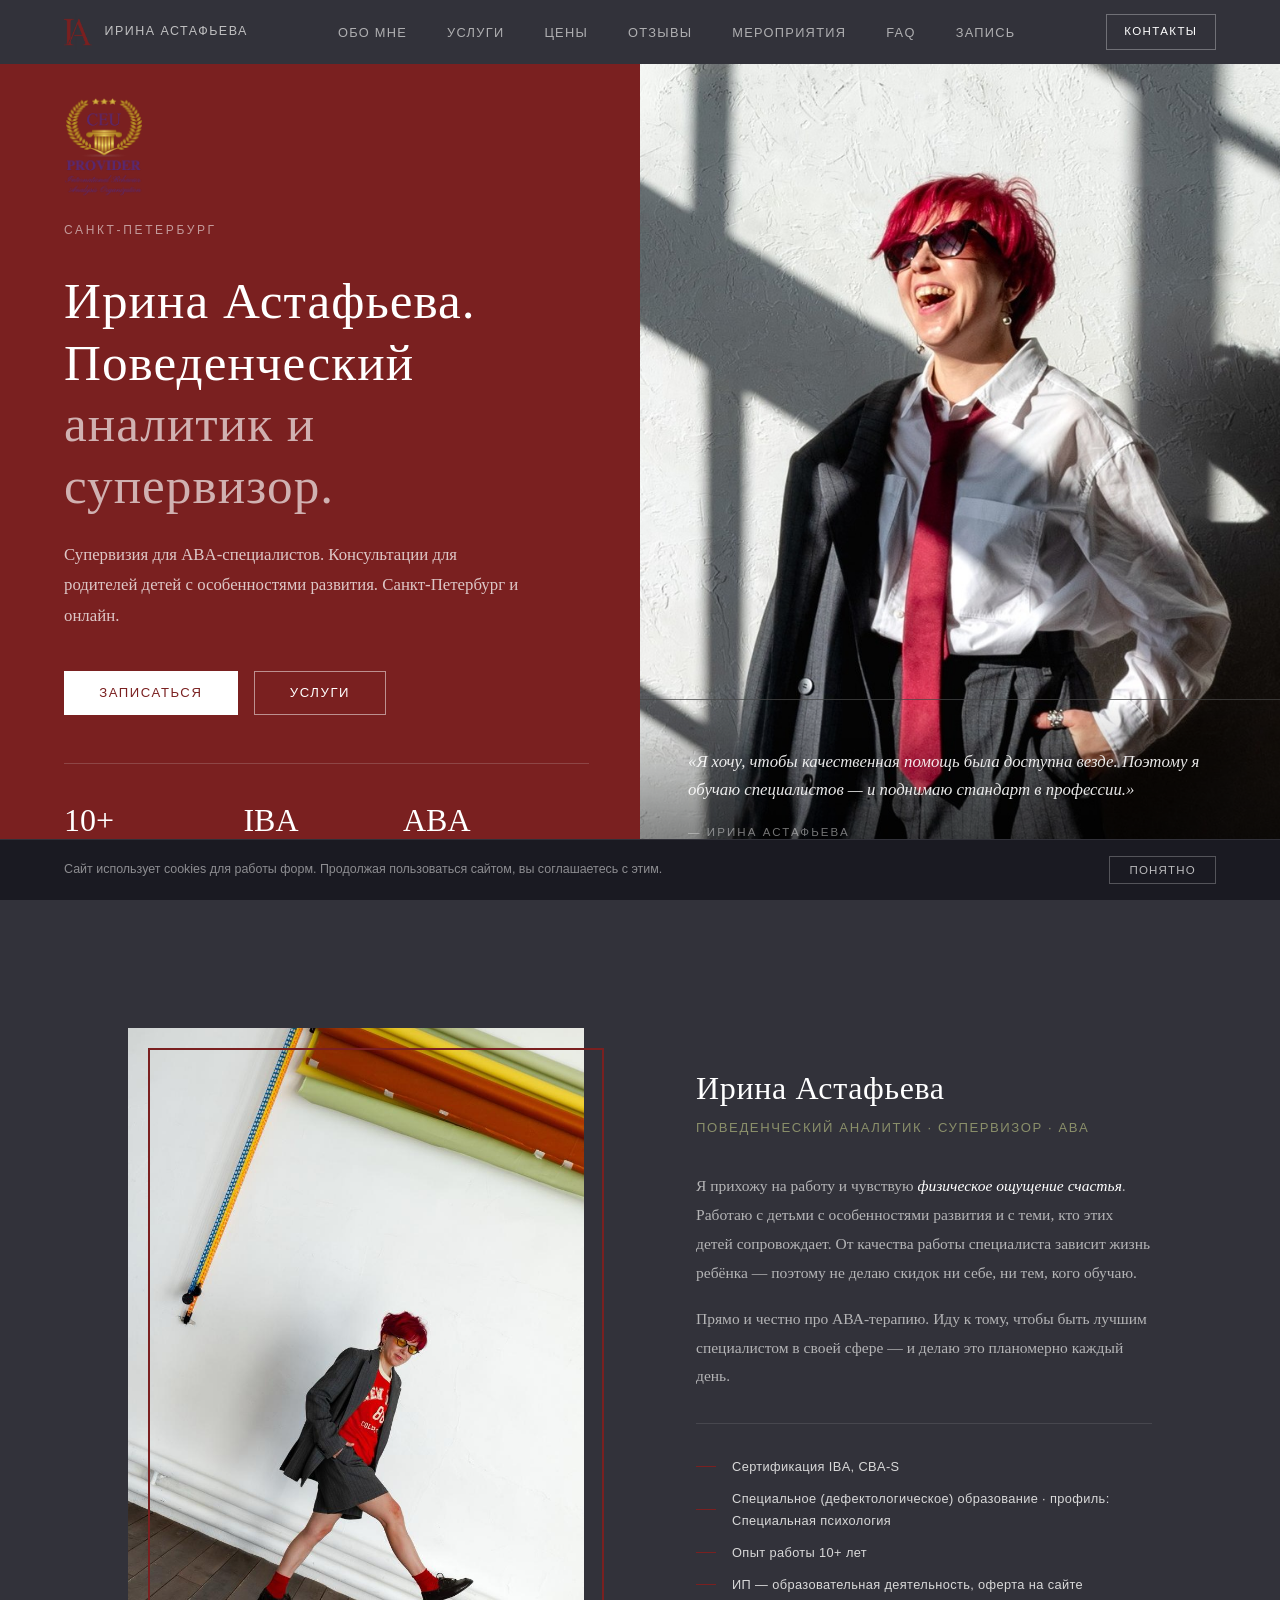
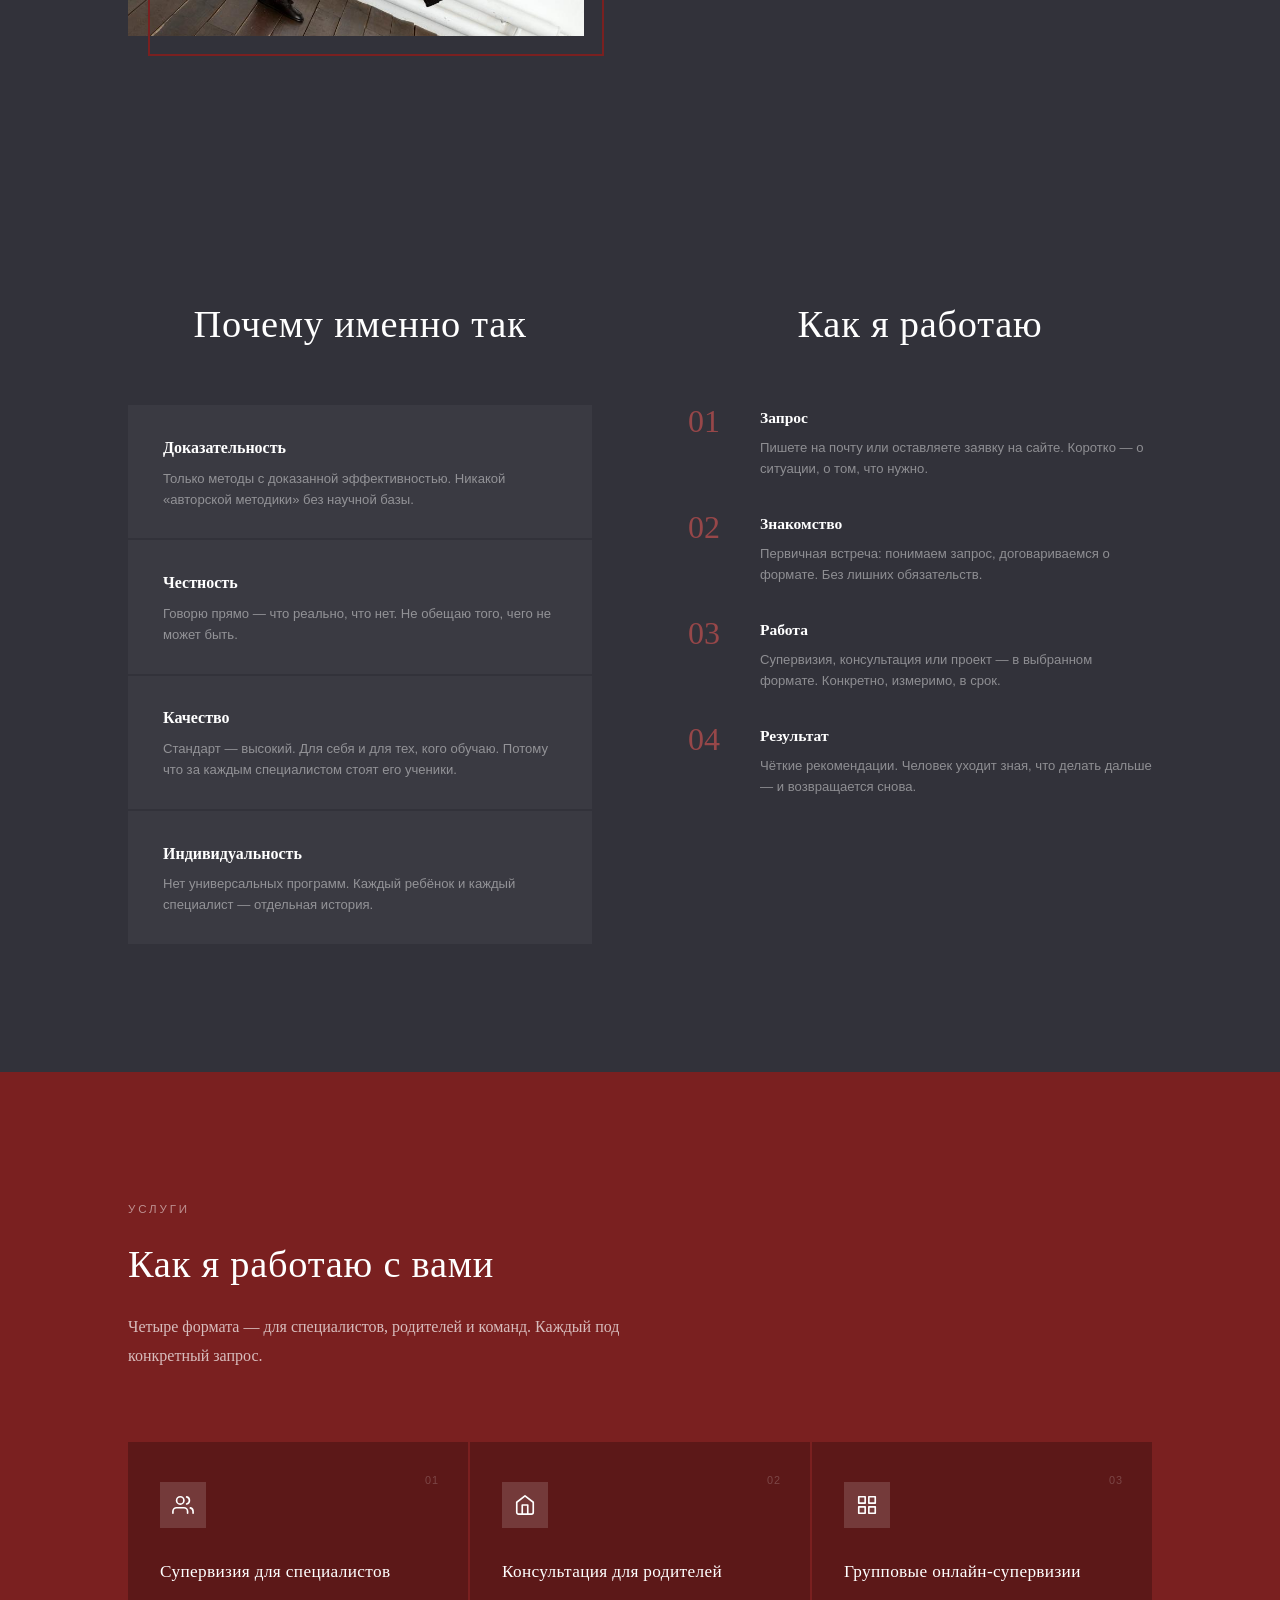
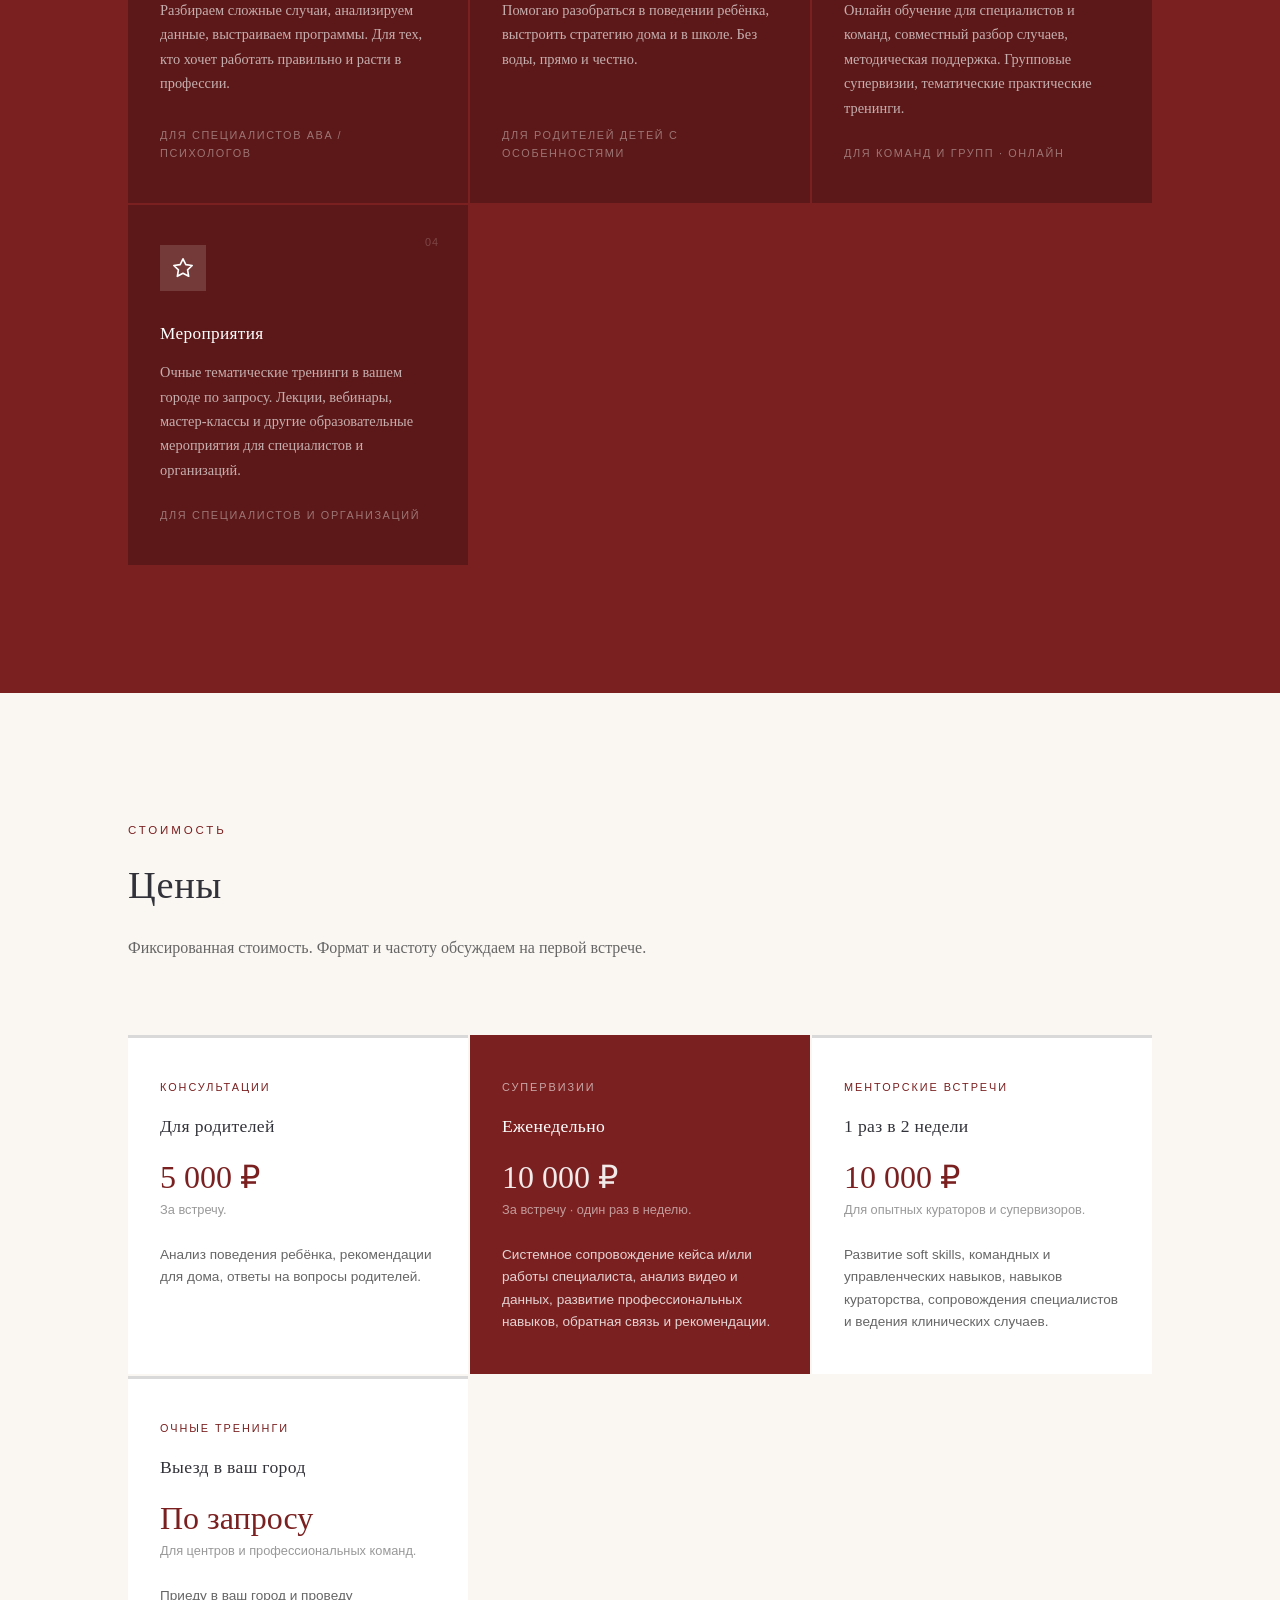
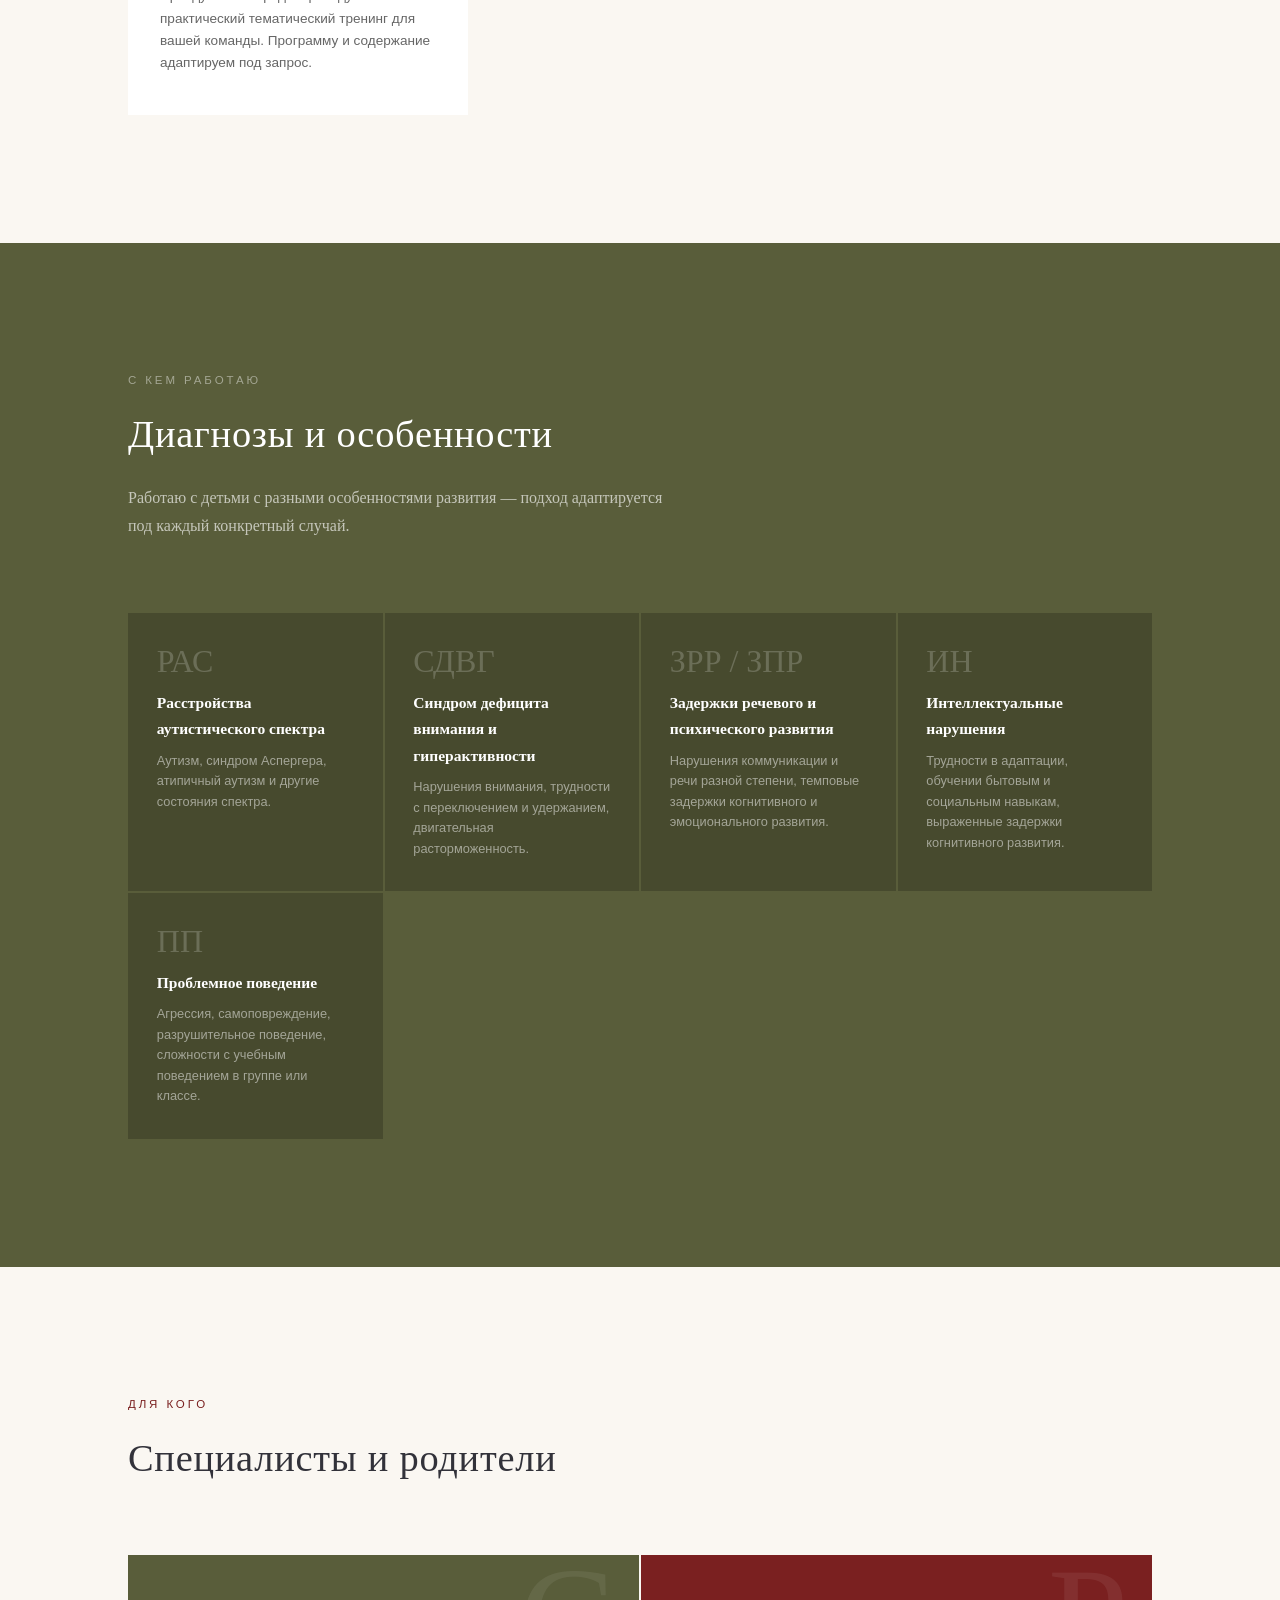
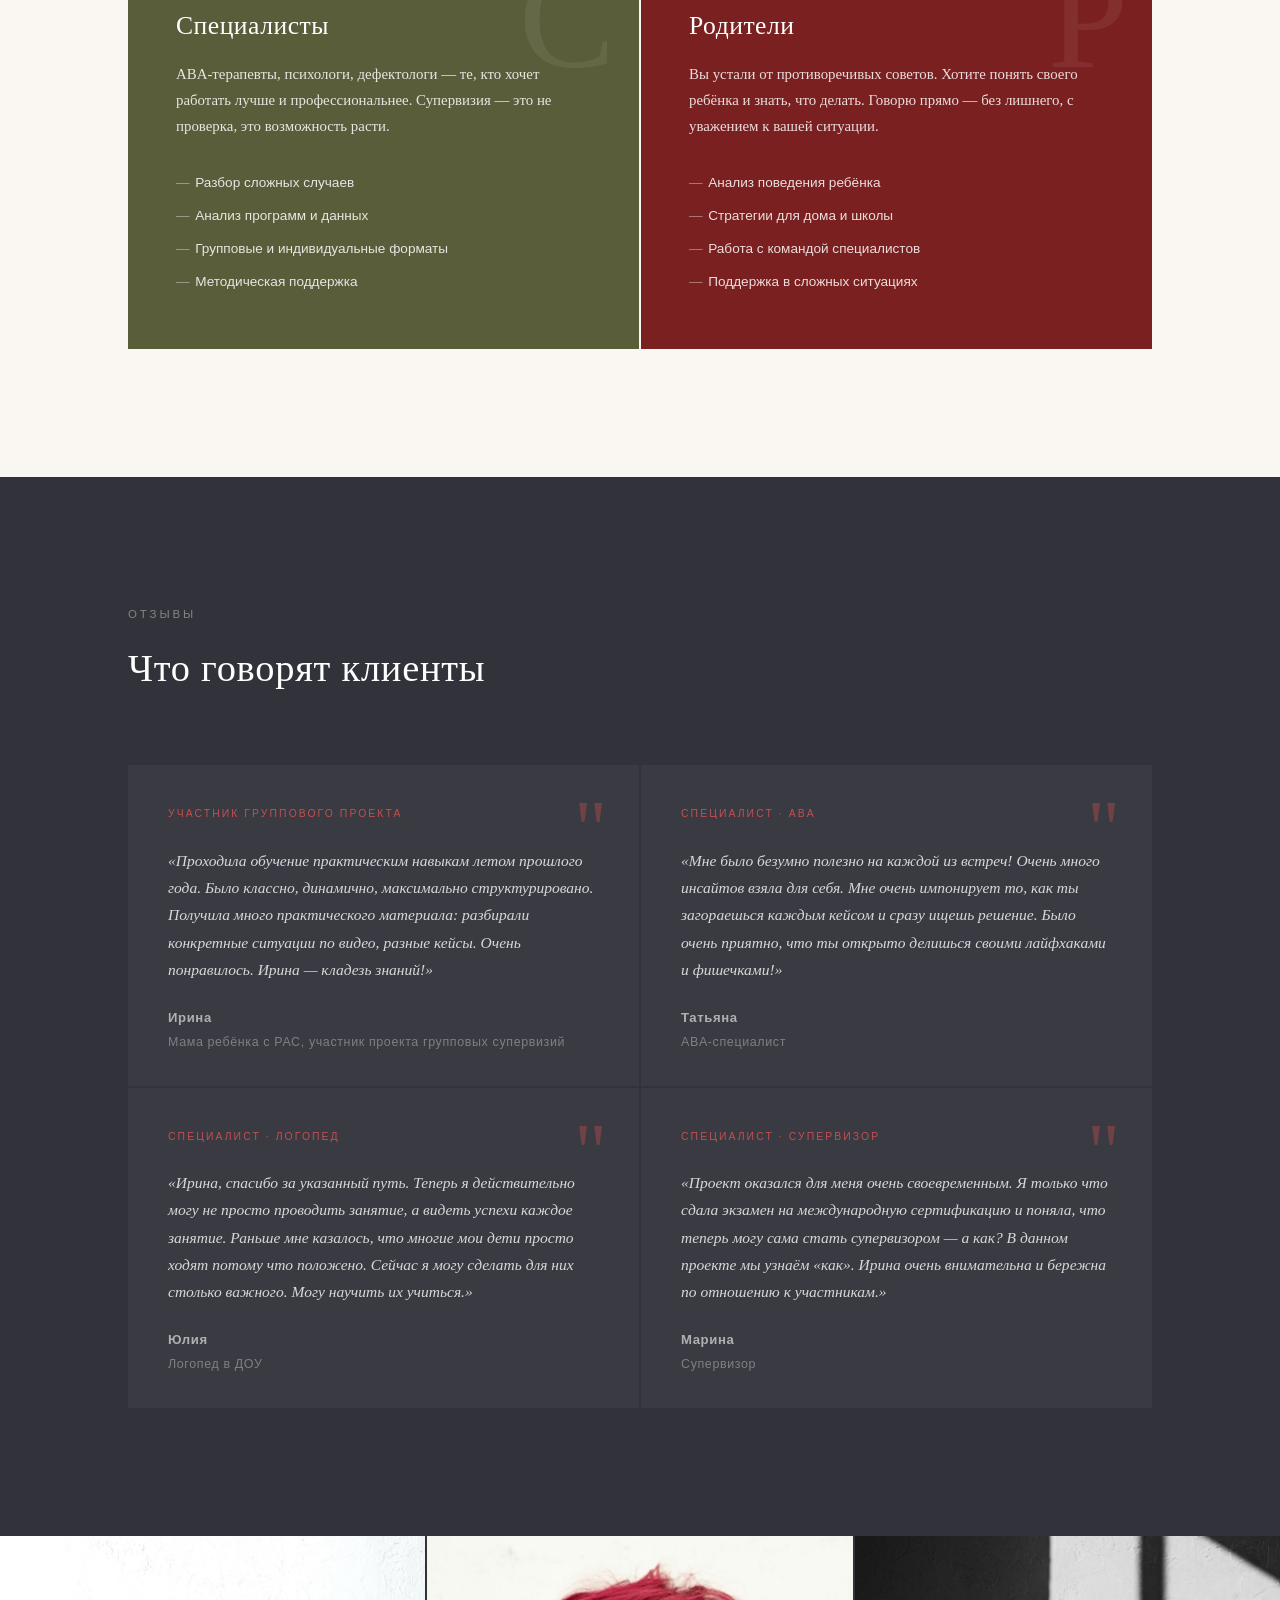
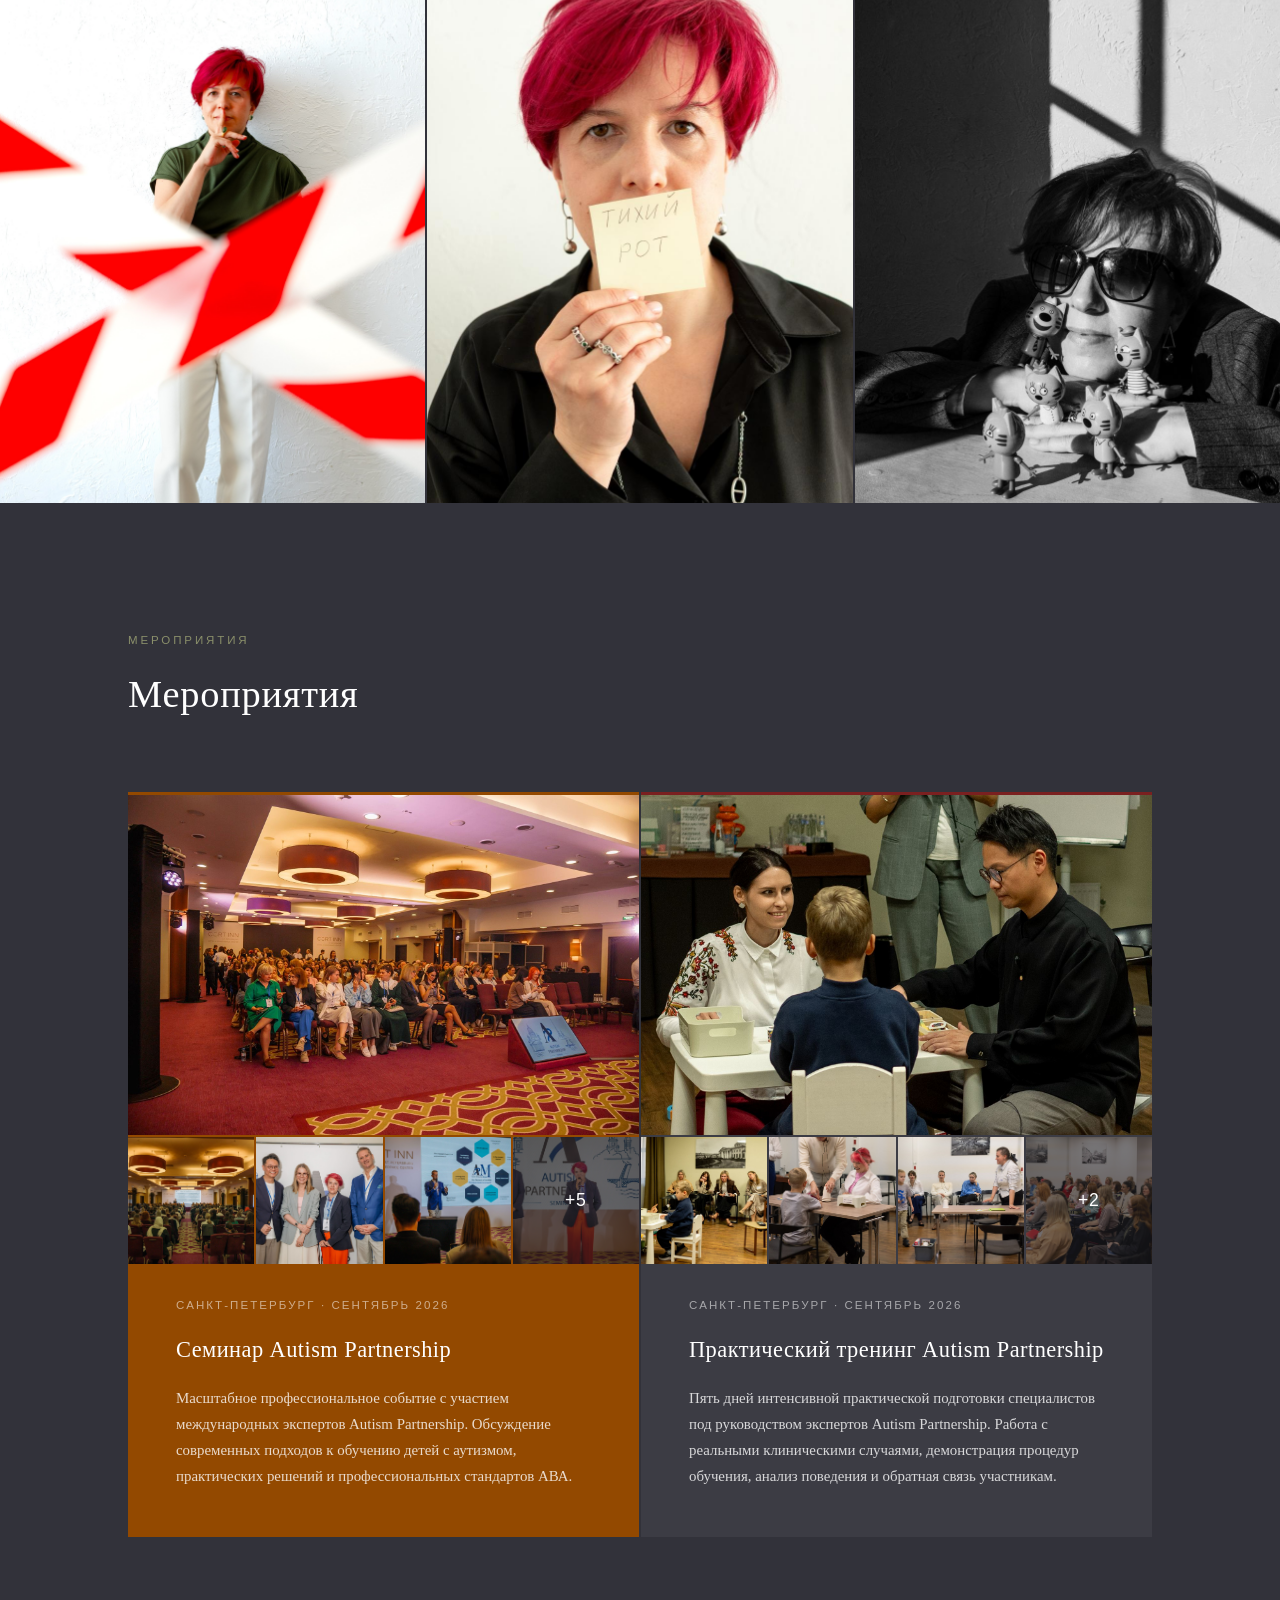
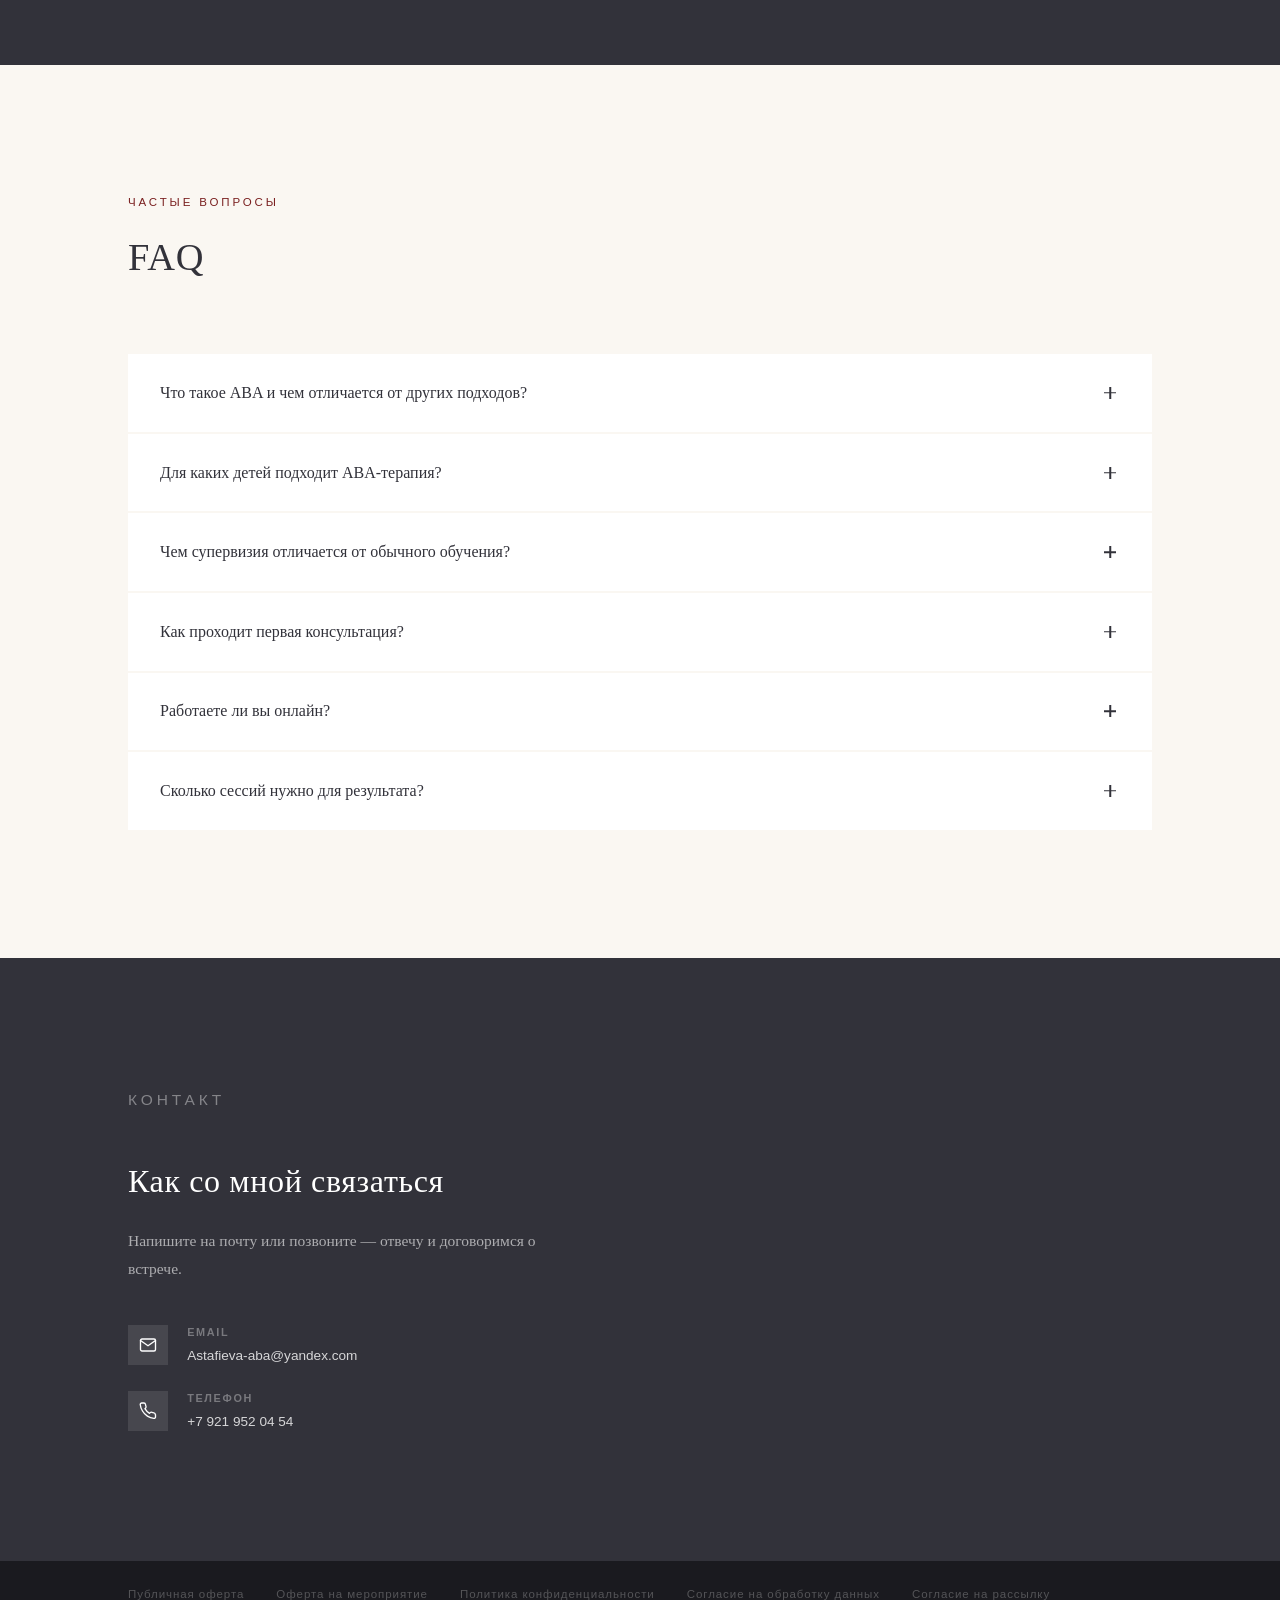
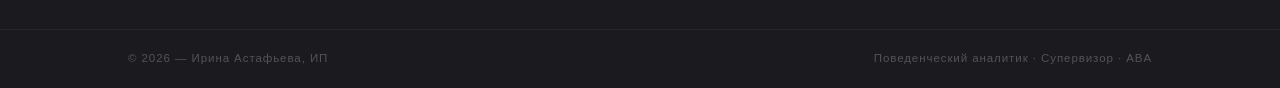
<file: index.html>
﻿<!DOCTYPE html>
<html lang="ru">
<head>
  <meta charset="UTF-8" />
  <meta name="viewport" content="width=device-width, initial-scale=1.0" />
  <title>Ирина Астафьева — поведенческий аналитик и супервизор ABA</title>
  <meta name="description" content="Ирина Астафьева — поведенческий аналитик, супервизор ABA. Супервизия для специалистов, консультации для родителей детей с особенностями развития. Санкт-Петербург и онлайн." />
  <meta property="og:title" content="Ирина Астафьева — поведенческий аналитик и супервизор ABA" />
  <meta property="og:description" content="Супервизия для ABA-специалистов. Консультации для родителей. Санкт-Петербург и онлайн." />
  <meta property="og:image" content="photo/hero-block.jpg" />
  <meta property="og:type" content="website" />
  <meta name="robots" content="index, follow" />
  <link rel="icon" href="photo/Logo.png" type="image/png" />
  <link rel="stylesheet" href="style.css" />
</head>
<body>

  <!-- Навигация -->
  <nav>
    <div class="logo" style="display:flex;align-items:center;gap:0.75rem;">
      <img src="photo/Logo.png" alt="Ирина Астафьева" style="height:36px;display:block;" />
      <span style="color:var(--ash);font-family:'Arial',sans-serif;font-size:0.78rem;letter-spacing:0.12em;text-transform:uppercase;opacity:0.85;">Ирина Астафьева</span>
    </div>
    <button class="nav-toggle" id="navToggle" aria-label="Меню">
      <span></span><span></span><span></span>
    </button>
    <ul id="navMenu">
      <li><a href="#about">Обо мне</a></li>
      <li><a href="#services">Услуги</a></li>
      <li><a href="#pricing">Цены</a></li>
      <li><a href="#testimonials">Отзывы</a></li>
      <li><a href="#events">Мероприятия</a></li>
      <li><a href="#faq">FAQ</a></li>
      <li><a href="#contact">Запись</a></li>
    </ul>
    <a href="#contact" class="nav-cta">Контакты</a>
  </nav>

  <!-- Герой -->
  <section class="hero">
    <div class="hero-text">
      <img src="photo/IBAO%20CEU%20Provider.png" alt="IBAO CEU Provider" class="ibao-hero-badge" />
      <p class="eyebrow">Санкт-Петербург</p>
      <h1>Ирина Астафьева.<br>Поведенческий<br><em>аналитик и супервизор.</em></h1>
      <p>Супервизия для ABA-специалистов. Консультации для родителей детей с особенностями развития. Санкт-Петербург и онлайн.</p>
      <div class="hero-cta">
        <a href="#contact" class="btn-primary">Записаться</a>
        <a href="#services" class="btn-outline">Услуги</a>
      </div>
      <div class="hero-stats">
        <div class="stat">
          <div class="num">10+</div>
          <div class="label">Лет в профессии</div>
        </div>
        <div class="stat">
          <div class="num">IBA</div>
          <div class="label">Сертификация</div>
        </div>
        <div class="stat">
          <div class="num">ABA</div>
          <div class="label">Доказательный подход</div>
        </div>
      </div>
    </div>
    <div class="hero-visual">
      <img src="photo/hero-block.jpg" alt="Ирина Астафьева" />
      <div class="hero-quote">
        <blockquote>
          «Я хочу, чтобы качественная помощь была доступна везде. Поэтому я обучаю специалистов — и поднимаю стандарт в профессии.»
        </blockquote>
        <cite>— Ирина Астафьева</cite>
      </div>
    </div>
  </section>

  <!-- О специалисте -->
  <section id="about">
    <div class="about-photo-wrap">
      <div class="about-photo">
        <img src="photo/DSC_3313_resized.jpg" alt="Ирина Астафьева" style="width:100%;height:100%;object-fit:cover;object-position:center top;" />
      </div>
    </div>
    <div class="about-text">
      <h2>Ирина Астафьева</h2>
      <p class="title-role">Поведенческий аналитик · Супервизор · ABA</p>
      <p>Я прихожу на работу и чувствую <strong>физическое ощущение счастья</strong>. Работаю с детьми с особенностями развития и с теми, кто этих детей сопровождает. От качества работы специалиста зависит жизнь ребёнка — поэтому не делаю скидок ни себе, ни тем, кого обучаю.</p>
      <p>Прямо и честно про АВА-терапию. Иду к тому, чтобы быть лучшим специалистом в своей сфере — и делаю это планомерно каждый день.</p>
      <div class="credentials">
        <div class="credential">Сертификация IBA, CBA-S</div>
        <div class="credential">Специальное (дефектологическое) образование · профиль: Специальная психология</div>
        <div class="credential">Опыт работы 10+ лет</div>
        <div class="credential">ИП — образовательная деятельность, оферта на сайте</div>
      </div>
    </div>
  </section>

  <!-- Ценности + Подход -->
  <section id="values">
    <div>
      <h2 class="section-title">Почему именно так</h2>
      <div class="values-list">
        <div class="value-item reveal">
          <h4>Доказательность</h4>
          <p>Только методы с доказанной эффективностью. Никакой «авторской методики» без научной базы.</p>
        </div>
        <div class="value-item reveal">
          <h4>Честность</h4>
          <p>Говорю прямо — что реально, что нет. Не обещаю того, чего не может быть.</p>
        </div>
        <div class="value-item reveal">
          <h4>Качество</h4>
          <p>Стандарт — высокий. Для себя и для тех, кого обучаю. Потому что за каждым специалистом стоят его ученики.</p>
        </div>
        <div class="value-item reveal">
          <h4>Индивидуальность</h4>
          <p>Нет универсальных программ. Каждый ребёнок и каждый специалист — отдельная история.</p>
        </div>
      </div>
    </div>
    <div>
      <h2 class="section-title">Как я работаю</h2>
      <div class="values-steps">
        <div class="values-step">
          <span class="values-step-num">01</span>
          <div>
            <h4>Запрос</h4>
            <p>Пишете на почту или оставляете заявку на сайте. Коротко — о ситуации, о том, что нужно.</p>
          </div>
        </div>
        <div class="values-step">
          <span class="values-step-num">02</span>
          <div>
            <h4>Знакомство</h4>
            <p>Первичная встреча: понимаем запрос, договариваемся о формате. Без лишних обязательств.</p>
          </div>
        </div>
        <div class="values-step">
          <span class="values-step-num">03</span>
          <div>
            <h4>Работа</h4>
            <p>Супервизия, консультация или проект — в выбранном формате. Конкретно, измеримо, в срок.</p>
          </div>
        </div>
        <div class="values-step">
          <span class="values-step-num">04</span>
          <div>
            <h4>Результат</h4>
            <p>Чёткие рекомендации. Человек уходит зная, что делать дальше — и возвращается снова.</p>
          </div>
        </div>
      </div>
    </div>
  </section>

  <!-- Услуги -->
  <section id="services">
    <p class="section-label">Услуги</p>
    <h2 class="section-title">Как я работаю с вами</h2>
    <p class="section-subtitle">Четыре формата — для специалистов, родителей и команд. Каждый под конкретный запрос.</p>
    <div class="services-grid">
      <div class="service-card reveal">
        <span class="num-badge">01</span>
        <div class="icon"><svg viewBox="0 0 24 24"><path d="M17 21v-2a4 4 0 0 0-4-4H5a4 4 0 0 0-4 4v2"/><circle cx="9" cy="7" r="4"/><path d="M23 21v-2a4 4 0 0 0-3-3.87"/><path d="M16 3.13a4 4 0 0 1 0 7.75"/></svg></div>
        <h3>Супервизия для специалистов</h3>
        <p>Разбираем сложные случаи, анализируем данные, выстраиваем программы. Для тех, кто хочет работать правильно и расти в профессии.</p>
        <span class="s-tag">Для специалистов ABA / психологов</span>
      </div>
      <div class="service-card reveal">
        <span class="num-badge">02</span>
        <div class="icon"><svg viewBox="0 0 24 24"><path d="M3 9l9-7 9 7v11a2 2 0 0 1-2 2H5a2 2 0 0 1-2-2z"/><polyline points="9 22 9 12 15 12 15 22"/></svg></div>
        <h3>Консультация для родителей</h3>
        <p>Помогаю разобраться в поведении ребёнка, выстроить стратегию дома и в школе. Без воды, прямо и честно.</p>
        <span class="s-tag">Для родителей детей с особенностями</span>
      </div>
      <div class="service-card reveal">
        <span class="num-badge">03</span>
        <div class="icon"><svg viewBox="0 0 24 24"><rect x="3" y="3" width="7" height="7"/><rect x="14" y="3" width="7" height="7"/><rect x="14" y="14" width="7" height="7"/><rect x="3" y="14" width="7" height="7"/></svg></div>
        <h3>Групповые онлайн-супервизии</h3>
        <p>Онлайн обучение для специалистов и команд, совместный разбор случаев, методическая поддержка. Групповые супервизии, тематические практические тренинги.</p>
        <span class="s-tag">Для команд и групп · онлайн</span>
      </div>
      <div class="service-card reveal">
        <span class="num-badge">04</span>
        <div class="icon"><svg viewBox="0 0 24 24"><polygon points="12 2 15.09 8.26 22 9.27 17 14.14 18.18 21.02 12 17.77 5.82 21.02 7 14.14 2 9.27 8.91 8.26 12 2"/></svg></div>
        <h3>Мероприятия</h3>
        <p>Очные тематические тренинги в вашем городе по запросу. Лекции, вебинары, мастер-классы и другие образовательные мероприятия для специалистов и организаций.</p>
        <span class="s-tag">Для специалистов и организаций</span>
      </div>
    </div>
  </section>

  <!-- Цены -->
  <section id="pricing">
    <p class="section-label">Стоимость</p>
    <h2 class="section-title">Цены</h2>
    <p class="section-subtitle">Фиксированная стоимость. Формат и частоту обсуждаем на первой встрече.</p>
    <div class="pricing-grid">
      <div class="price-card reveal">
        <p class="p-tag">Консультации</p>
        <h3>Для родителей</h3>
        <div class="price-val">5 000 ₽</div>
        <p class="price-desc">За встречу.</p>
        <p class="price-text">Анализ поведения ребёнка, рекомендации для дома, ответы на вопросы родителей.</p>
      </div>
      <div class="price-card featured">
        <p class="p-tag">Супервизии</p>
        <h3>Еженедельно</h3>
        <div class="price-val">10 000 ₽</div>
        <p class="price-desc">За встречу · один раз в неделю.</p>
        <p class="price-text">Системное сопровождение кейса и/или работы специалиста, анализ видео и данных, развитие профессиональных навыков, обратная связь и рекомендации.</p>
      </div>
      <div class="price-card reveal">
        <p class="p-tag">Менторские встречи</p>
        <h3>1 раз в 2 недели</h3>
        <div class="price-val">10 000 ₽</div>
        <p class="price-desc">Для опытных кураторов и супервизоров.</p>
        <p class="price-text">Развитие soft skills, командных и управленческих навыков, навыков кураторства, сопровождения специалистов и ведения клинических случаев.</p>
      </div>
      <div class="price-card reveal">
        <p class="p-tag">Очные тренинги</p>
        <h3>Выезд в ваш город</h3>
        <div class="price-val">По запросу</div>
        <p class="price-desc">Для центров и профессиональных команд.</p>
        <p class="price-text">Приеду в ваш город и проведу практический тематический тренинг для вашей команды. Программу и содержание адаптируем под запрос.</p>
      </div>
    </div>
  </section>

  <!-- С кем работаю -->
  <section id="who">
    <p class="section-label">С кем работаю</p>
    <h2 class="section-title">Диагнозы и особенности</h2>
    <p class="section-subtitle">Работаю с детьми с разными особенностями развития — подход адаптируется под каждый конкретный случай.</p>
    <div class="who-grid">
      <div class="who-card reveal">
        <div class="who-abbr">РАС</div>
        <h4>Расстройства аутистического спектра</h4>
        <p>Аутизм, синдром Аспергера, атипичный аутизм и другие состояния спектра.</p>
      </div>
      <div class="who-card reveal">
        <div class="who-abbr">СДВГ</div>
        <h4>Синдром дефицита внимания и гиперактивности</h4>
        <p>Нарушения внимания, трудности с переключением и удержанием, двигательная расторможенность.</p>
      </div>
      <div class="who-card reveal">
        <div class="who-abbr">ЗРР / ЗПР</div>
        <h4>Задержки речевого и психического развития</h4>
        <p>Нарушения коммуникации и речи разной степени, темповые задержки когнитивного и эмоционального развития.</p>
      </div>
      <div class="who-card reveal">
        <div class="who-abbr">ИН</div>
        <h4>Интеллектуальные нарушения</h4>
        <p>Трудности в адаптации, обучении бытовым и социальным навыкам, выраженные задержки когнитивного развития.</p>
      </div>
      <div class="who-card reveal">
        <div class="who-abbr">ПП</div>
        <h4>Проблемное поведение</h4>
        <p>Агрессия, самоповреждение, разрушительное поведение, сложности с учебным поведением в группе или классе.</p>
      </div>
    </div>
  </section>

  <!-- Для кого -->
  <section id="audience">
    <p class="section-label">Для кого</p>
    <h2 class="section-title">Специалисты и родители</h2>
    <div class="audience-grid">
      <div class="audience-card for-spec">
        <span class="big-letter">С</span>
        <h3>Специалисты</h3>
        <p>ABA-терапевты, психологи, дефектологи — те, кто хочет работать лучше и профессиональнее. Супервизия — это не проверка, это возможность расти.</p>
        <ul>
          <li>Разбор сложных случаев</li>
          <li>Анализ программ и данных</li>
          <li>Групповые и индивидуальные форматы</li>
          <li>Методическая поддержка</li>
        </ul>
      </div>
      <div class="audience-card for-parents">
    <span class="big-letter">Р</span>
        <h3>Родители</h3>
        <p>Вы устали от противоречивых советов. Хотите понять своего ребёнка и знать, что делать. Говорю прямо — без лишнего, с уважением к вашей ситуации.</p>
        <ul>
          <li>Анализ поведения ребёнка</li>
          <li>Стратегии для дома и школы</li>
          <li>Работа с командой специалистов</li>
          <li>Поддержка в сложных ситуациях</li>
        </ul>
      </div>
    </div>
  </section>

  <!-- Отзывы -->
  <section id="testimonials">
    <p class="section-label">Отзывы</p>
    <h2 class="section-title">Что говорят клиенты</h2>
    <div class="testimonials-grid">
      <div class="testimonial-card reveal">
        <span class="t-quote-mark">"</span>
        <p class="t-type">Участник группового проекта</p>
        <div class="t-text-wrap"><blockquote>«Проходила обучение практическим навыкам летом прошлого года. Было классно, динамично, максимально структурировано. Получила много практического материала: разбирали конкретные ситуации по видео, разные кейсы. Очень понравилось. Ирина — кладезь знаний!»</blockquote></div>
        <button class="t-expand-btn">Читать далее</button>
        <div class="t-author"><strong>Ирина</strong>Мама ребёнка с РАС, участник проекта групповых супервизий</div>
      </div>
      <div class="testimonial-card reveal">
        <span class="t-quote-mark">"</span>
        <p class="t-type">Специалист · ABA</p>
        <div class="t-text-wrap"><blockquote>«Мне было безумно полезно на каждой из встреч! Очень много инсайтов взяла для себя. Мне очень импонирует то, как ты загораешься каждым кейсом и сразу ищешь решение. Было очень приятно, что ты открыто делишься своими лайфхаками и фишечками!»</blockquote></div>
        <button class="t-expand-btn">Читать далее</button>
        <div class="t-author"><strong>Татьяна</strong>ABA-специалист</div>
      </div>
      <div class="testimonial-card reveal">
        <span class="t-quote-mark">"</span>
        <p class="t-type">Специалист · Логопед</p>
        <div class="t-text-wrap"><blockquote>«Ирина, спасибо за указанный путь. Теперь я действительно могу не просто проводить занятие, а видеть успехи каждое занятие. Раньше мне казалось, что многие мои дети просто ходят потому что положено. Сейчас я могу сделать для них столько важного. Могу научить их учиться.»</blockquote></div>
        <button class="t-expand-btn">Читать далее</button>
        <div class="t-author"><strong>Юлия</strong>Логопед в ДОУ</div>
      </div>
      <div class="testimonial-card reveal">
        <span class="t-quote-mark">"</span>
        <p class="t-type">Специалист · Супервизор</p>
        <div class="t-text-wrap"><blockquote>«Проект оказался для меня очень своевременным. Я только что сдала экзамен на международную сертификацию и поняла, что теперь могу сама стать супервизором — а как? В данном проекте мы узнаём «как». Ирина очень внимательна и бережна по отношению к участникам.»</blockquote></div>
        <button class="t-expand-btn">Читать далее</button>
        <div class="t-author"><strong>Марина</strong>Супервизор</div>
      </div>
    </div>
  </section>

  <!-- Фото-полоса -->
  <div class="photo-strip">
    <div class="photo-strip-item"><img src="photo/strogo.jpg" alt="" /></div>
    <div class="photo-strip-item"><img src="photo/tiho_rot.jpg" alt="" /></div>
    <div class="photo-strip-item"><img src="photo/blok_galeriya_3.jpg" alt="" /></div>
  </div>

  <!-- Мероприятия -->
  <section id="events">
    <p class="section-label">Мероприятия</p>
    <h2 class="section-title">Мероприятия</h2>
    <div class="events-grid">
      <article class="event-card reveal">
        <div class="event-gallery" data-photos="events-photo/seminar/02.jpg,events-photo/seminar/08.jpg,events-photo/seminar/09.jpg,events-photo/seminar/07.jpg,events-photo/seminar/04.jpg,events-photo/seminar/05.jpg,events-photo/seminar/06.jpg,events-photo/seminar/03.jpg,events-photo/seminar/10.jpg,events-photo/seminar/01.jpg" data-alt="Семинар Autism Partnership"></div>
        <p class="event-meta">Санкт-Петербург · Сентябрь 2026</p>
        <h3>Семинар Autism Partnership</h3>
        <p>Масштабное профессиональное событие с участием международных экспертов Autism Partnership. Обсуждение современных подходов к обучению детей с аутизмом, практических решений и профессиональных стандартов АВА.</p>
      </article>
      <article class="event-card reveal">
        <div class="event-gallery" data-photos="events-photo/training/07.jpg,events-photo/training/01.jpg,events-photo/training/06.jpg,events-photo/training/05.jpg,events-photo/training/02.jpg,events-photo/training/04.jpg,events-photo/training/03.jpg" data-alt="Практический тренинг Autism Partnership"></div>
        <p class="event-meta">Санкт-Петербург · Сентябрь 2026</p>
        <h3>Практический тренинг Autism Partnership</h3>
        <p>Пять дней интенсивной практической подготовки специалистов под руководством экспертов Autism Partnership. Работа с реальными клиническими случаями, демонстрация процедур обучения, анализ поведения и обратная связь участникам.</p>
      </article>
    </div>
  </section>

  <!-- FAQ -->
  <section id="faq">
    <p class="section-label">Частые вопросы</p>
    <h2 class="section-title">FAQ</h2>
    <div class="faq-list">
      <div class="faq-item reveal">
        <button class="faq-question" onclick="toggleFaq(this)">
          Что такое ABA и чем отличается от других подходов?
          <span class="faq-icon"></span>
        </button>
        <div class="faq-answer">
          <p>ABA (прикладной анализ поведения) — это наука о поведении. Всё что делает живой организм — это поведение, а значит его можно изменять с помощью прикладного анализа. В отличие от многих других методов, ABA опирается на измеримые данные и доказанную эффективность, а не на интуицию. ABA — один из немногих методов, вошедших в клинические рекомендации «расстройство аутистического спектра» Минздрава РФ.</p>
        </div>
      </div>
      <div class="faq-item reveal">
        <button class="faq-question" onclick="toggleFaq(this)">
          Для каких детей подходит ABA-терапия?
          <span class="faq-icon"></span>
        </button>
        <div class="faq-answer">
          <p>Методы ABA подходят любому человеку, который хочет быстро и эффективно обучаться. Именно поэтому в коррекционной педагогике ABA так востребована — если у ребёнка есть особенности или задержки развития, нужно выбирать самые быстрые и эффективные методы. Подход адаптируется под каждого — не существует универсальной программы.</p>
        </div>
      </div>
      <div class="faq-item reveal">
        <button class="faq-question" onclick="toggleFaq(this)">
          Чем супервизия отличается от обычного обучения?
          <span class="faq-icon"></span>
        </button>
        <div class="faq-answer">
          <p>Лекции дают теорию, тренинги — практические навыки и технику. Супервизия — это разбор реальных случаев из вашей практики. Вы приходите с конкретной ситуацией и уходите с конкретным решением. Кроме того, супервизия прокачивает ваше клиническое мышление, умение анализировать ситуации и принимать решения в моменте.</p>
        </div>
      </div>
      <div class="faq-item reveal">
        <button class="faq-question" onclick="toggleFaq(this)">
          Как проходит первая консультация?
          <span class="faq-icon"></span>
        </button>
        <div class="faq-answer">
          <p>Первая встреча — знакомство. Вы рассказываете о ситуации, я задаю уточняющие вопросы. Вместе определяем запрос и формат дальнейшей работы. Никаких обязательств до того, как оба поймём, что это подходит.</p>
        </div>
      </div>
      <div class="faq-item reveal">
        <button class="faq-question" onclick="toggleFaq(this)">
          Работаете ли вы онлайн?
          <span class="faq-icon"></span>
        </button>
        <div class="faq-answer">
          <p>Индивидуальные и групповые супервизии доступны онлайн. Практические тренинги — только очно.</p>
        </div>
      </div>
      <div class="faq-item reveal">
        <button class="faq-question" onclick="toggleFaq(this)">
          Сколько сессий нужно для результата?
          <span class="faq-icon"></span>
        </button>
        <div class="faq-answer">
          <p>Зависит от запроса. Для разбора одного случая может хватить 1–2 встреч. Для системного сопровождения — несколько месяцев. Обсуждаем на первой встрече.</p>
        </div>
      </div>
    </div>
  </section>

  <!-- Контакт -->
  <section id="contact">
    <div>
      <p class="section-label">Контакт</p>
      <h2>Как со мной связаться</h2>
      <p>Напишите на почту или позвоните — отвечу и договоримся о встрече.</p>
      <div class="contact-channels">
        <a href="mailto:Astafieva-aba@yandex.com" class="channel">
          <div class="channel-icon">
            <svg viewBox="0 0 24 24"><path d="M4 4h16c1.1 0 2 .9 2 2v12c0 1.1-.9 2-2 2H4c-1.1 0-2-.9-2-2V6c0-1.1.9-2 2-2z"/><polyline points="22,6 12,13 2,6"/></svg>
          </div>
          <div class="channel-text">
            <strong>Email</strong>
            Astafieva-aba@yandex.com
          </div>
        </a>
        <a href="tel:+79219520454" class="channel">
          <div class="channel-icon">
            <svg viewBox="0 0 24 24"><path d="M22 16.92v3a2 2 0 0 1-2.18 2 19.79 19.79 0 0 1-8.63-3.07A19.5 19.5 0 0 1 4.69 12a19.79 19.79 0 0 1-3.07-8.67A2 2 0 0 1 3.6 1.27h3a2 2 0 0 1 2 1.72c.127.96.361 1.903.7 2.81a2 2 0 0 1-.45 2.11L7.91 8.91a16 16 0 0 0 6.16 6.16l.91-.91a2 2 0 0 1 2.11-.45c.907.339 1.85.573 2.81.7a2 2 0 0 1 1.72 2.01z"/></svg>
          </div>
          <div class="channel-text">
            <strong>Телефон</strong>
            +7 921 952 04 54
          </div>
        </a>
      </div>
    </div>

    <div class="ya-form-wrap">
      <iframe src="https://forms.yandex.ru/u/69dc9eb802848fa11ccf3f2d?iframe=1" frameborder="0" name="ya-form-69dc9eb802848fa11ccf3f2d" width="100%"></iframe>
      <script>window.addEventListener("message",function(e){if(e.data&&e.data.source==="ya-form-69dc9eb802848fa11ccf3f2d"){document.querySelector("[name='ya-form-69dc9eb802848fa11ccf3f2d']").style.height=e.data.height+"px";}});</script>
    </div>
  </section>

  <!-- Кнопка наверх -->
  <button id="back-to-top" aria-label="Наверх">
    <svg viewBox="0 0 24 24"><polyline points="18 15 12 9 6 15"/></svg>
  </button>

  <!-- Футер -->
  <footer>
    <div class="footer-top">
      <a href="document/Публичная_оферта_о_заключении_договора_об_оказании_платных_дополнительных.pdf" target="_blank">Публичная оферта</a>
      <a href="document/оферта мероприятие.pdf" target="_blank">Оферта на мероприятие</a>
      <a href="document/Политика конфиденциальности.pdf" target="_blank">Политика конфиденциальности</a>
      <a href="document/CОГЛАСИЕ_НА_ОБРАБОТКУ_ПЕРСОНАЛЬНЫХ_ДАННЫХ.pdf" target="_blank">Согласие на обработку данных</a>
      <a href="document/СОГЛАСИЕ_НА_ПОЛУЧЕНИЕ_РАССЫЛКИ_И_РЕКЛАМНЫХ_МАТЕРИАЛОВ.pdf" target="_blank">Согласие на рассылку</a>
    </div>
    <div class="footer-bottom">
      <span>© 2026 — Ирина Астафьева, ИП</span>
      <span>Поведенческий аналитик · Супервизор · ABA</span>
    </div>
  </footer>

  <!-- Куки-плашка -->
  <div class="cookie-bar" id="cookieBar">
    <span>Сайт использует cookies для работы форм. Продолжая пользоваться сайтом, вы соглашаетесь с этим.</span>
    <button onclick="document.getElementById('cookieBar').style.display='none';localStorage.setItem('cookie_ok','1')">Понятно</button>
  </div>

  <script src="https://forms.yandex.ru/_static/embed.js"></script>
  <div class="mobile-nav">
    <div class="mobile-nav-inner">
      <a href="#services" class="mobile-nav-item">
        <svg viewBox="0 0 24 24"><path d="M17 21v-2a4 4 0 0 0-4-4H5a4 4 0 0 0-4 4v2"/><circle cx="9" cy="7" r="4"/></svg>
        <span>Услуги</span>
      </a>
      <a href="#events" class="mobile-nav-item">
        <svg viewBox="0 0 24 24"><rect x="3" y="4" width="18" height="18" rx="2"/><line x1="16" y1="2" x2="16" y2="6"/><line x1="8" y1="2" x2="8" y2="6"/><line x1="3" y1="10" x2="21" y2="10"/></svg>
        <span>Мероприятия</span>
      </a>
      <a href="#pricing" class="mobile-nav-item">
        <svg viewBox="0 0 24 24"><path d="M20.59 13.41l-7.17 7.17a2 2 0 0 1-2.83 0L2 12V2h10l8.59 8.59a2 2 0 0 1 0 2.82z"/><line x1="7" y1="7" x2="7.01" y2="7"/></svg>
        <span>Цены</span>
      </a>
      <a href="#contact" class="mobile-nav-item">
        <svg viewBox="0 0 24 24"><path d="M21 15a2 2 0 0 1-2 2H7l-4 4V5a2 2 0 0 1 2-2h14a2 2 0 0 1 2 2z"/></svg>
        <span>Запись</span>
      </a>
    </div>
  </div>

  <script src="script.js"></script>
</body>
</html>
</file>
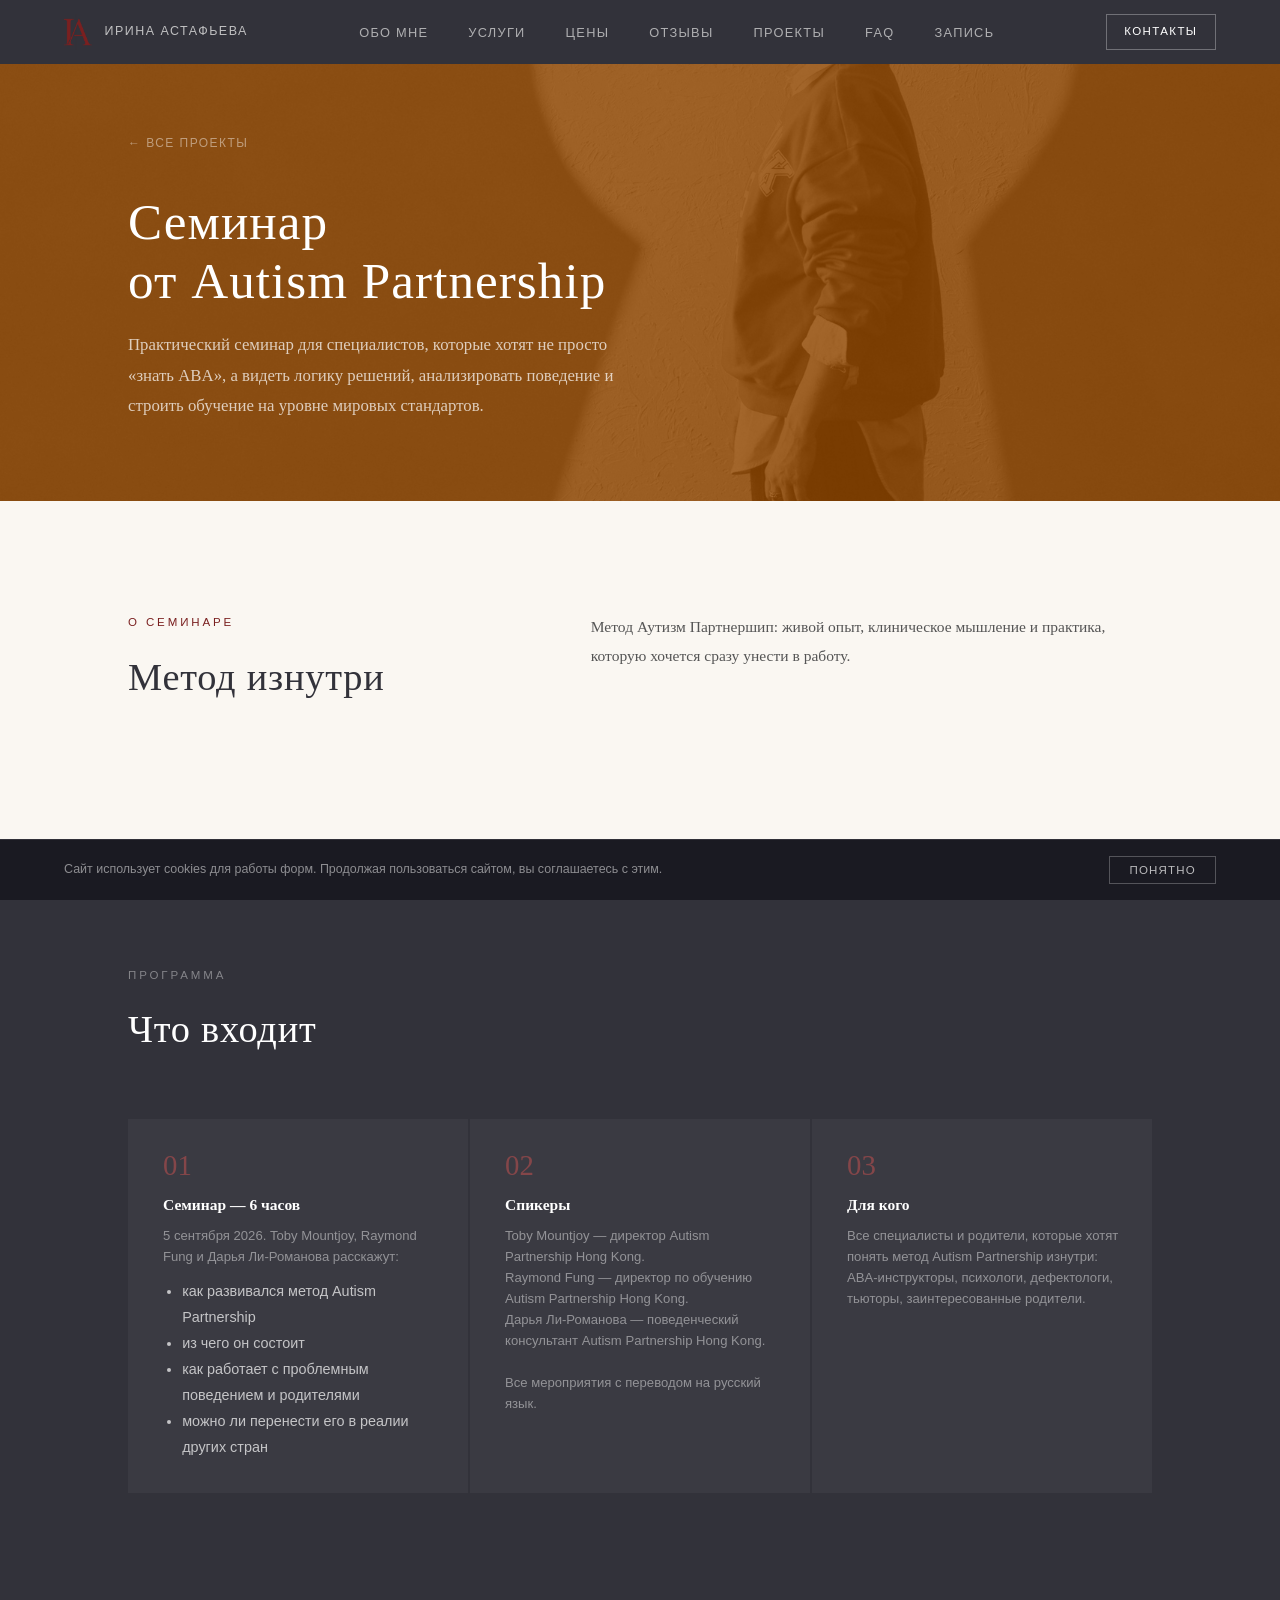
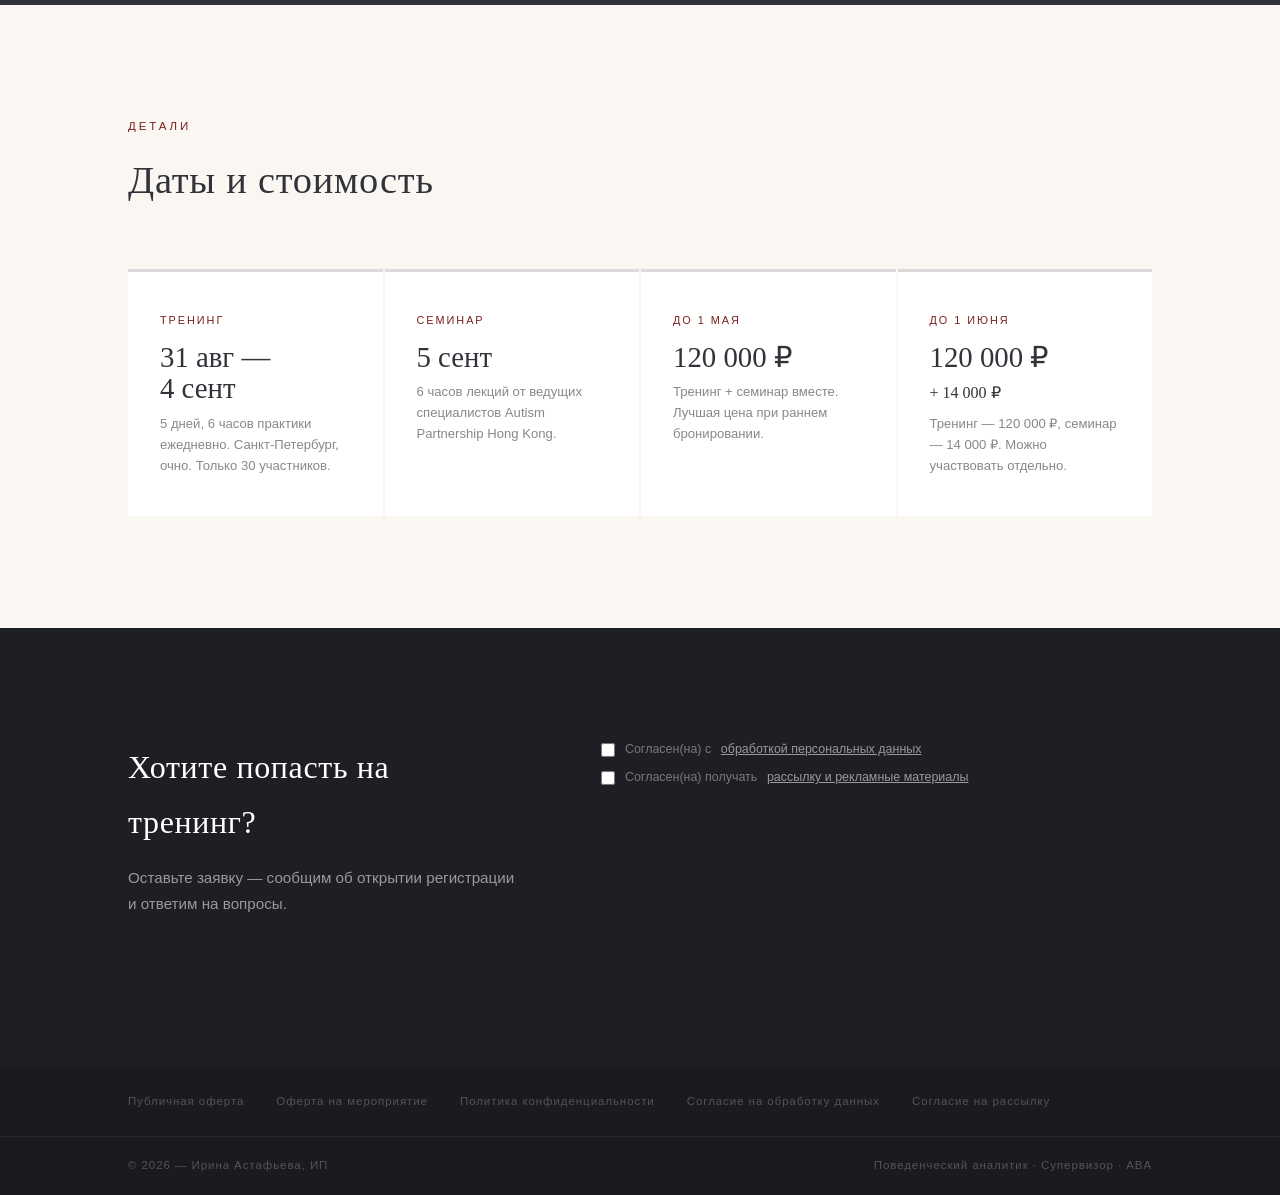
<file: autism-partnership-thmjay.html>
<!DOCTYPE html>
<html lang="ru">
<head>
  <meta charset="UTF-8" />
  <meta name="viewport" content="width=device-width, initial-scale=1.0" />
  <title>Семинар Autism Partnership — Ирина Астафьева</title>
  <link rel="icon" href="photo/Logo.png" type="image/png" />
  <link rel="stylesheet" href="style.css" />
</head>
<body>

  <nav>
    <div class="logo" style="display:flex;align-items:center;gap:0.75rem;">
      <a href="index.html"><img src="photo/Logo.png" alt="Ирина Астафьева" style="height:36px;display:block;" /></a>
      <a href="index.html" style="color:var(--ash);font-family:'Arial',sans-serif;font-size:0.78rem;letter-spacing:0.12em;text-transform:uppercase;opacity:0.85;text-decoration:none;">Ирина Астафьева</a>
    </div>
    <button class="nav-toggle" id="navToggle" aria-label="Меню">
      <span></span><span></span><span></span>
    </button>
    <ul id="navMenu">
      <li><a href="index.html#about">Обо мне</a></li>
      <li><a href="index.html#services">Услуги</a></li>
      <li><a href="index.html#pricing">Цены</a></li>
      <li><a href="index.html#testimonials">Отзывы</a></li>
      <li><a href="projects.html">Проекты</a></li>
      <li><a href="index.html#faq">FAQ</a></li>
      <li><a href="index.html#contact">Запись</a></li>
    </ul>
    <a href="index.html#contact" class="nav-cta">Контакты</a>
  </nav>

  <!-- Герой -->
  <section class="project-hero" style="background: var(--wine);">
    <img class="bg-photo" src="photo/zamok.jpg" alt="" style="object-position:center;" />
    <div class="project-hero-content">
      <a href="projects.html" class="back-link">← Все проекты</a>
      <h1>Семинар<br>от Autism Partnership</h1>
      <p>Практический семинар для специалистов, которые хотят не просто «знать ABA», а видеть логику решений, анализировать поведение и строить обучение на уровне мировых стандартов.</p>
    </div>
  </section>

  <!-- О проекте -->
  <section class="project-about">
    <div>
      <p class="section-label">О семинаре</p>
      <h2 class="section-title">Метод изнутри</h2>
    </div>
    <div class="project-about-text reveal">
      <p>Метод Аутизм Партнершип: живой опыт, клиническое мышление и практика, которую хочется сразу унести в работу.</p>
    </div>
  </section>

  <!-- Два события -->
  <section class="project-for-whom">
    <p class="section-label">Программа</p>
    <h2 class="section-title">Что входит</h2>
    <div class="for-whom-grid">
      <div class="for-whom-item reveal">
        <div class="fw-num">01</div>
        <h4>Семинар — 6 часов</h4>
        <p>5 сентября 2026. Toby Mountjoy, Raymond Fung и Дарья Ли-Романова расскажут:</p>
        <ul style="margin-top:0.75rem;padding-left:1.2rem;font-family:'Arial',sans-serif;font-size:0.9rem;color:rgba(255,255,255,0.7);line-height:1.8;">
          <li>как развивался метод Autism Partnership</li>
          <li>из чего он состоит</li>
          <li>как работает с проблемным поведением и родителями</li>
          <li>можно ли перенести его в реалии других стран</li>
        </ul>
      </div>
      <div class="for-whom-item reveal">
        <div class="fw-num">02</div>
        <h4>Спикеры</h4>
        <p>Toby Mountjoy — директор Autism Partnership Hong Kong.<br>Raymond Fung — директор по обучению Autism Partnership Hong Kong.<br>Дарья Ли-Романова — поведенческий консультант Autism Partnership Hong Kong.<br><br>Все мероприятия с переводом на русский язык.</p>
      </div>
      <div class="for-whom-item reveal">
        <div class="fw-num">03</div>
        <h4>Для кого</h4>
        <p>Все специалисты и родители, которые хотят понять метод Autism Partnership изнутри: ABA-инструкторы, психологи, дефектологи, тьюторы, заинтересованные родители.</p>
      </div>
    </div>
  </section>

  <!-- Формат -->
  <section class="project-format">
    <p class="section-label">Детали</p>
    <h2 class="section-title">Даты и стоимость</h2>
    <div class="format-grid">
      <div class="format-item reveal">
        <p class="f-label">Тренинг</p>
        <div class="f-val">31 авг —<br>4 сент</div>
        <p>5 дней, 6 часов практики ежедневно. Санкт-Петербург, очно. Только 30 участников.</p>
      </div>
      <div class="format-item reveal">
        <p class="f-label">Семинар</p>
        <div class="f-val">5 сент</div>
        <p>6 часов лекций от ведущих специалистов Autism Partnership Hong Kong.</p>
      </div>
      <div class="format-item reveal">
        <p class="f-label">До 1 мая</p>
        <div class="f-val">120 000 ₽</div>
        <p>Тренинг + семинар вместе. Лучшая цена при раннем бронировании.</p>
      </div>
      <div class="format-item reveal">
        <p class="f-label">До 1 июня</p>
        <div class="f-val">120 000 ₽<br><span style="font-size:1rem">+ 14 000 ₽</span></div>
        <p>Тренинг — 120 000 ₽, семинар — 14 000 ₽. Можно участвовать отдельно.</p>
      </div>
    </div>
  </section>

  <!-- CTA -->
  <section class="project-cta-form">
    <div class="project-cta-form-inner">
      <div class="project-cta-form-text">
        <h2>Хотите попасть на тренинг?</h2>
        <p>Оставьте заявку — сообщим об открытии регистрации и ответим на вопросы.</p>
      </div>
      <div class="project-cta-form-embed">
        <div class="form-consents">
          <label><input type="checkbox"> Согласен(на) с <a href="document/CОГЛАСИЕ_НА_ОБРАБОТКУ_ПЕРСОНАЛЬНЫХ_ДАННЫХ.pdf" target="_blank">обработкой персональных данных</a></label>
          <label><input type="checkbox"> Согласен(на) получать <a href="document/СОГЛАСИЕ_НА_ПОЛУЧЕНИЕ_РАССЫЛКИ_И_РЕКЛАМНЫХ_МАТЕРИАЛОВ.pdf" target="_blank">рассылку и рекламные материалы</a></label>
        </div>
        <script src="https://forms.yandex.ru/_static/embed.js"></script>
        <iframe src="https://forms.yandex.ru/u/69e9be0d02848f5976386db5?iframe=1" frameborder="0" name="ya-form-69e9be0d02848f5976386db5" width="100%"></iframe>
        <script>window.addEventListener("message",function(e){if(e.data&&e.data.source==="ya-form-69e9be0d02848f5976386db5"){document.querySelector("[name='ya-form-69e9be0d02848f5976386db5']").style.height=e.data.height+"px";}});</script>
      </div>
    </div>
  </section>

  <footer>
    <div class="footer-top">
      <a href="document/Публичная_оферта_о_заключении_договора_об_оказании_платных_дополнительных.pdf" target="_blank">Публичная оферта</a>
      <a href="document/оферта мероприятие.pdf" target="_blank">Оферта на мероприятие</a>
      <a href="document/Политика конфиденциальности.pdf" target="_blank">Политика конфиденциальности</a>
      <a href="document/CОГЛАСИЕ_НА_ОБРАБОТКУ_ПЕРСОНАЛЬНЫХ_ДАННЫХ.pdf" target="_blank">Согласие на обработку данных</a>
      <a href="document/СОГЛАСИЕ_НА_ПОЛУЧЕНИЕ_РАССЫЛКИ_И_РЕКЛАМНЫХ_МАТЕРИАЛОВ.pdf" target="_blank">Согласие на рассылку</a>
    </div>
    <div class="footer-bottom">
      <span>© 2026 — Ирина Астафьева, ИП</span>
      <span>Поведенческий аналитик · Супервизор · ABA</span>
    </div>
  </footer>

  <div class="mobile-nav">
    <div class="mobile-nav-inner">
      <a href="index.html#services" class="mobile-nav-item">
        <svg viewBox="0 0 24 24"><path d="M17 21v-2a4 4 0 0 0-4-4H5a4 4 0 0 0-4 4v2"/><circle cx="9" cy="7" r="4"/></svg>
        <span>Услуги</span>
      </a>
      <a href="projects.html" class="mobile-nav-item active">
        <svg viewBox="0 0 24 24"><rect x="3" y="3" width="7" height="7"/><rect x="14" y="3" width="7" height="7"/><rect x="14" y="14" width="7" height="7"/><rect x="3" y="14" width="7" height="7"/></svg>
        <span>Проекты</span>
      </a>
      <a href="index.html#pricing" class="mobile-nav-item">
        <svg viewBox="0 0 24 24"><path d="M20.59 13.41l-7.17 7.17a2 2 0 0 1-2.83 0L2 12V2h10l8.59 8.59a2 2 0 0 1 0 2.82z"/><line x1="7" y1="7" x2="7.01" y2="7"/></svg>
        <span>Цены</span>
      </a>
      <a href="index.html#contact" class="mobile-nav-item">
        <svg viewBox="0 0 24 24"><path d="M21 15a2 2 0 0 1-2 2H7l-4 4V5a2 2 0 0 1 2-2h14a2 2 0 0 1 2 2z"/></svg>
        <span>Запись</span>
      </a>
    </div>
  </div>

  <!-- Куки-плашка -->
  <div class="cookie-bar" id="cookieBar">
    <span>Сайт использует cookies для работы форм. Продолжая пользоваться сайтом, вы соглашаетесь с этим.</span>
    <button onclick="document.getElementById('cookieBar').style.display='none';localStorage.setItem('cookie_ok','1')">Понятно</button>
  </div>

  <script src="script.js"></script>
</body>
</html>
</file>
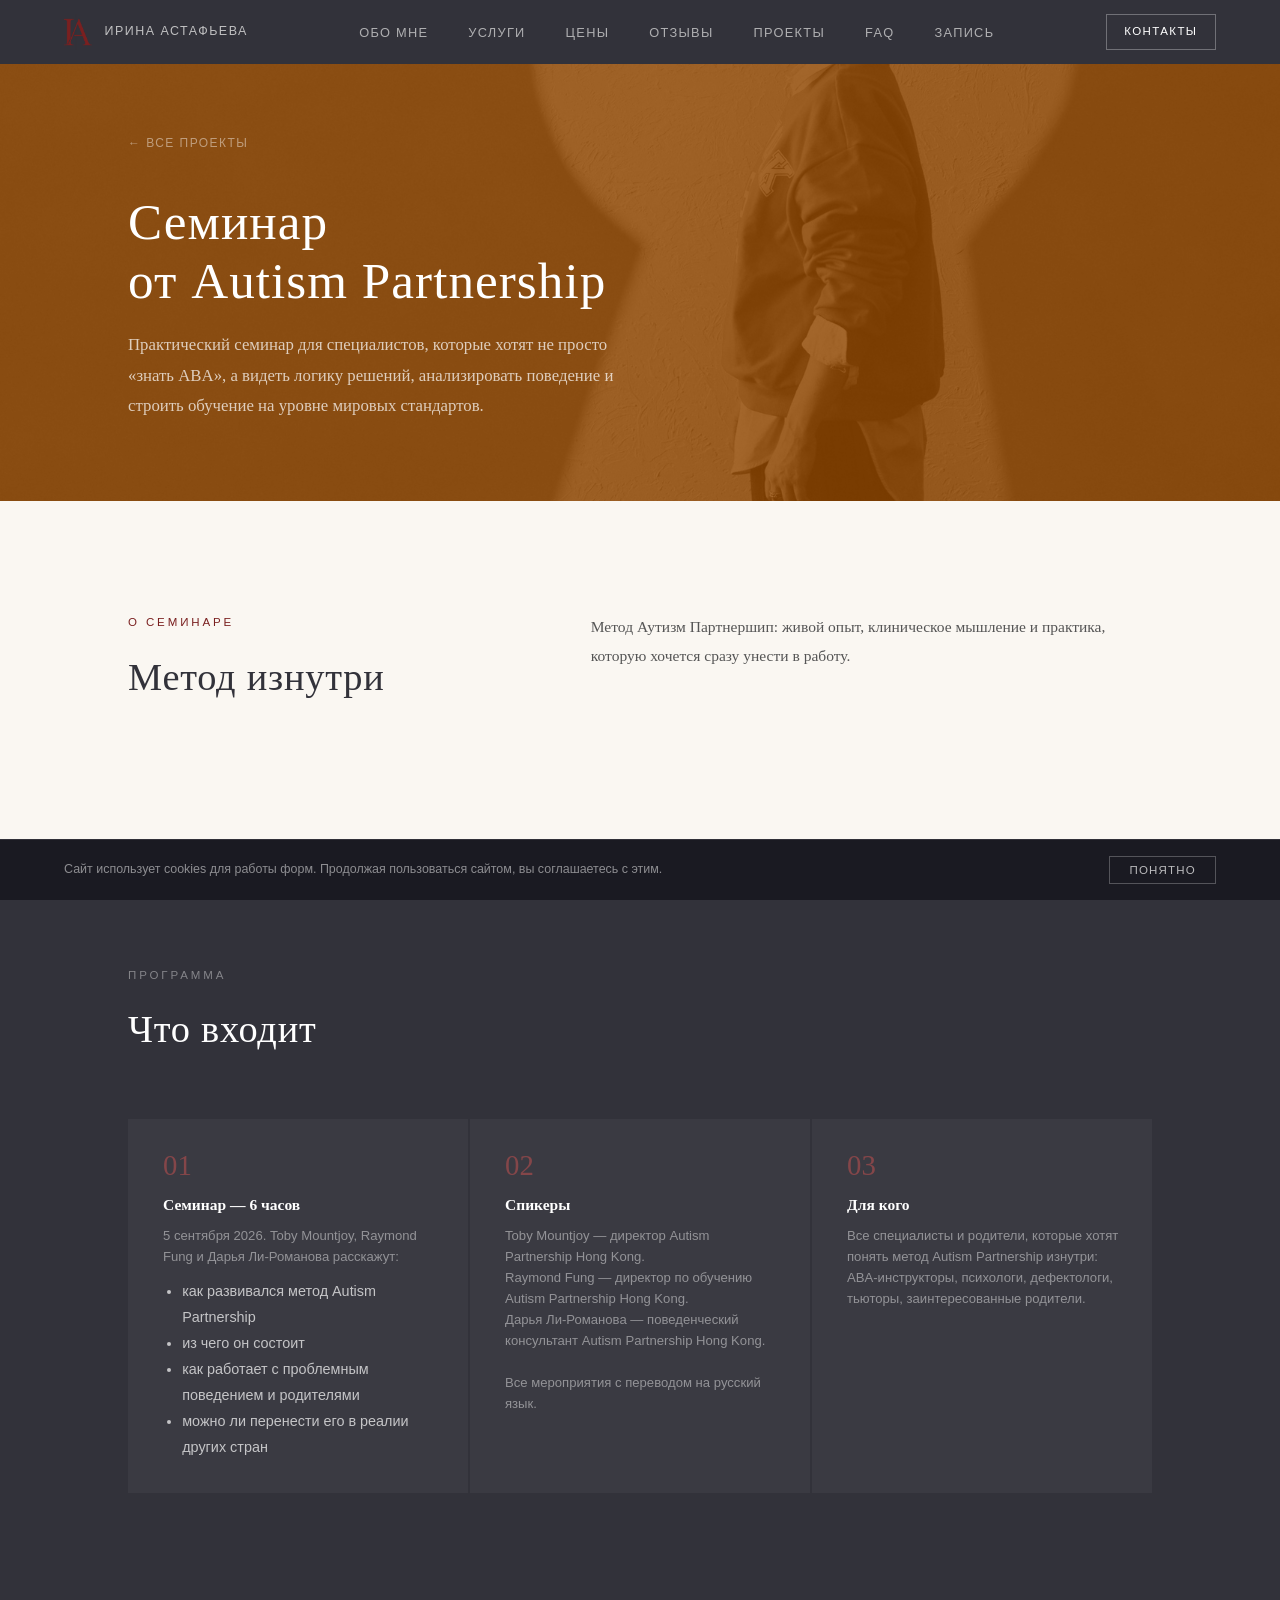
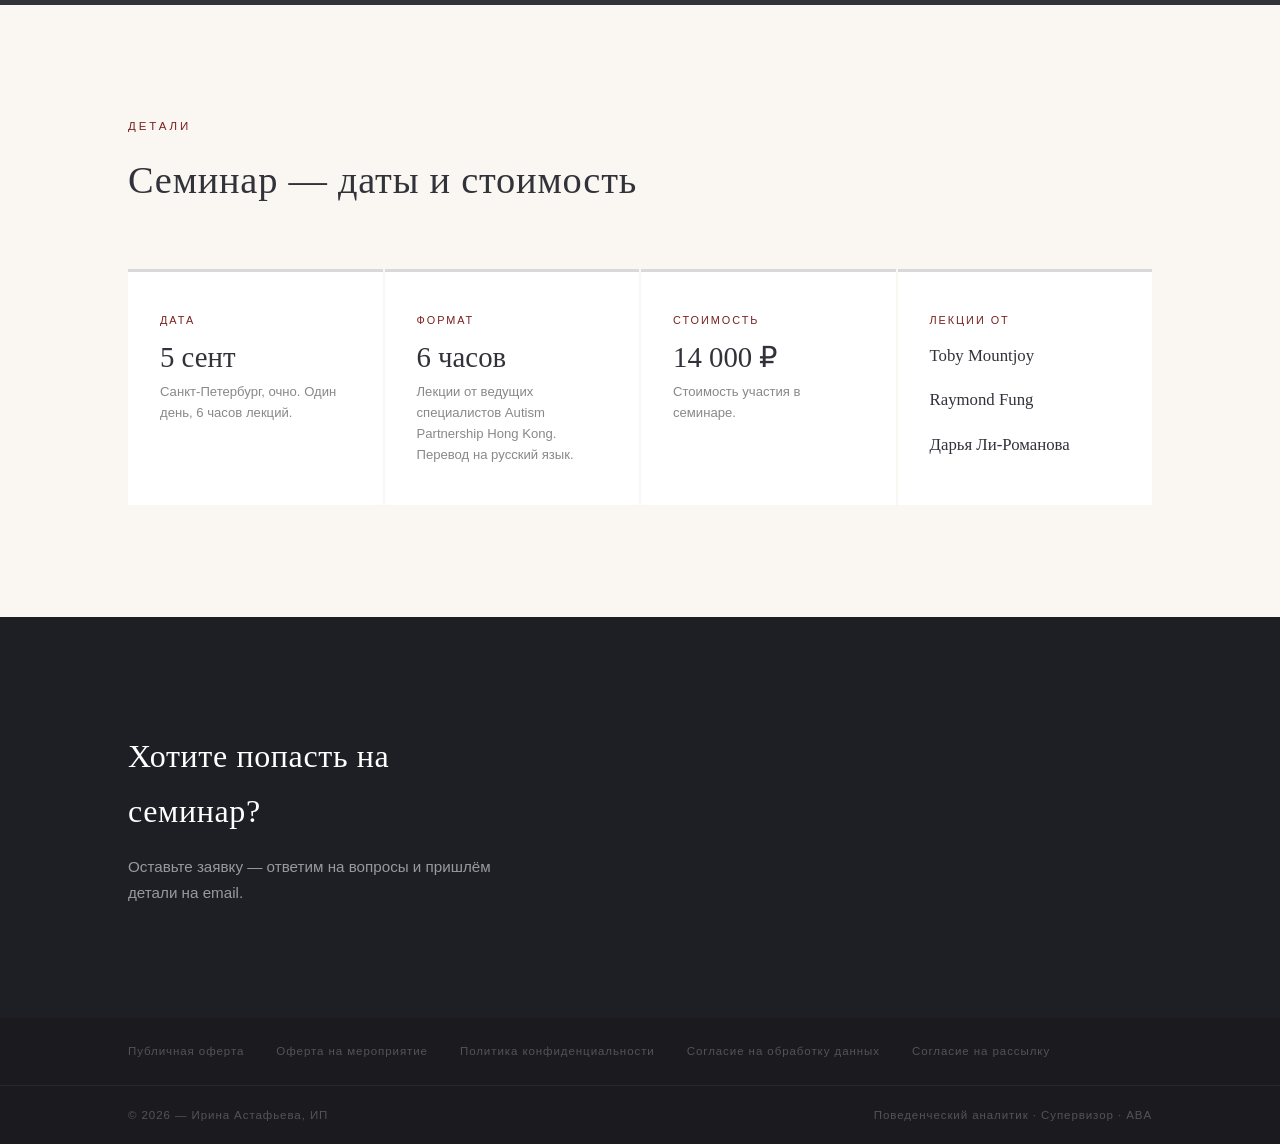
<file: autism-partnership.html>
<!DOCTYPE html>
<html lang="ru">
<head>
  <meta charset="UTF-8" />
  <meta name="viewport" content="width=device-width, initial-scale=1.0" />
  <title>Семинар Autism Partnership — Ирина Астафьева</title>
  <link rel="icon" href="photo/Logo.png" type="image/png" />
  <link rel="stylesheet" href="style.css" />
  <!-- Yandex.Metrika counter -->
  <script type="text/javascript">
      (function(m,e,t,r,i,k,a){
          m[i]=m[i]||function(){(m[i].a=m[i].a||[]).push(arguments)};
          m[i].l=1*new Date();
          for (var j = 0; j < document.scripts.length; j++) {if (document.scripts[j].src === r) { return; }}
          k=e.createElement(t),a=e.getElementsByTagName(t)[0],k.async=1,k.src=r,a.parentNode.insertBefore(k,a)
      })(window, document,'script','https://mc.yandex.ru/metrika/tag.js?id=111316167', 'ym');

      ym(111316167, 'init', {ssr:true, webvisor:true, clickmap:true, ecommerce:"dataLayer", referrer: document.referrer, url: location.href, accurateTrackBounce:true, trackLinks:true});
  </script>
  <noscript><div><img src="https://mc.yandex.ru/watch/111316167" style="position:absolute; left:-9999px;" alt="" /></div></noscript>
  <!-- /Yandex.Metrika counter -->
</head>
<body>

  <nav>
    <div class="logo" style="display:flex;align-items:center;gap:0.75rem;">
      <a href="index.html"><img src="photo/Logo.png" alt="Ирина Астафьева" style="height:36px;display:block;" /></a>
      <a href="index.html" style="color:var(--ash);font-family:'Arial',sans-serif;font-size:0.78rem;letter-spacing:0.12em;text-transform:uppercase;opacity:0.85;text-decoration:none;">Ирина Астафьева</a>
    </div>
    <button class="nav-toggle" id="navToggle" aria-label="Меню">
      <span></span><span></span><span></span>
    </button>
    <ul id="navMenu">
      <li><a href="index.html#about">Обо мне</a></li>
      <li><a href="index.html#services">Услуги</a></li>
      <li><a href="index.html#pricing">Цены</a></li>
      <li><a href="index.html#testimonials">Отзывы</a></li>
      <li><a href="projects.html">Проекты</a></li>
      <li><a href="index.html#faq">FAQ</a></li>
      <li><a href="index.html#contact">Запись</a></li>
    </ul>
    <a href="index.html#contact" class="nav-cta">Контакты</a>
  </nav>

  <!-- Герой -->
  <section class="project-hero" style="background: var(--wine);">
    <img class="bg-photo" src="photo/zamok.jpg" alt="" style="object-position:center;" />
    <div class="project-hero-content">
      <a href="projects.html" class="back-link">← Все проекты</a>
      <h1>Семинар<br>от Autism Partnership</h1>
      <p>Практический семинар для специалистов, которые хотят не просто «знать ABA», а видеть логику решений, анализировать поведение и строить обучение на уровне мировых стандартов.</p>
    </div>
  </section>

  <!-- О проекте -->
  <section class="project-about">
    <div>
      <p class="section-label">О семинаре</p>
      <h2 class="section-title">Метод изнутри</h2>
    </div>
    <div class="project-about-text reveal">
      <p>Метод Аутизм Партнершип: живой опыт, клиническое мышление и практика, которую хочется сразу унести в работу.</p>
    </div>
  </section>

  <!-- Два события -->
  <section class="project-for-whom">
    <p class="section-label">Программа</p>
    <h2 class="section-title">Что входит</h2>
    <div class="for-whom-grid">
      <div class="for-whom-item reveal">
        <div class="fw-num">01</div>
        <h4>Семинар — 6 часов</h4>
        <p>5 сентября 2026. Toby Mountjoy, Raymond Fung и Дарья Ли-Романова расскажут:</p>
        <ul style="margin-top:0.75rem;padding-left:1.2rem;font-family:'Arial',sans-serif;font-size:0.9rem;color:rgba(255,255,255,0.7);line-height:1.8;">
          <li>как развивался метод Autism Partnership</li>
          <li>из чего он состоит</li>
          <li>как работает с проблемным поведением и родителями</li>
          <li>можно ли перенести его в реалии других стран</li>
        </ul>
      </div>
      <div class="for-whom-item reveal">
        <div class="fw-num">02</div>
        <h4>Спикеры</h4>
        <p>Toby Mountjoy — директор Autism Partnership Hong Kong.<br>Raymond Fung — директор по обучению Autism Partnership Hong Kong.<br>Дарья Ли-Романова — поведенческий консультант Autism Partnership Hong Kong.<br><br>Все мероприятия с переводом на русский язык.</p>
      </div>
      <div class="for-whom-item reveal">
        <div class="fw-num">03</div>
        <h4>Для кого</h4>
        <p>Все специалисты и родители, которые хотят понять метод Autism Partnership изнутри: ABA-инструкторы, психологи, дефектологи, тьюторы, заинтересованные родители.</p>
      </div>
    </div>
  </section>

  <!-- Формат -->
  <section class="project-format">
    <p class="section-label">Детали</p>
    <h2 class="section-title">Семинар — даты и стоимость</h2>
    <div class="format-grid">
      <div class="format-item reveal">
        <p class="f-label">Дата</p>
        <div class="f-val">5 сент</div>
        <p>Санкт-Петербург, очно. Один день, 6 часов лекций.</p>
      </div>
      <div class="format-item reveal">
        <p class="f-label">Формат</p>
        <div class="f-val">6 часов</div>
        <p>Лекции от ведущих специалистов Autism Partnership Hong Kong. Перевод на русский язык.</p>
      </div>
      <div class="format-item reveal">
        <p class="f-label">Стоимость</p>
        <div class="f-val">14 000 ₽</div>
        <p>Стоимость участия в семинаре.</p>
      </div>
      <div class="format-item reveal">
        <p class="f-label">Лекции от</p>
        <div style="display:flex;flex-direction:column;gap:1rem;margin-top:0.5rem;">
          <span style="font-family:'Georgia',serif;font-size:1.05rem;color:var(--charcoal);">Toby Mountjoy</span>
          <span style="font-family:'Georgia',serif;font-size:1.05rem;color:var(--charcoal);">Raymond Fung</span>
          <span style="font-family:'Georgia',serif;font-size:1.05rem;color:var(--charcoal);">Дарья Ли-Романова</span>
        </div>
      </div>
    </div>
  </section>

  <!-- CTA -->
  <section class="project-cta-form">
    <div class="project-cta-form-inner">
      <div class="project-cta-form-text">
        <h2>Хотите попасть на семинар?</h2>
        <p>Оставьте заявку — ответим на вопросы и пришлём детали на email.</p>
      </div>
      <div class="project-cta-form-embed">
        <script src="https://forms.yandex.ru/_static/embed.js"></script>
        <iframe src="https://forms.yandex.ru/u/69e9be0d02848f5976386db5?iframe=1" frameborder="0" name="ya-form-69e9be0d02848f5976386db5" width="100%"></iframe>
        <script>window.addEventListener("message",function(e){if(e.data&&e.data.source==="ya-form-69e9be0d02848f5976386db5"){document.querySelector("[name='ya-form-69e9be0d02848f5976386db5']").style.height=e.data.height+"px";}});</script>
        <script>
        (function () {
          var COUNTER = 111316167;
          window.addEventListener('message', function (e) {
            if (e.origin !== 'https://forms.yandex.ru') return;
            var d = e.data;
            if (typeof d === 'string') { try { d = JSON.parse(d); } catch (err) { return; } }
            if (!d || d.message !== 'sent') return;
            if (typeof window.ym === 'function') ym(COUNTER, 'reachGoal', 'form_submit');
          }, false);
        })();
        </script>
      </div>
    </div>
  </section>

  <footer>
    <div class="footer-top">
      <a href="document/Публичная_оферта_о_заключении_договора_об_оказании_платных_дополнительных.pdf" target="_blank">Публичная оферта</a>
      <a href="document/оферта мероприятие.pdf" target="_blank">Оферта на мероприятие</a>
      <a href="document/Политика конфиденциальности.pdf" target="_blank">Политика конфиденциальности</a>
      <a href="document/CОГЛАСИЕ_НА_ОБРАБОТКУ_ПЕРСОНАЛЬНЫХ_ДАННЫХ.pdf" target="_blank">Согласие на обработку данных</a>
      <a href="document/СОГЛАСИЕ_НА_ПОЛУЧЕНИЕ_РАССЫЛКИ_И_РЕКЛАМНЫХ_МАТЕРИАЛОВ.pdf" target="_blank">Согласие на рассылку</a>
    </div>
    <div class="footer-bottom">
      <span>© 2026 — Ирина Астафьева, ИП</span>
      <span>Поведенческий аналитик · Супервизор · ABA</span>
    </div>
  </footer>

  <div class="mobile-nav">
    <div class="mobile-nav-inner">
      <a href="index.html#services" class="mobile-nav-item">
        <svg viewBox="0 0 24 24"><path d="M17 21v-2a4 4 0 0 0-4-4H5a4 4 0 0 0-4 4v2"/><circle cx="9" cy="7" r="4"/></svg>
        <span>Услуги</span>
      </a>
      <a href="projects.html" class="mobile-nav-item active">
        <svg viewBox="0 0 24 24"><rect x="3" y="3" width="7" height="7"/><rect x="14" y="3" width="7" height="7"/><rect x="14" y="14" width="7" height="7"/><rect x="3" y="14" width="7" height="7"/></svg>
        <span>Проекты</span>
      </a>
      <a href="index.html#pricing" class="mobile-nav-item">
        <svg viewBox="0 0 24 24"><path d="M20.59 13.41l-7.17 7.17a2 2 0 0 1-2.83 0L2 12V2h10l8.59 8.59a2 2 0 0 1 0 2.82z"/><line x1="7" y1="7" x2="7.01" y2="7"/></svg>
        <span>Цены</span>
      </a>
      <a href="index.html#contact" class="mobile-nav-item">
        <svg viewBox="0 0 24 24"><path d="M21 15a2 2 0 0 1-2 2H7l-4 4V5a2 2 0 0 1 2-2h14a2 2 0 0 1 2 2z"/></svg>
        <span>Запись</span>
      </a>
    </div>
  </div>

  <!-- Куки-плашка -->
  <div class="cookie-bar" id="cookieBar">
    <span>Сайт использует cookies для работы форм. Продолжая пользоваться сайтом, вы соглашаетесь с этим.</span>
    <button onclick="document.getElementById('cookieBar').style.display='none';localStorage.setItem('cookie_ok','1')">Понятно</button>
  </div>

  <script src="script.js"></script>
</body>
</html>
</file>
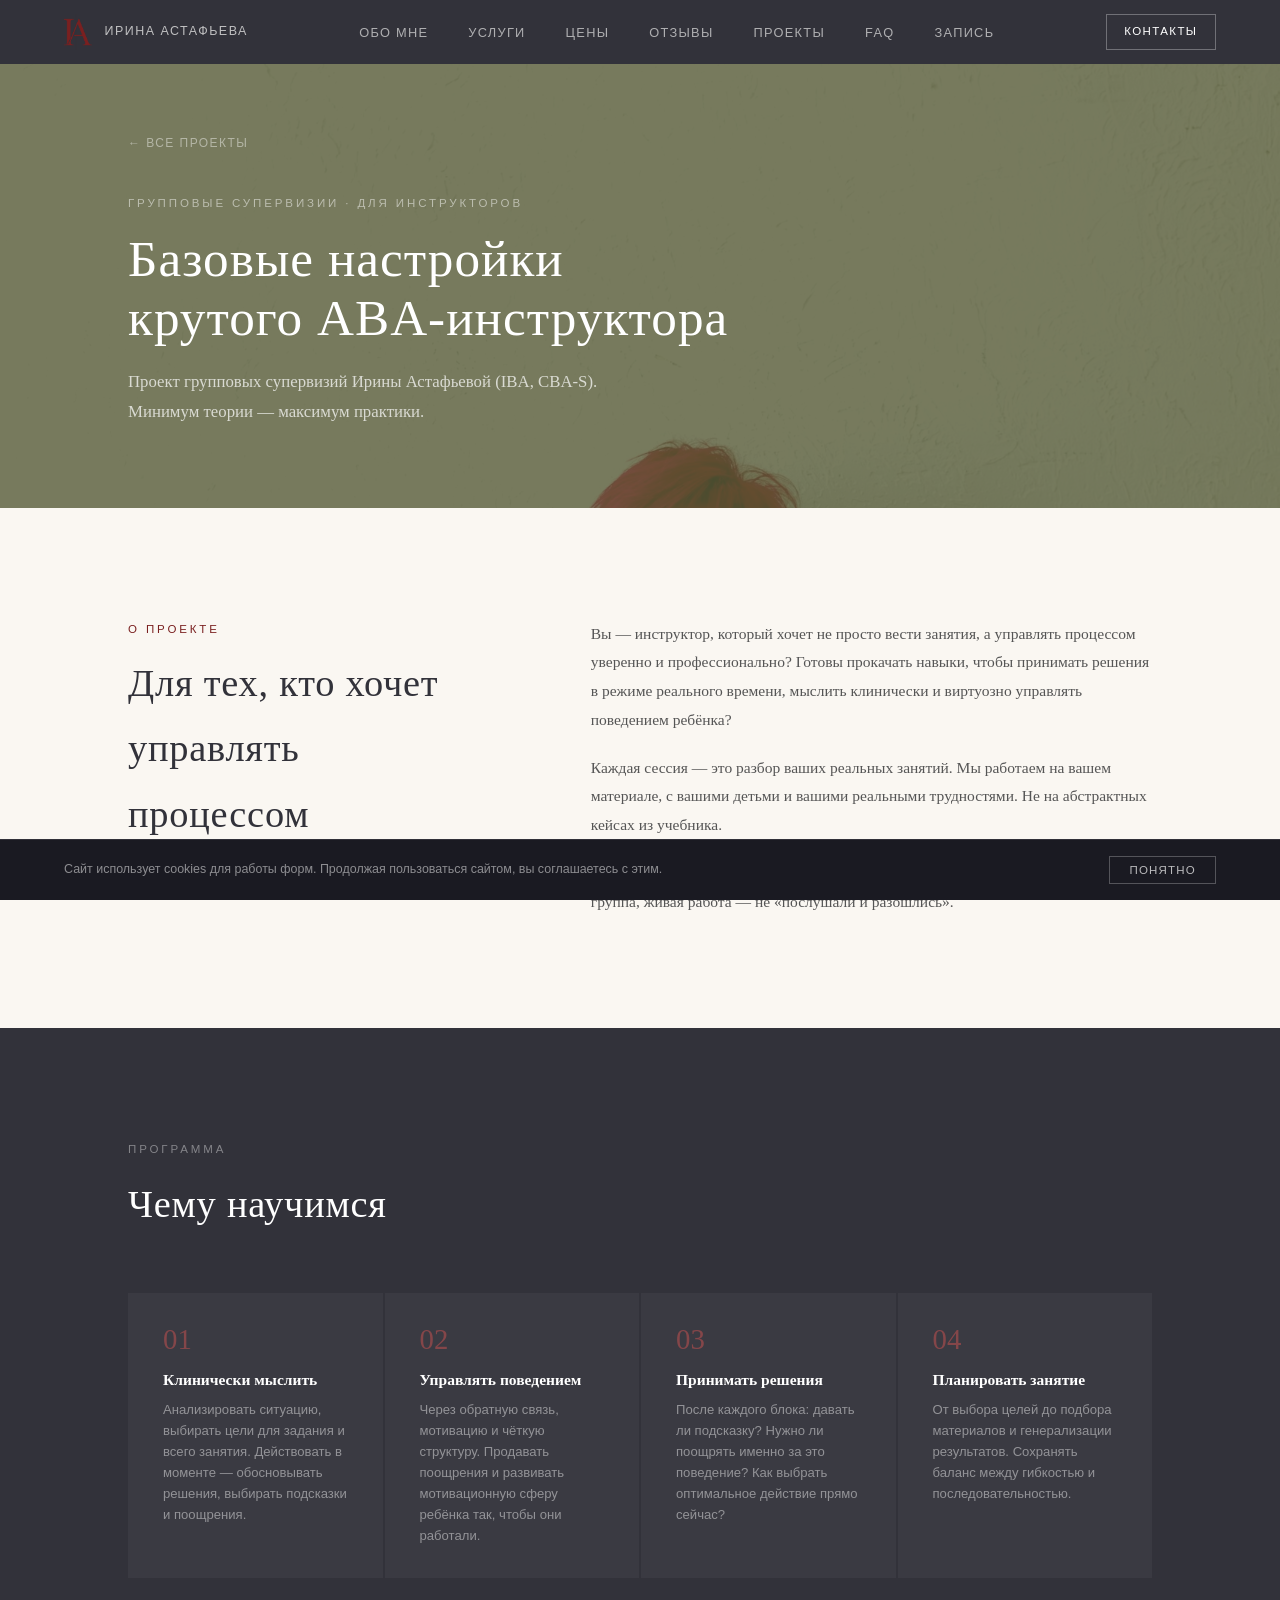
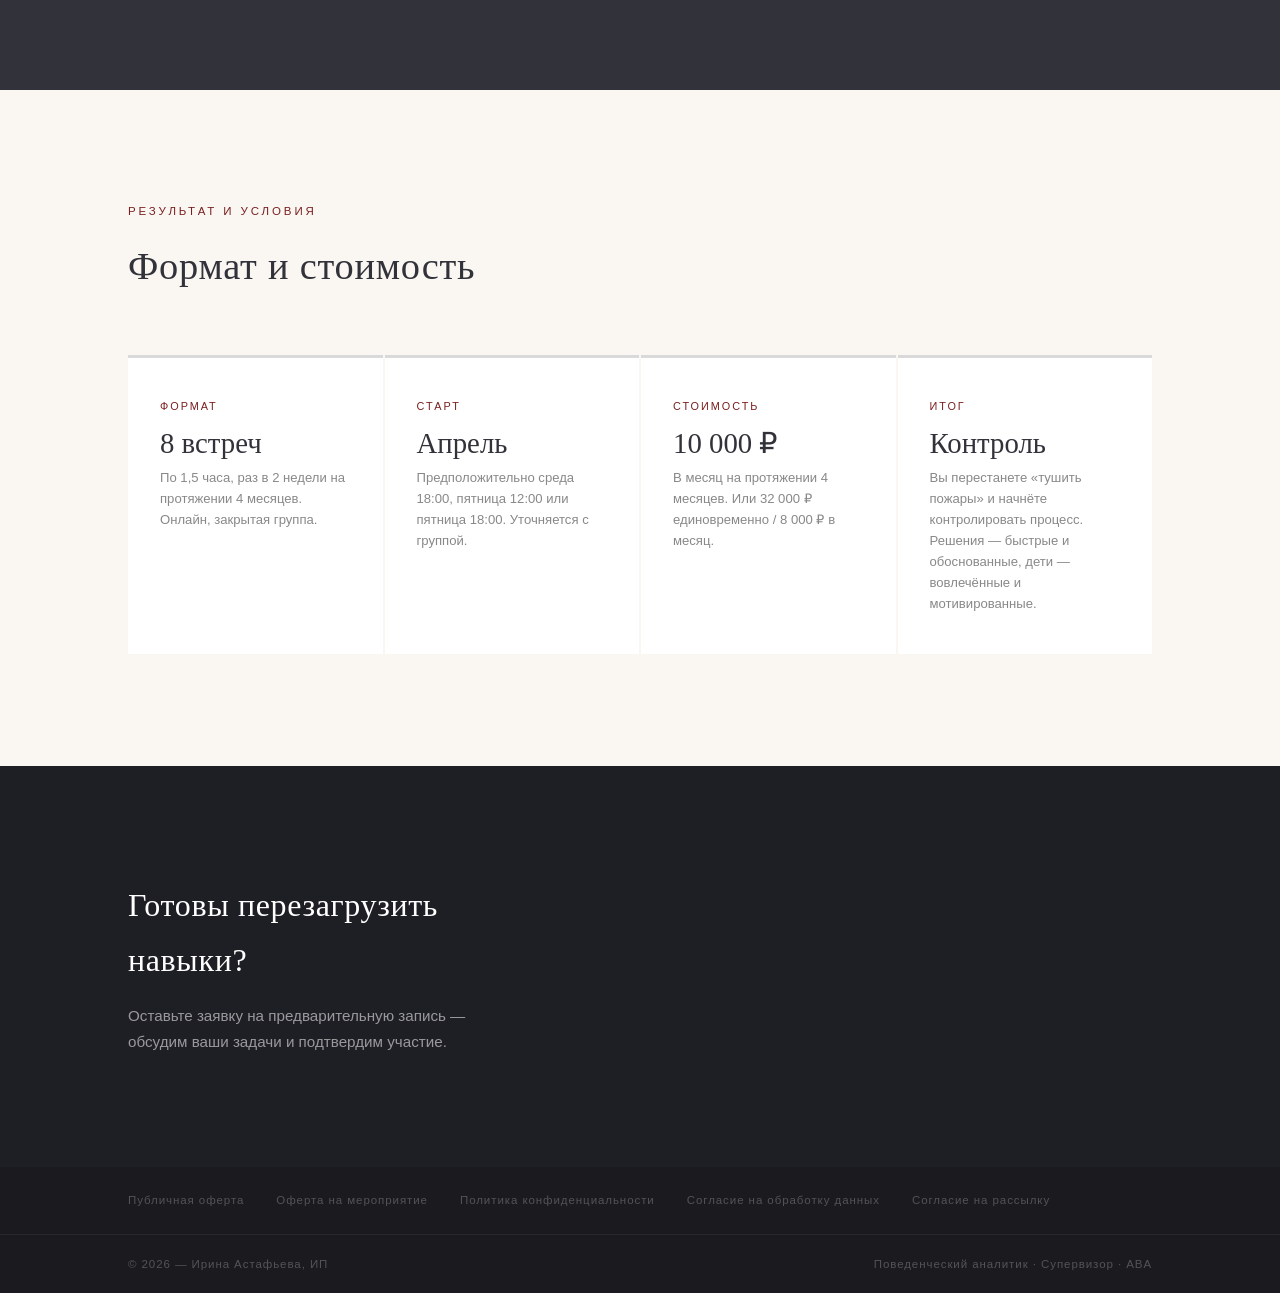
<file: basic-skills.html>
<!DOCTYPE html>
<html lang="ru">
<head>
  <meta charset="UTF-8" />
  <meta name="viewport" content="width=device-width, initial-scale=1.0" />
  <title>Базовые настройки крутого ABA-инструктора — Ирина Астафьева</title>
  <link rel="icon" href="photo/Logo.png" type="image/png" />
  <link rel="stylesheet" href="style.css" />
</head>
<body>

  <nav>
    <div class="logo" style="display:flex;align-items:center;gap:0.75rem;">
      <a href="index.html"><img src="photo/Logo.png" alt="Ирина Астафьева" style="height:36px;display:block;" /></a>
      <a href="index.html" style="color:var(--ash);font-family:'Arial',sans-serif;font-size:0.78rem;letter-spacing:0.12em;text-transform:uppercase;opacity:0.85;text-decoration:none;">Ирина Астафьева</a>
    </div>
    <button class="nav-toggle" id="navToggle" aria-label="Меню">
      <span></span><span></span><span></span>
    </button>
    <ul id="navMenu">
      <li><a href="index.html#about">Обо мне</a></li>
      <li><a href="index.html#services">Услуги</a></li>
      <li><a href="index.html#pricing">Цены</a></li>
      <li><a href="index.html#testimonials">Отзывы</a></li>
      <li><a href="projects.html">Проекты</a></li>
      <li><a href="index.html#faq">FAQ</a></li>
      <li><a href="index.html#contact">Запись</a></li>
    </ul>
    <a href="index.html#contact" class="nav-cta">Контакты</a>
  </nav>

  <!-- Герой -->
  <section class="project-hero" style="background: var(--olive);">
    <img class="bg-photo" src="photo/strogo.jpg" alt="" />
    <div class="project-hero-content">
      <a href="projects.html" class="back-link">← Все проекты</a>
      <p class="eyebrow">Групповые супервизии · Для инструкторов</p>
      <h1>Базовые настройки<br>крутого ABA-инструктора</h1>
      <p>Проект групповых супервизий Ирины Астафьевой (IBA, CBA-S). Минимум теории — максимум практики.</p>
    </div>
  </section>

  <!-- О проекте -->
  <section class="project-about">
    <div>
      <p class="section-label">О проекте</p>
      <h2 class="section-title">Для тех, кто хочет управлять процессом</h2>
    </div>
    <div class="project-about-text reveal">
      <p>Вы — инструктор, который хочет не просто вести занятия, а управлять процессом уверенно и профессионально? Готовы прокачать навыки, чтобы принимать решения в режиме реального времени, мыслить клинически и виртуозно управлять поведением ребёнка?</p>
      <p>Каждая сессия — это разбор ваших реальных занятий. Мы работаем на вашем материале, с вашими детьми и вашими реальными трудностями. Не на абстрактных кейсах из учебника.</p>
      <p>8 встреч по 1,5 часа на протяжении 4 месяцев. Встречи раз в 2 недели. Закрытая группа, живая работа — не «послушали и разошлись».</p>
    </div>
  </section>

  <!-- Чему научимся -->
  <section class="project-for-whom">
    <p class="section-label">Программа</p>
    <h2 class="section-title">Чему научимся</h2>
    <div class="for-whom-grid">
      <div class="for-whom-item reveal">
        <div class="fw-num">01</div>
        <h4>Клинически мыслить</h4>
        <p>Анализировать ситуацию, выбирать цели для задания и всего занятия. Действовать в моменте — обосновывать решения, выбирать подсказки и поощрения.</p>
      </div>
      <div class="for-whom-item reveal">
        <div class="fw-num">02</div>
        <h4>Управлять поведением</h4>
        <p>Через обратную связь, мотивацию и чёткую структуру. Продавать поощрения и развивать мотивационную сферу ребёнка так, чтобы они работали.</p>
      </div>
      <div class="for-whom-item reveal">
        <div class="fw-num">03</div>
        <h4>Принимать решения</h4>
        <p>После каждого блока: давать ли подсказку? Нужно ли поощрять именно за это поведение? Как выбрать оптимальное действие прямо сейчас?</p>
      </div>
      <div class="for-whom-item reveal">
        <div class="fw-num">04</div>
        <h4>Планировать занятие</h4>
        <p>От выбора целей до подбора материалов и генерализации результатов. Сохранять баланс между гибкостью и последовательностью.</p>
      </div>
    </div>
  </section>

  <!-- Итог -->
  <section class="project-format">
    <p class="section-label">Результат и условия</p>
    <h2 class="section-title">Формат и стоимость</h2>
    <div class="format-grid">
      <div class="format-item reveal">
        <p class="f-label">Формат</p>
        <div class="f-val">8 встреч</div>
        <p>По 1,5 часа, раз в 2 недели на протяжении 4 месяцев. Онлайн, закрытая группа.</p>
      </div>
      <div class="format-item reveal">
        <p class="f-label">Старт</p>
        <div class="f-val">Апрель</div>
        <p>Предположительно среда 18:00, пятница 12:00 или пятница 18:00. Уточняется с группой.</p>
      </div>
      <div class="format-item reveal">
        <p class="f-label">Стоимость</p>
        <div class="f-val">10 000 ₽</div>
        <p>В месяц на протяжении 4 месяцев. Или 32 000 ₽ единовременно / 8 000 ₽ в месяц.</p>
      </div>
      <div class="format-item reveal">
        <p class="f-label">Итог</p>
        <div class="f-val">Контроль</div>
        <p>Вы перестанете «тушить пожары» и начнёте контролировать процесс. Решения — быстрые и обоснованные, дети — вовлечённые и мотивированные.</p>
      </div>
    </div>
  </section>

  <!-- CTA -->
  <section class="project-cta-form">
    <div class="project-cta-form-inner">
      <div class="project-cta-form-text">
        <h2>Готовы перезагрузить навыки?</h2>
        <p>Оставьте заявку на предварительную запись — обсудим ваши задачи и подтвердим участие.</p>
      </div>
      <div class="project-cta-form-embed">
        <script src="https://forms.yandex.ru/_static/embed.js"></script>
        <iframe src="https://forms.yandex.ru/u/69e0b79b068ff07d040011ef?iframe=1" frameborder="0" name="ya-form-basic" width="100%"></iframe>
        <script>window.addEventListener("message",function(e){if(e.data&&e.data.source==="ya-form-69e0b79b068ff07d040011ef"){document.querySelectorAll("[name^='ya-form-']").forEach(function(f){f.style.height=e.data.height+"px";});}});</script>
      </div>
    </div>
  </section>

  <footer>
    <div class="footer-top">
      <a href="document/Публичная_оферта_о_заключении_договора_об_оказании_платных_дополнительных.pdf" target="_blank">Публичная оферта</a>
      <a href="document/оферта мероприятие.pdf" target="_blank">Оферта на мероприятие</a>
      <a href="document/Политика конфиденциальности.pdf" target="_blank">Политика конфиденциальности</a>
      <a href="document/CОГЛАСИЕ_НА_ОБРАБОТКУ_ПЕРСОНАЛЬНЫХ_ДАННЫХ.pdf" target="_blank">Согласие на обработку данных</a>
      <a href="document/СОГЛАСИЕ_НА_ПОЛУЧЕНИЕ_РАССЫЛКИ_И_РЕКЛАМНЫХ_МАТЕРИАЛОВ.pdf" target="_blank">Согласие на рассылку</a>
    </div>
    <div class="footer-bottom">
      <span>© 2026 — Ирина Астафьева, ИП</span>
      <span>Поведенческий аналитик · Супервизор · ABA</span>
    </div>
  </footer>

  <div class="mobile-nav">
    <div class="mobile-nav-inner">
      <a href="index.html#services" class="mobile-nav-item">
        <svg viewBox="0 0 24 24"><path d="M17 21v-2a4 4 0 0 0-4-4H5a4 4 0 0 0-4 4v2"/><circle cx="9" cy="7" r="4"/></svg>
        <span>Услуги</span>
      </a>
      <a href="projects.html" class="mobile-nav-item active">
        <svg viewBox="0 0 24 24"><rect x="3" y="3" width="7" height="7"/><rect x="14" y="3" width="7" height="7"/><rect x="14" y="14" width="7" height="7"/><rect x="3" y="14" width="7" height="7"/></svg>
        <span>Проекты</span>
      </a>
      <a href="index.html#pricing" class="mobile-nav-item">
        <svg viewBox="0 0 24 24"><path d="M20.59 13.41l-7.17 7.17a2 2 0 0 1-2.83 0L2 12V2h10l8.59 8.59a2 2 0 0 1 0 2.82z"/><line x1="7" y1="7" x2="7.01" y2="7"/></svg>
        <span>Цены</span>
      </a>
      <a href="index.html#contact" class="mobile-nav-item">
        <svg viewBox="0 0 24 24"><path d="M21 15a2 2 0 0 1-2 2H7l-4 4V5a2 2 0 0 1 2-2h14a2 2 0 0 1 2 2z"/></svg>
        <span>Запись</span>
      </a>
    </div>
  </div>

  <div class="cookie-bar" id="cookieBar">
    <span>Сайт использует cookies для работы форм. Продолжая пользоваться сайтом, вы соглашаетесь с этим.</span>
    <button onclick="document.getElementById('cookieBar').style.display='none';localStorage.setItem('cookie_ok','1')">Понятно</button>
  </div>

  <script src="script.js"></script>
</body>
</html>
</file>
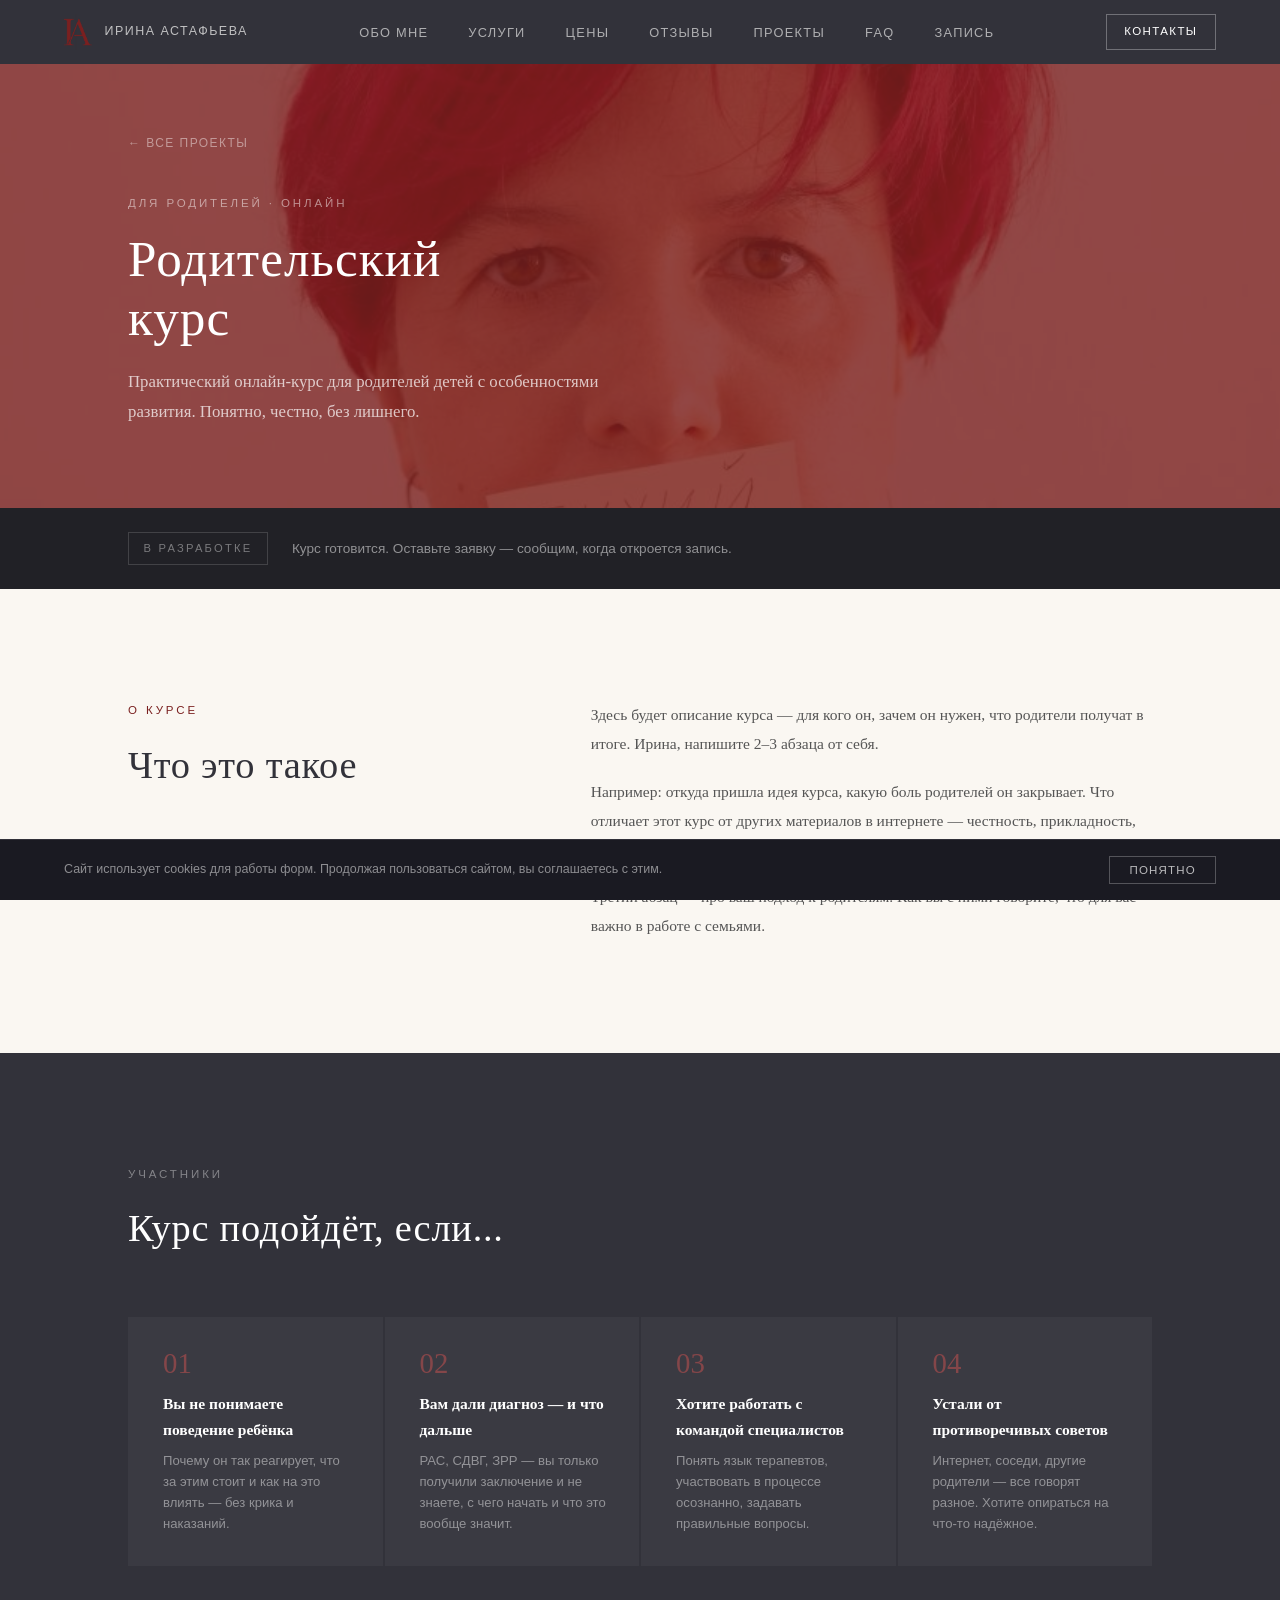
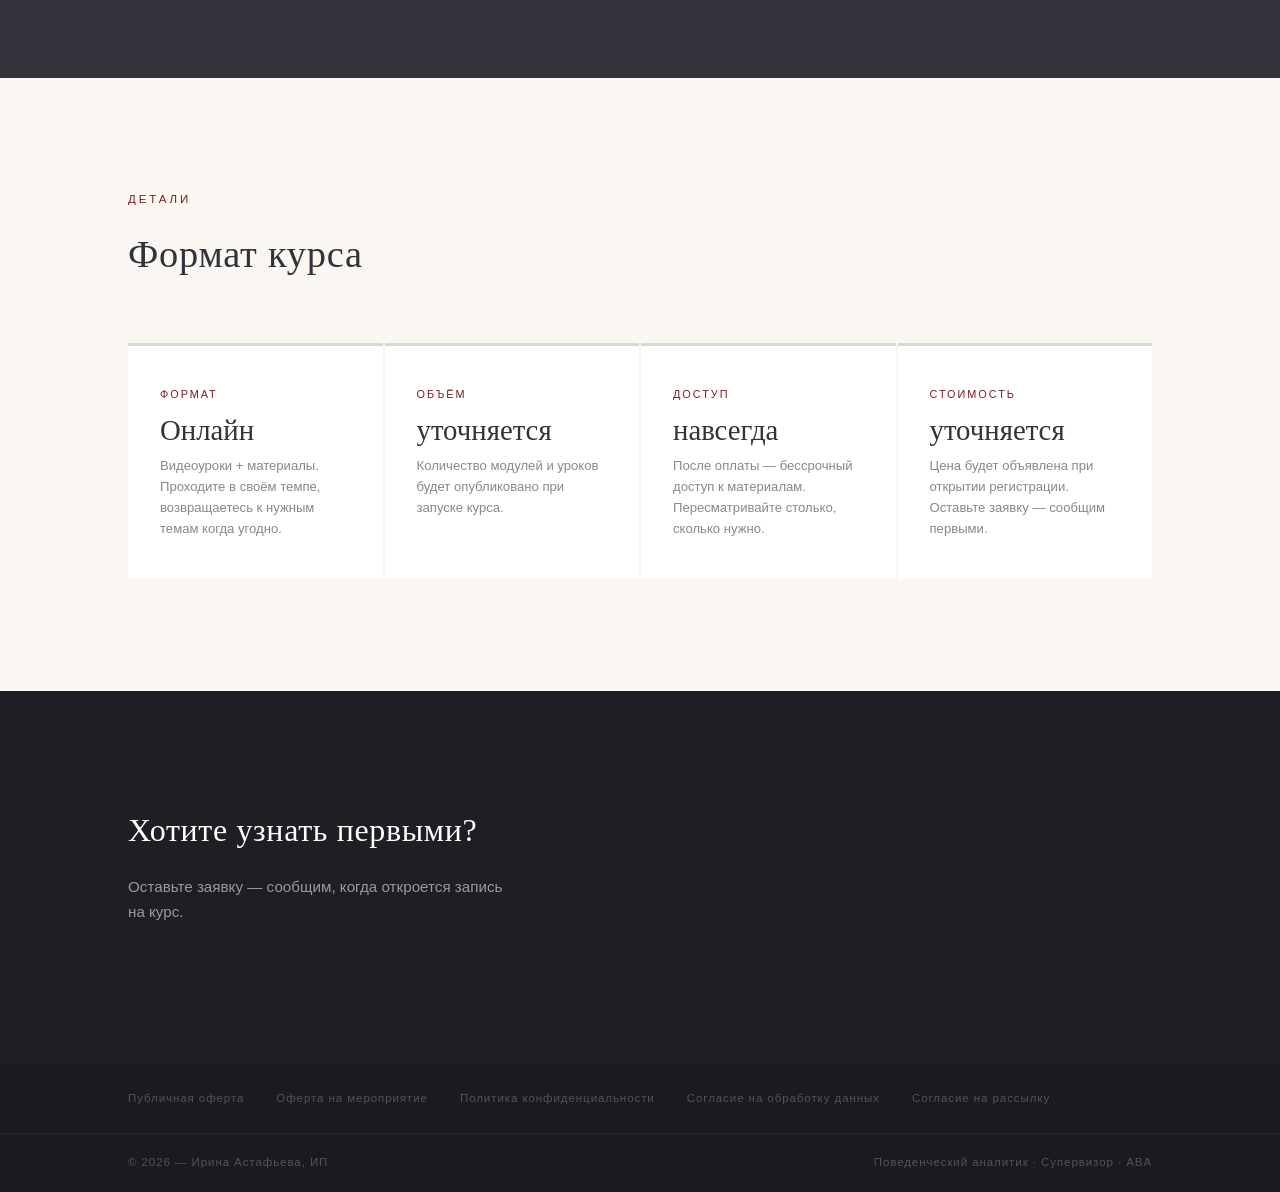
<file: parent-course.html>
<!DOCTYPE html>
<html lang="ru">
<head>
  <meta charset="UTF-8" />
  <meta name="viewport" content="width=device-width, initial-scale=1.0" />
  <title>Родительский курс — Ирина Астафьева</title>
  <link rel="icon" href="photo/Logo.png" type="image/png" />
  <link rel="stylesheet" href="style.css" />
</head>
<body>

  <nav>
    <div class="logo" style="display:flex;align-items:center;gap:0.75rem;">
      <a href="index.html"><img src="photo/Logo.png" alt="Ирина Астафьева" style="height:36px;display:block;" /></a>
      <a href="index.html" style="color:var(--ash);font-family:'Arial',sans-serif;font-size:0.78rem;letter-spacing:0.12em;text-transform:uppercase;opacity:0.85;text-decoration:none;">Ирина Астафьева</a>
    </div>
    <button class="nav-toggle" id="navToggle" aria-label="Меню">
      <span></span><span></span><span></span>
    </button>
    <ul id="navMenu">
      <li><a href="index.html#about">Обо мне</a></li>
      <li><a href="index.html#services">Услуги</a></li>
      <li><a href="index.html#pricing">Цены</a></li>
      <li><a href="index.html#testimonials">Отзывы</a></li>
      <li><a href="projects.html">Проекты</a></li>
      <li><a href="index.html#faq">FAQ</a></li>
      <li><a href="index.html#contact">Запись</a></li>
    </ul>
    <a href="index.html#contact" class="nav-cta">Контакты</a>
  </nav>

  <!-- Герой -->
  <section class="project-hero" style="background: var(--terracotta);">
    <img class="bg-photo" src="photo/tiho_rot.jpg" alt="" style="object-position:center 30%;" />
    <div class="project-hero-content">
      <a href="projects.html" class="back-link">← Все проекты</a>
      <p class="eyebrow">Для родителей · Онлайн</p>
      <h1>Родительский<br>курс</h1>
      <p>Практический онлайн-курс для родителей детей с особенностями развития. Понятно, честно, без лишнего.</p>
    </div>
  </section>

  <!-- Скоро-баннер -->
  <div style="background:rgba(0,0,0,0.35);padding:1.5rem 10%;display:flex;align-items:center;gap:1.5rem;">
    <span style="font-family:'Arial',sans-serif;font-size:0.7rem;letter-spacing:0.2em;text-transform:uppercase;color:rgba(255,255,255,0.4);border:1px solid rgba(255,255,255,0.15);padding:0.4rem 0.9rem;">В разработке</span>
    <span style="font-family:'Arial',sans-serif;font-size:0.85rem;color:rgba(255,255,255,0.5);">Курс готовится. Оставьте заявку — сообщим, когда откроется запись.</span>
  </div>

  <!-- О проекте -->
  <section class="project-about">
    <div>
      <p class="section-label">О курсе</p>
      <h2 class="section-title">Что это такое</h2>
    </div>
    <div class="project-about-text reveal">
      <p>Здесь будет описание курса — для кого он, зачем он нужен, что родители получат в итоге. Ирина, напишите 2–3 абзаца от себя.</p>
      <p>Например: откуда пришла идея курса, какую боль родителей он закрывает. Что отличает этот курс от других материалов в интернете — честность, прикладность, конкретика.</p>
      <p>Третий абзац — про ваш подход к родителям. Как вы с ними говорите, что для вас важно в работе с семьями.</p>
    </div>
  </section>

  <!-- Для кого -->
  <section class="project-for-whom">
    <p class="section-label">Участники</p>
    <h2 class="section-title">Курс подойдёт, если...</h2>
    <div class="for-whom-grid">
      <div class="for-whom-item reveal">
        <div class="fw-num">01</div>
        <h4>Вы не понимаете поведение ребёнка</h4>
        <p>Почему он так реагирует, что за этим стоит и как на это влиять — без крика и наказаний.</p>
      </div>
      <div class="for-whom-item reveal">
        <div class="fw-num">02</div>
        <h4>Вам дали диагноз — и что дальше</h4>
        <p>РАС, СДВГ, ЗРР — вы только получили заключение и не знаете, с чего начать и что это вообще значит.</p>
      </div>
      <div class="for-whom-item reveal">
        <div class="fw-num">03</div>
        <h4>Хотите работать с командой специалистов</h4>
        <p>Понять язык терапевтов, участвовать в процессе осознанно, задавать правильные вопросы.</p>
      </div>
      <div class="for-whom-item reveal">
        <div class="fw-num">04</div>
        <h4>Устали от противоречивых советов</h4>
        <p>Интернет, соседи, другие родители — все говорят разное. Хотите опираться на что-то надёжное.</p>
      </div>
    </div>
  </section>

  <!-- Формат -->
  <section class="project-format">
    <p class="section-label">Детали</p>
    <h2 class="section-title">Формат курса</h2>
    <div class="format-grid">
      <div class="format-item reveal">
        <p class="f-label">Формат</p>
        <div class="f-val">Онлайн</div>
        <p>Видеоуроки + материалы. Проходите в своём темпе, возвращаетесь к нужным темам когда угодно.</p>
      </div>
      <div class="format-item reveal">
        <p class="f-label">Объём</p>
        <div class="f-val">уточняется</div>
        <p>Количество модулей и уроков будет опубликовано при запуске курса.</p>
      </div>
      <div class="format-item reveal">
        <p class="f-label">Доступ</p>
        <div class="f-val">навсегда</div>
        <p>После оплаты — бессрочный доступ к материалам. Пересматривайте столько, сколько нужно.</p>
      </div>
      <div class="format-item reveal">
        <p class="f-label">Стоимость</p>
        <div class="f-val">уточняется</div>
        <p>Цена будет объявлена при открытии регистрации. Оставьте заявку — сообщим первыми.</p>
      </div>
    </div>
  </section>

  <!-- CTA -->
  <section class="project-cta-form">
    <div class="project-cta-form-inner">
      <div class="project-cta-form-text">
        <h2>Хотите узнать первыми?</h2>
        <p>Оставьте заявку — сообщим, когда откроется запись на курс.</p>
      </div>
      <div class="project-cta-form-embed">
        <script src="https://forms.yandex.ru/_static/embed.js"></script>
        <iframe src="https://forms.yandex.ru/u/69e0b79b068ff07d040011ef?iframe=1" frameborder="0" name="ya-form-parent" width="100%"></iframe>
        <script>window.addEventListener("message",function(e){if(e.data&&e.data.source==="ya-form-69e0b79b068ff07d040011ef"){document.querySelectorAll("[name^='ya-form-']").forEach(function(f){f.style.height=e.data.height+"px";});}});</script>
      </div>
    </div>
  </section>

  <footer>
    <div class="footer-top">
      <a href="document/Публичная_оферта_о_заключении_договора_об_оказании_платных_дополнительных.pdf" target="_blank">Публичная оферта</a>
      <a href="document/оферта мероприятие.pdf" target="_blank">Оферта на мероприятие</a>
      <a href="document/Политика конфиденциальности.pdf" target="_blank">Политика конфиденциальности</a>
      <a href="document/CОГЛАСИЕ_НА_ОБРАБОТКУ_ПЕРСОНАЛЬНЫХ_ДАННЫХ.pdf" target="_blank">Согласие на обработку данных</a>
      <a href="document/СОГЛАСИЕ_НА_ПОЛУЧЕНИЕ_РАССЫЛКИ_И_РЕКЛАМНЫХ_МАТЕРИАЛОВ.pdf" target="_blank">Согласие на рассылку</a>
    </div>
    <div class="footer-bottom">
      <span>© 2026 — Ирина Астафьева, ИП</span>
      <span>Поведенческий аналитик · Супервизор · ABA</span>
    </div>
  </footer>

  <div class="mobile-nav">
    <div class="mobile-nav-inner">
      <a href="index.html#services" class="mobile-nav-item">
        <svg viewBox="0 0 24 24"><path d="M17 21v-2a4 4 0 0 0-4-4H5a4 4 0 0 0-4 4v2"/><circle cx="9" cy="7" r="4"/></svg>
        <span>Услуги</span>
      </a>
      <a href="projects.html" class="mobile-nav-item active">
        <svg viewBox="0 0 24 24"><rect x="3" y="3" width="7" height="7"/><rect x="14" y="3" width="7" height="7"/><rect x="14" y="14" width="7" height="7"/><rect x="3" y="14" width="7" height="7"/></svg>
        <span>Проекты</span>
      </a>
      <a href="index.html#pricing" class="mobile-nav-item">
        <svg viewBox="0 0 24 24"><path d="M20.59 13.41l-7.17 7.17a2 2 0 0 1-2.83 0L2 12V2h10l8.59 8.59a2 2 0 0 1 0 2.82z"/><line x1="7" y1="7" x2="7.01" y2="7"/></svg>
        <span>Цены</span>
      </a>
      <a href="index.html#contact" class="mobile-nav-item">
        <svg viewBox="0 0 24 24"><path d="M21 15a2 2 0 0 1-2 2H7l-4 4V5a2 2 0 0 1 2-2h14a2 2 0 0 1 2 2z"/></svg>
        <span>Запись</span>
      </a>
    </div>
  </div>

  <!-- Куки-плашка -->
  <div class="cookie-bar" id="cookieBar">
    <span>Сайт использует cookies для работы форм. Продолжая пользоваться сайтом, вы соглашаетесь с этим.</span>
    <button onclick="document.getElementById('cookieBar').style.display='none';localStorage.setItem('cookie_ok','1')">Понятно</button>
  </div>

  <script src="script.js"></script>
</body>
</html>
</file>
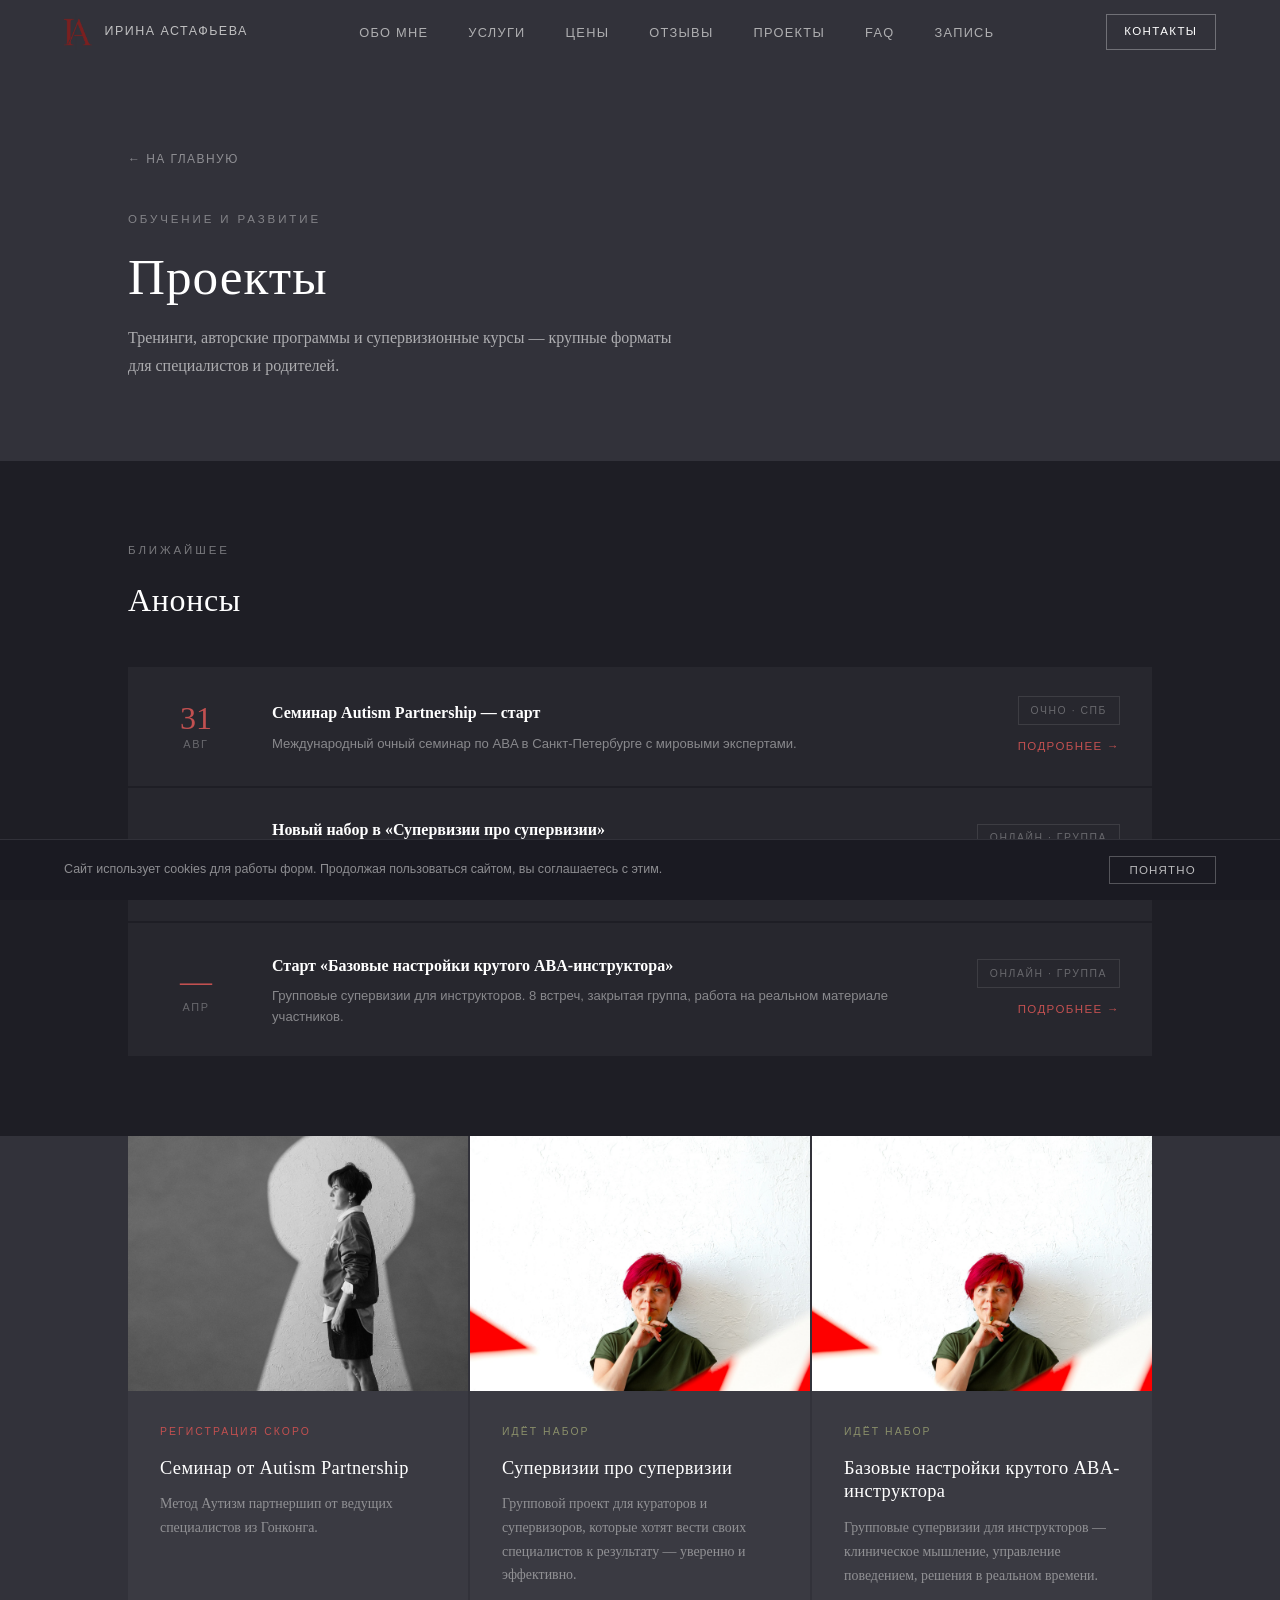
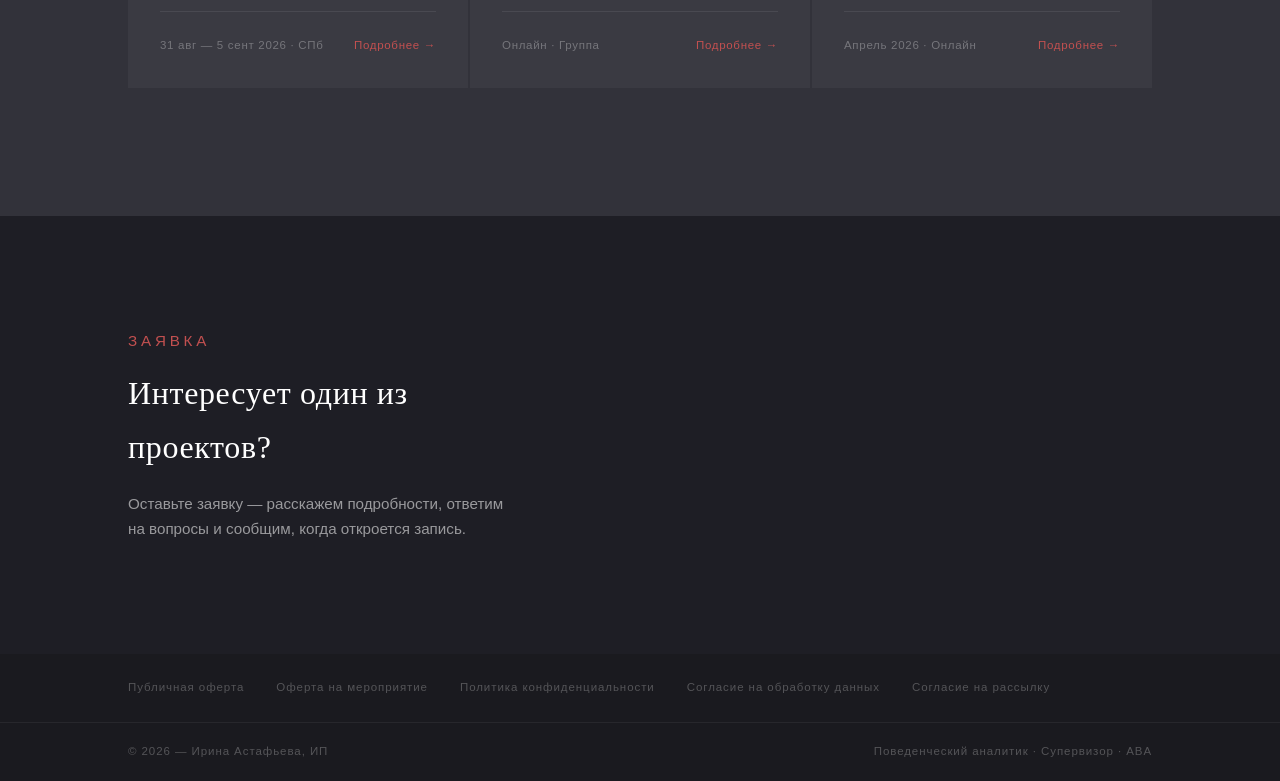
<file: projects-thmjay.html>
<!DOCTYPE html>
<html lang="ru">
<head>
  <meta charset="UTF-8" />
  <meta name="viewport" content="width=device-width, initial-scale=1.0" />
  <title>Проекты — Ирина Астафьева</title>
  <link rel="icon" href="photo/Logo.png" type="image/png" />
  <link rel="stylesheet" href="style.css" />
</head>
<body>

  <nav>
    <div class="logo" style="display:flex;align-items:center;gap:0.75rem;">
      <a href="index.html"><img src="photo/Logo.png" alt="Ирина Астафьева" style="height:36px;display:block;" /></a>
      <a href="index.html" style="color:var(--ash);font-family:'Arial',sans-serif;font-size:0.78rem;letter-spacing:0.12em;text-transform:uppercase;opacity:0.85;text-decoration:none;">Ирина Астафьева</a>
    </div>
    <button class="nav-toggle" id="navToggle" aria-label="Меню">
      <span></span><span></span><span></span>
    </button>
    <ul id="navMenu">
      <li><a href="index.html#about">Обо мне</a></li>
      <li><a href="index.html#services">Услуги</a></li>
      <li><a href="index.html#pricing">Цены</a></li>
      <li><a href="index.html#testimonials">Отзывы</a></li>
      <li><a href="projects.html">Проекты</a></li>
      <li><a href="index.html#faq">FAQ</a></li>
      <li><a href="index.html#contact">Запись</a></li>
    </ul>
    <a href="index.html#contact" class="nav-cta">Контакты</a>
  </nav>

  <!-- Шапка страницы -->
  <section class="subpage-hero">
    <a href="index.html" class="back-link">← На главную</a>
    <p class="eyebrow">Обучение и развитие</p>
    <h1>Проекты</h1>
    <p>Тренинги, авторские программы и супервизионные курсы — крупные форматы для специалистов и родителей.</p>
  </section>

  <!-- Анонсы -->
  <section class="announcements">
    <div class="announcements-header">
      <div>
        <p class="section-label" style="color:rgba(255,255,255,0.4);">Ближайшее</p>
        <h2 style="color:#fff;font-size:clamp(1.4rem,2.5vw,2rem);">Анонсы</h2>
      </div>
    </div>
    <div class="announcements-list">

      <a href="autism-partnership.html" class="announce-item">
        <div class="announce-date">
          <span class="announce-day">31</span>
          <span class="announce-month">авг</span>
        </div>
        <div class="announce-body">
          <h4>Семинар Autism Partnership — старт</h4>
          <p>Международный очный семинар по ABA в Санкт-Петербурге с мировыми экспертами.</p>
        </div>
        <div class="announce-meta">
          <span class="announce-tag">Очно · СПб</span>
          <span class="announce-link">Подробнее →</span>
        </div>
      </a>

      <a href="supervisions.html" class="announce-item">
        <div class="announce-date">
          <span class="announce-day">—</span>
          <span class="announce-month">скоро</span>
        </div>
        <div class="announce-body">
          <h4>Новый набор в «Супервизии про супервизии»</h4>
          <p>Открывается набор в следующую группу. Небольшая группа, онлайн, разбор реальных случаев из практики участников.</p>
        </div>
        <div class="announce-meta">
          <span class="announce-tag">Онлайн · Группа</span>
          <span class="announce-link">Подробнее →</span>
        </div>
      </a>

      <a href="basic-skills.html" class="announce-item">
        <div class="announce-date">
          <span class="announce-day">—</span>
          <span class="announce-month">апр</span>
        </div>
        <div class="announce-body">
          <h4>Старт «Базовые настройки крутого ABA-инструктора»</h4>
          <p>Групповые супервизии для инструкторов. 8 встреч, закрытая группа, работа на реальном материале участников.</p>
        </div>
        <div class="announce-meta">
          <span class="announce-tag">Онлайн · Группа</span>
          <span class="announce-link">Подробнее →</span>
        </div>
      </a>

    </div>
  </section>

  <!-- Сетка проектов -->
  <div class="hub-grid">

    <a href="autism-partnership.html" class="hub-card">
      <div class="hub-card-photo">
        <img src="photo/zamok.jpg" alt="Тренинг Autism Partnership" style="object-position:center;" />
      </div>
      <div class="hub-card-body">
        <span class="hub-card-status upcoming">Регистрация скоро</span>
        <h3>Семинар от Autism Partnership</h3>
        <p>Метод Аутизм партнершип от ведущих специалистов из Гонконга.</p>
        <div class="hub-card-meta">
          <span>31 авг — 5 сент 2026 · СПб</span>
          <span class="hub-card-arrow">Подробнее →</span>
        </div>
      </div>
    </a>

    <a href="supervisions.html" class="hub-card">
      <div class="hub-card-photo">
        <img src="photo/strogo.jpg" alt="Супервизии про супервизии" />
      </div>
      <div class="hub-card-body">
        <span class="hub-card-status active">Идёт набор</span>
        <h3>Супервизии про супервизии</h3>
        <p>Групповой проект для кураторов и супервизоров, которые хотят вести своих специалистов к результату — уверенно и эффективно.</p>
        <div class="hub-card-meta">
          <span>Онлайн · Группа</span>
          <span class="hub-card-arrow">Подробнее →</span>
        </div>
      </div>
    </a>

    <a href="basic-skills.html" class="hub-card">
      <div class="hub-card-photo">
        <img src="photo/strogo.jpg" alt="Базовые настройки крутого ABA-инструктора" />
      </div>
      <div class="hub-card-body">
        <span class="hub-card-status active">Идёт набор</span>
        <h3>Базовые настройки крутого ABA-инструктора</h3>
        <p>Групповые супервизии для инструкторов — клиническое мышление, управление поведением, решения в реальном времени.</p>
        <div class="hub-card-meta">
          <span>Апрель 2026 · Онлайн</span>
          <span class="hub-card-arrow">Подробнее →</span>
        </div>
      </div>
    </a>

  </div>

  <!-- Форма заявки -->
  <section class="projects-contact">
    <div class="projects-contact-inner">
      <div class="projects-contact-text">
        <p class="section-label">Заявка</p>
        <h2>Интересует один из проектов?</h2>
        <p>Оставьте заявку — расскажем подробности, ответим на вопросы и сообщим, когда откроется запись.</p>
      </div>
      <div class="projects-contact-form">
        <script src="https://forms.yandex.ru/_static/embed.js"></script>
        <iframe src="https://forms.yandex.ru/u/69e0b79b068ff07d040011ef?iframe=1" frameborder="0" name="ya-form-69e0b79b068ff07d040011ef" width="100%"></iframe>
        <script>window.addEventListener("message",function(e){if(e.data&&e.data.source==="ya-form-69e0b79b068ff07d040011ef"){document.querySelector("[name='ya-form-69e0b79b068ff07d040011ef']").style.height=e.data.height+"px";}});</script>
      </div>
    </div>
  </section>

  <footer>
    <div class="footer-top">
      <a href="document/Публичная_оферта_о_заключении_договора_об_оказании_платных_дополнительных.pdf" target="_blank">Публичная оферта</a>
      <a href="document/оферта мероприятие.pdf" target="_blank">Оферта на мероприятие</a>
      <a href="document/Политика конфиденциальности.pdf" target="_blank">Политика конфиденциальности</a>
      <a href="document/CОГЛАСИЕ_НА_ОБРАБОТКУ_ПЕРСОНАЛЬНЫХ_ДАННЫХ.pdf" target="_blank">Согласие на обработку данных</a>
      <a href="document/СОГЛАСИЕ_НА_ПОЛУЧЕНИЕ_РАССЫЛКИ_И_РЕКЛАМНЫХ_МАТЕРИАЛОВ.pdf" target="_blank">Согласие на рассылку</a>
    </div>
    <div class="footer-bottom">
      <span>© 2026 — Ирина Астафьева, ИП</span>
      <span>Поведенческий аналитик · Супервизор · ABA</span>
    </div>
  </footer>

  <div class="mobile-nav">
    <div class="mobile-nav-inner">
      <a href="index.html#services" class="mobile-nav-item">
        <svg viewBox="0 0 24 24"><path d="M17 21v-2a4 4 0 0 0-4-4H5a4 4 0 0 0-4 4v2"/><circle cx="9" cy="7" r="4"/></svg>
        <span>Услуги</span>
      </a>
      <a href="projects.html" class="mobile-nav-item active">
        <svg viewBox="0 0 24 24"><rect x="3" y="3" width="7" height="7"/><rect x="14" y="3" width="7" height="7"/><rect x="14" y="14" width="7" height="7"/><rect x="3" y="14" width="7" height="7"/></svg>
        <span>Проекты</span>
      </a>
      <a href="index.html#pricing" class="mobile-nav-item">
        <svg viewBox="0 0 24 24"><path d="M20.59 13.41l-7.17 7.17a2 2 0 0 1-2.83 0L2 12V2h10l8.59 8.59a2 2 0 0 1 0 2.82z"/><line x1="7" y1="7" x2="7.01" y2="7"/></svg>
        <span>Цены</span>
      </a>
      <a href="index.html#contact" class="mobile-nav-item">
        <svg viewBox="0 0 24 24"><path d="M21 15a2 2 0 0 1-2 2H7l-4 4V5a2 2 0 0 1 2-2h14a2 2 0 0 1 2 2z"/></svg>
        <span>Запись</span>
      </a>
    </div>
  </div>

  <!-- Куки-плашка -->
  <div class="cookie-bar" id="cookieBar">
    <span>Сайт использует cookies для работы форм. Продолжая пользоваться сайтом, вы соглашаетесь с этим.</span>
    <button onclick="document.getElementById('cookieBar').style.display='none';localStorage.setItem('cookie_ok','1')">Понятно</button>
  </div>

  <script src="script.js"></script>
</body>
</html>
</file>
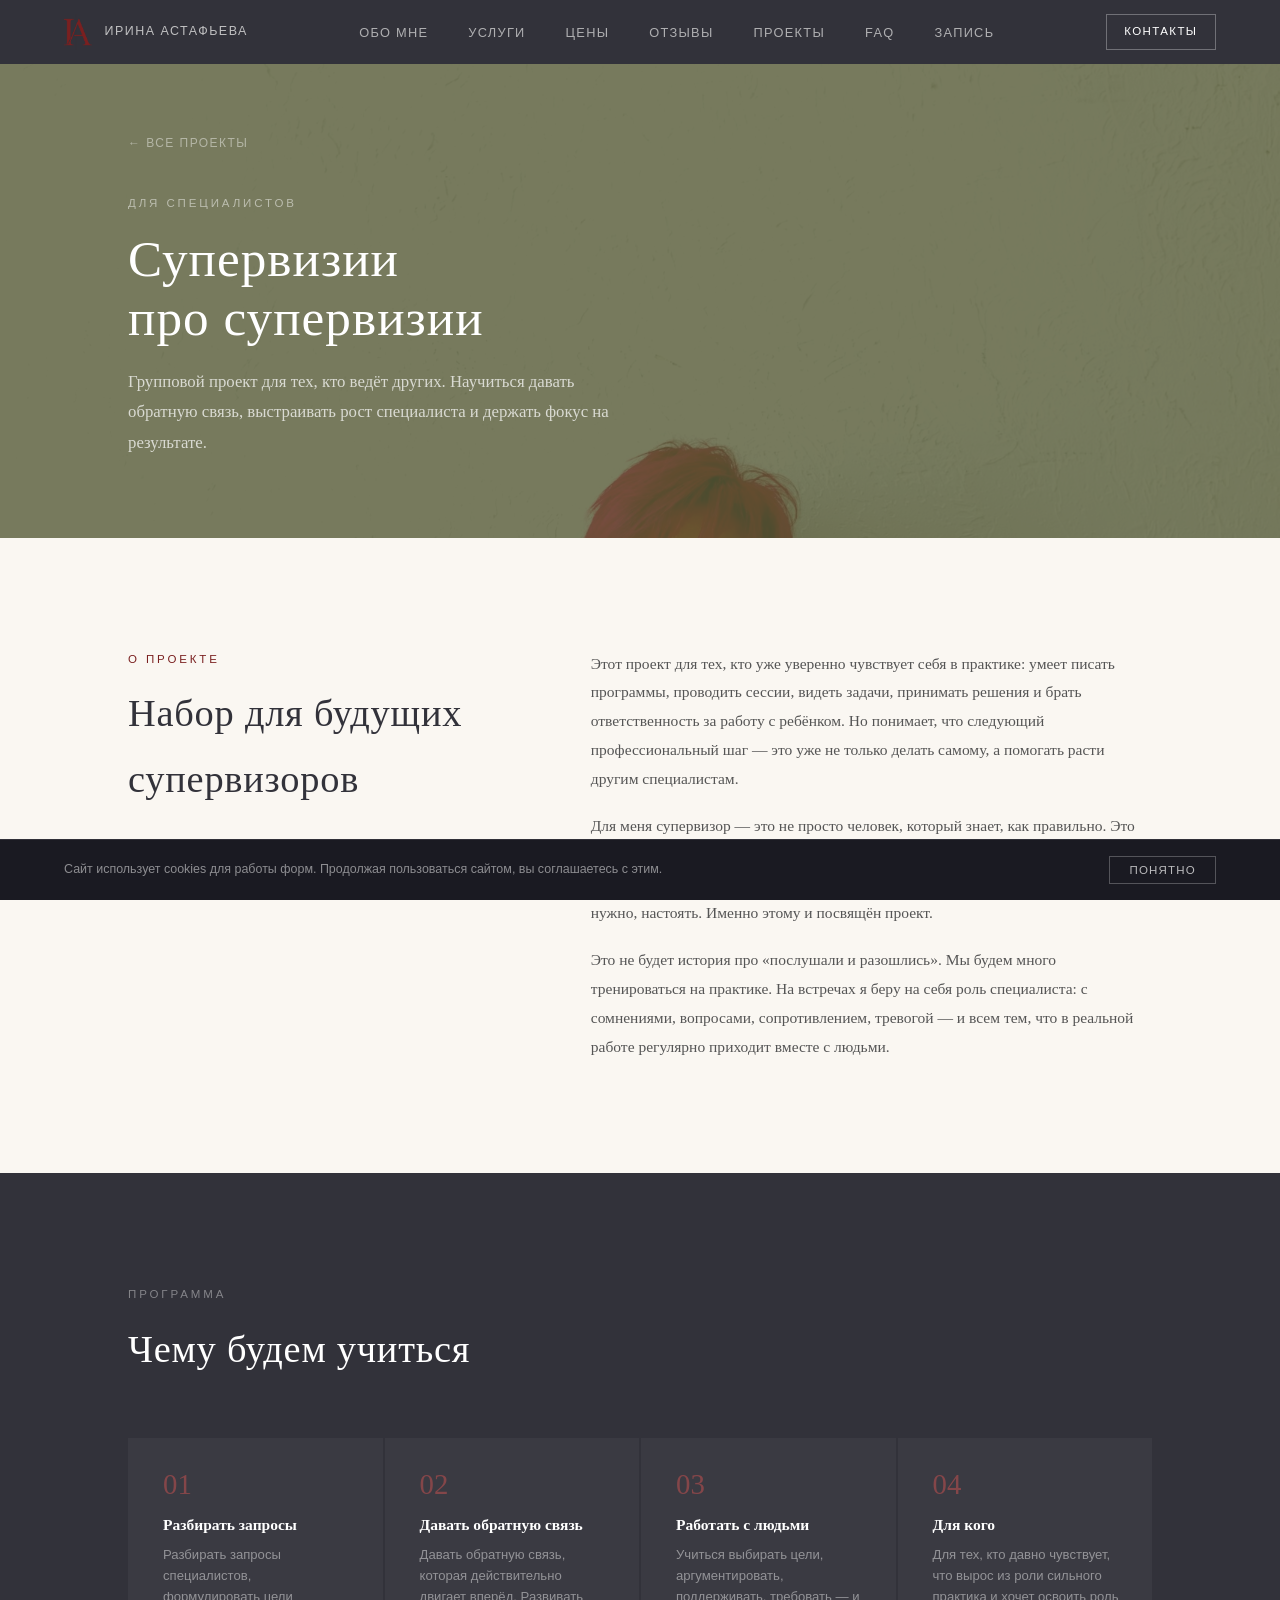
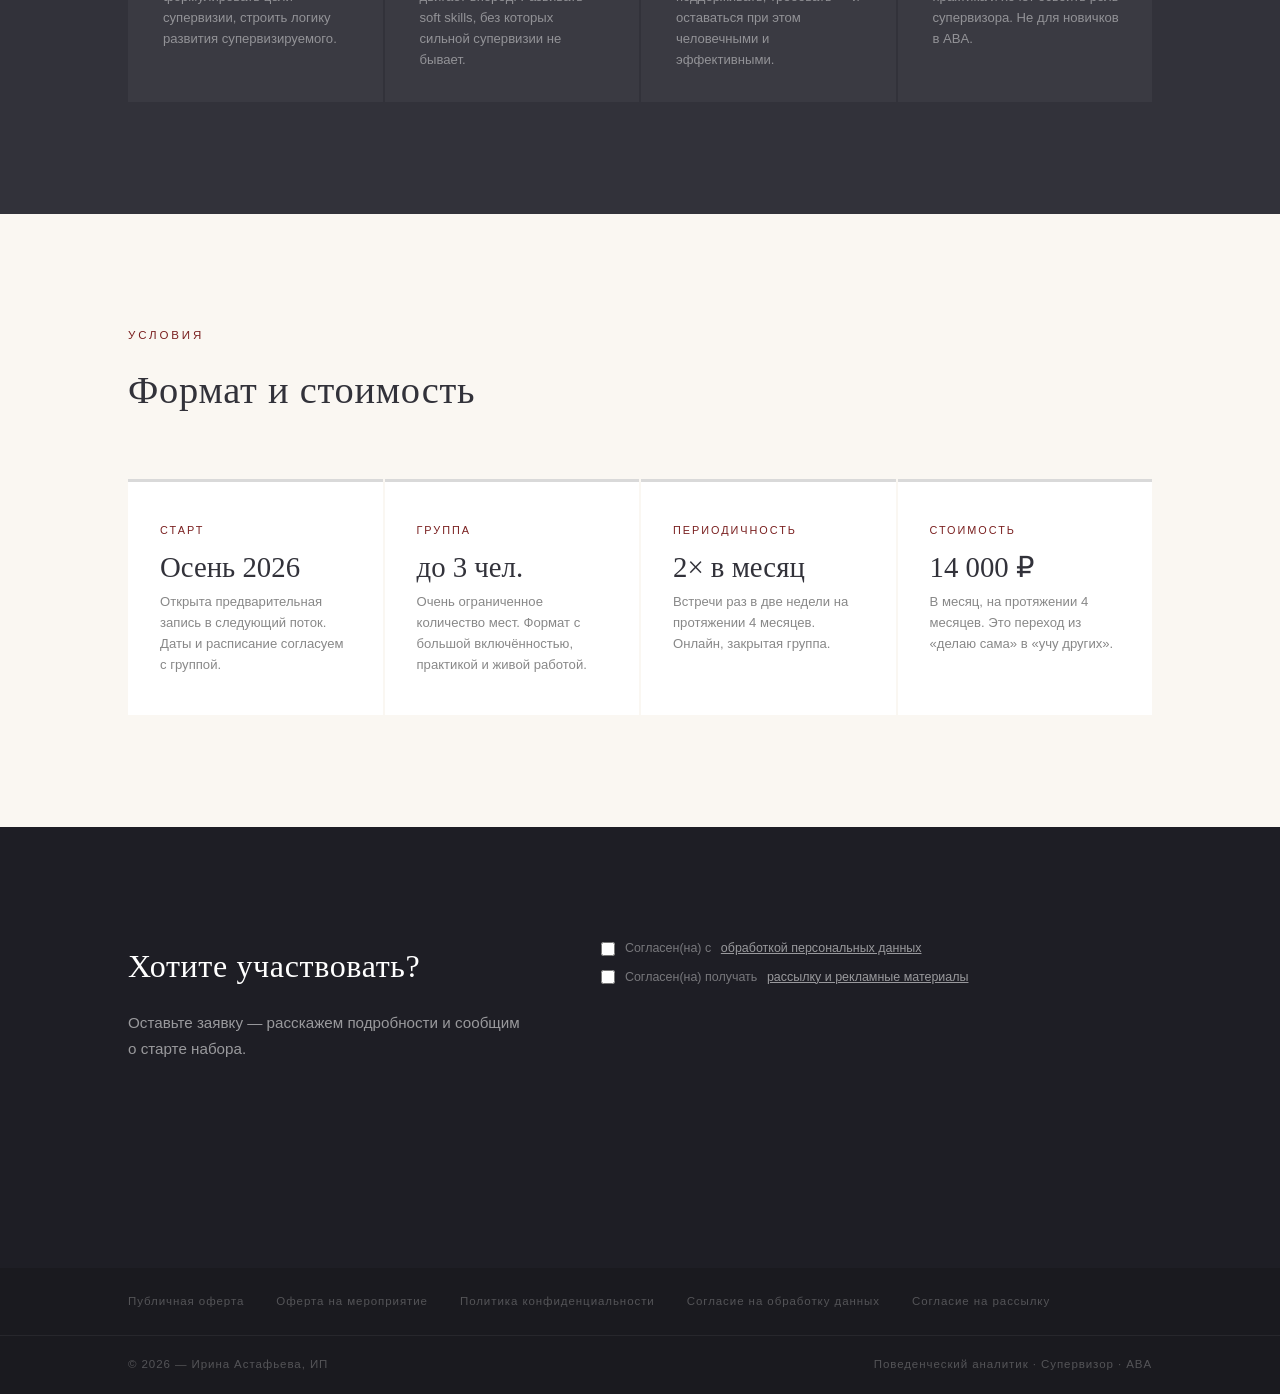
<file: supervisions-thmjay.html>
<!DOCTYPE html>
<html lang="ru">
<head>
  <meta charset="UTF-8" />
  <meta name="viewport" content="width=device-width, initial-scale=1.0" />
  <title>Супервизии про супервизии — Ирина Астафьева</title>
  <link rel="icon" href="photo/Logo.png" type="image/png" />
  <link rel="stylesheet" href="style.css" />
</head>
<body>

  <nav>
    <div class="logo" style="display:flex;align-items:center;gap:0.75rem;">
      <a href="index.html"><img src="photo/Logo.png" alt="Ирина Астафьева" style="height:36px;display:block;" /></a>
      <a href="index.html" style="color:var(--ash);font-family:'Arial',sans-serif;font-size:0.78rem;letter-spacing:0.12em;text-transform:uppercase;opacity:0.85;text-decoration:none;">Ирина Астафьева</a>
    </div>
    <button class="nav-toggle" id="navToggle" aria-label="Меню">
      <span></span><span></span><span></span>
    </button>
    <ul id="navMenu">
      <li><a href="index.html#about">Обо мне</a></li>
      <li><a href="index.html#services">Услуги</a></li>
      <li><a href="index.html#pricing">Цены</a></li>
      <li><a href="index.html#testimonials">Отзывы</a></li>
      <li><a href="projects.html">Проекты</a></li>
      <li><a href="index.html#faq">FAQ</a></li>
      <li><a href="index.html#contact">Запись</a></li>
    </ul>
    <a href="index.html#contact" class="nav-cta">Контакты</a>
  </nav>

  <!-- Герой -->
  <section class="project-hero" style="background: var(--olive);">
    <img class="bg-photo" src="photo/strogo.jpg" alt="" />
    <div class="project-hero-content">
      <a href="projects.html" class="back-link">← Все проекты</a>
      <p class="eyebrow">Для специалистов</p>
      <h1>Супервизии<br>про супервизии</h1>
      <p>Групповой проект для тех, кто ведёт других. Научиться давать обратную связь, выстраивать рост специалиста и держать фокус на результате.</p>
    </div>
  </section>

  <!-- О проекте -->
  <section class="project-about">
    <div>
      <p class="section-label">О проекте</p>
      <h2 class="section-title">Набор для будущих супервизоров</h2>
    </div>
    <div class="project-about-text reveal">
      <p>Этот проект для тех, кто уже уверенно чувствует себя в практике: умеет писать программы, проводить сессии, видеть задачи, принимать решения и брать ответственность за работу с ребёнком. Но понимает, что следующий профессиональный шаг — это уже не только делать самому, а помогать расти другим специалистам.</p>
      <p>Для меня супервизор — это не просто человек, который знает, как правильно. Это человек, который умеет объяснить, почему. Умеет видеть сильные и слабые стороны специалиста. Умеет поддержать, направить, выдержать сопротивление и, когда нужно, настоять. Именно этому и посвящён проект.</p>
      <p>Это не будет история про «послушали и разошлись». Мы будем много тренироваться на практике. На встречах я беру на себя роль специалиста: с сомнениями, вопросами, сопротивлением, тревогой — и всем тем, что в реальной работе регулярно приходит вместе с людьми.</p>
    </div>
  </section>

  <!-- Для кого -->
  <section class="project-for-whom">
    <p class="section-label">Программа</p>
    <h2 class="section-title">Чему будем учиться</h2>
    <div class="for-whom-grid">
      <div class="for-whom-item reveal">
        <div class="fw-num">01</div>
        <h4>Разбирать запросы</h4>
        <p>Разбирать запросы специалистов, формулировать цели супервизии, строить логику развития супервизируемого.</p>
      </div>
      <div class="for-whom-item reveal">
        <div class="fw-num">02</div>
        <h4>Давать обратную связь</h4>
        <p>Давать обратную связь, которая действительно двигает вперёд. Развивать soft skills, без которых сильной супервизии не бывает.</p>
      </div>
      <div class="for-whom-item reveal">
        <div class="fw-num">03</div>
        <h4>Работать с людьми</h4>
        <p>Учиться выбирать цели, аргументировать, поддерживать, требовать — и оставаться при этом человечными и эффективными.</p>
      </div>
      <div class="for-whom-item reveal">
        <div class="fw-num">04</div>
        <h4>Для кого</h4>
        <p>Для тех, кто давно чувствует, что вырос из роли сильного практика и хочет освоить роль супервизора. Не для новичков в ABA.</p>
      </div>
    </div>
  </section>

  <!-- Формат -->
  <section class="project-format">
    <p class="section-label">Условия</p>
    <h2 class="section-title">Формат и стоимость</h2>
    <div class="format-grid">
      <div class="format-item reveal">
        <p class="f-label">Старт</p>
        <div class="f-val">Осень 2026</div>
        <p>Открыта предварительная запись в следующий поток. Даты и расписание согласуем с группой.</p>
      </div>
      <div class="format-item reveal">
        <p class="f-label">Группа</p>
        <div class="f-val">до 3 чел.</div>
        <p>Очень ограниченное количество мест. Формат с большой включённостью, практикой и живой работой.</p>
      </div>
      <div class="format-item reveal">
        <p class="f-label">Периодичность</p>
        <div class="f-val">2× в месяц</div>
        <p>Встречи раз в две недели на протяжении 4 месяцев. Онлайн, закрытая группа.</p>
      </div>
      <div class="format-item reveal">
        <p class="f-label">Стоимость</p>
        <div class="f-val">14 000 ₽</div>
        <p>В месяц, на протяжении 4 месяцев. Это переход из «делаю сама» в «учу других».</p>
      </div>
    </div>
  </section>

  <!-- CTA -->
  <section class="project-cta-form">
    <div class="project-cta-form-inner">
      <div class="project-cta-form-text">
        <h2>Хотите участвовать?</h2>
        <p>Оставьте заявку — расскажем подробности и сообщим о старте набора.</p>
      </div>
      <div class="project-cta-form-embed">
        <div class="form-consents">
          <label><input type="checkbox"> Согласен(на) с <a href="document/CОГЛАСИЕ_НА_ОБРАБОТКУ_ПЕРСОНАЛЬНЫХ_ДАННЫХ.pdf" target="_blank">обработкой персональных данных</a></label>
          <label><input type="checkbox"> Согласен(на) получать <a href="document/СОГЛАСИЕ_НА_ПОЛУЧЕНИЕ_РАССЫЛКИ_И_РЕКЛАМНЫХ_МАТЕРИАЛОВ.pdf" target="_blank">рассылку и рекламные материалы</a></label>
        </div>
        <script src="https://forms.yandex.ru/_static/embed.js"></script>
        <iframe src="https://forms.yandex.ru/u/69e0b79b068ff07d040011ef?iframe=1" frameborder="0" name="ya-form-supervisions" width="100%"></iframe>
        <script>window.addEventListener("message",function(e){if(e.data&&e.data.source==="ya-form-69e0b79b068ff07d040011ef"){document.querySelectorAll("[name^='ya-form-']").forEach(function(f){f.style.height=e.data.height+"px";});}});</script>
      </div>
    </div>
  </section>

  <footer>
    <div class="footer-top">
      <a href="document/Публичная_оферта_о_заключении_договора_об_оказании_платных_дополнительных.pdf" target="_blank">Публичная оферта</a>
      <a href="document/оферта мероприятие.pdf" target="_blank">Оферта на мероприятие</a>
      <a href="document/Политика конфиденциальности.pdf" target="_blank">Политика конфиденциальности</a>
      <a href="document/CОГЛАСИЕ_НА_ОБРАБОТКУ_ПЕРСОНАЛЬНЫХ_ДАННЫХ.pdf" target="_blank">Согласие на обработку данных</a>
      <a href="document/СОГЛАСИЕ_НА_ПОЛУЧЕНИЕ_РАССЫЛКИ_И_РЕКЛАМНЫХ_МАТЕРИАЛОВ.pdf" target="_blank">Согласие на рассылку</a>
    </div>
    <div class="footer-bottom">
      <span>© 2026 — Ирина Астафьева, ИП</span>
      <span>Поведенческий аналитик · Супервизор · ABA</span>
    </div>
  </footer>

  <div class="mobile-nav">
    <div class="mobile-nav-inner">
      <a href="index.html#services" class="mobile-nav-item">
        <svg viewBox="0 0 24 24"><path d="M17 21v-2a4 4 0 0 0-4-4H5a4 4 0 0 0-4 4v2"/><circle cx="9" cy="7" r="4"/></svg>
        <span>Услуги</span>
      </a>
      <a href="projects.html" class="mobile-nav-item active">
        <svg viewBox="0 0 24 24"><rect x="3" y="3" width="7" height="7"/><rect x="14" y="3" width="7" height="7"/><rect x="14" y="14" width="7" height="7"/><rect x="3" y="14" width="7" height="7"/></svg>
        <span>Проекты</span>
      </a>
      <a href="index.html#pricing" class="mobile-nav-item">
        <svg viewBox="0 0 24 24"><path d="M20.59 13.41l-7.17 7.17a2 2 0 0 1-2.83 0L2 12V2h10l8.59 8.59a2 2 0 0 1 0 2.82z"/><line x1="7" y1="7" x2="7.01" y2="7"/></svg>
        <span>Цены</span>
      </a>
      <a href="index.html#contact" class="mobile-nav-item">
        <svg viewBox="0 0 24 24"><path d="M21 15a2 2 0 0 1-2 2H7l-4 4V5a2 2 0 0 1 2-2h14a2 2 0 0 1 2 2z"/></svg>
        <span>Запись</span>
      </a>
    </div>
  </div>

  <!-- Куки-плашка -->
  <div class="cookie-bar" id="cookieBar">
    <span>Сайт использует cookies для работы форм. Продолжая пользоваться сайтом, вы соглашаетесь с этим.</span>
    <button onclick="document.getElementById('cookieBar').style.display='none';localStorage.setItem('cookie_ok','1')">Понятно</button>
  </div>

  <script src="script.js"></script>
</body>
</html>
</file>
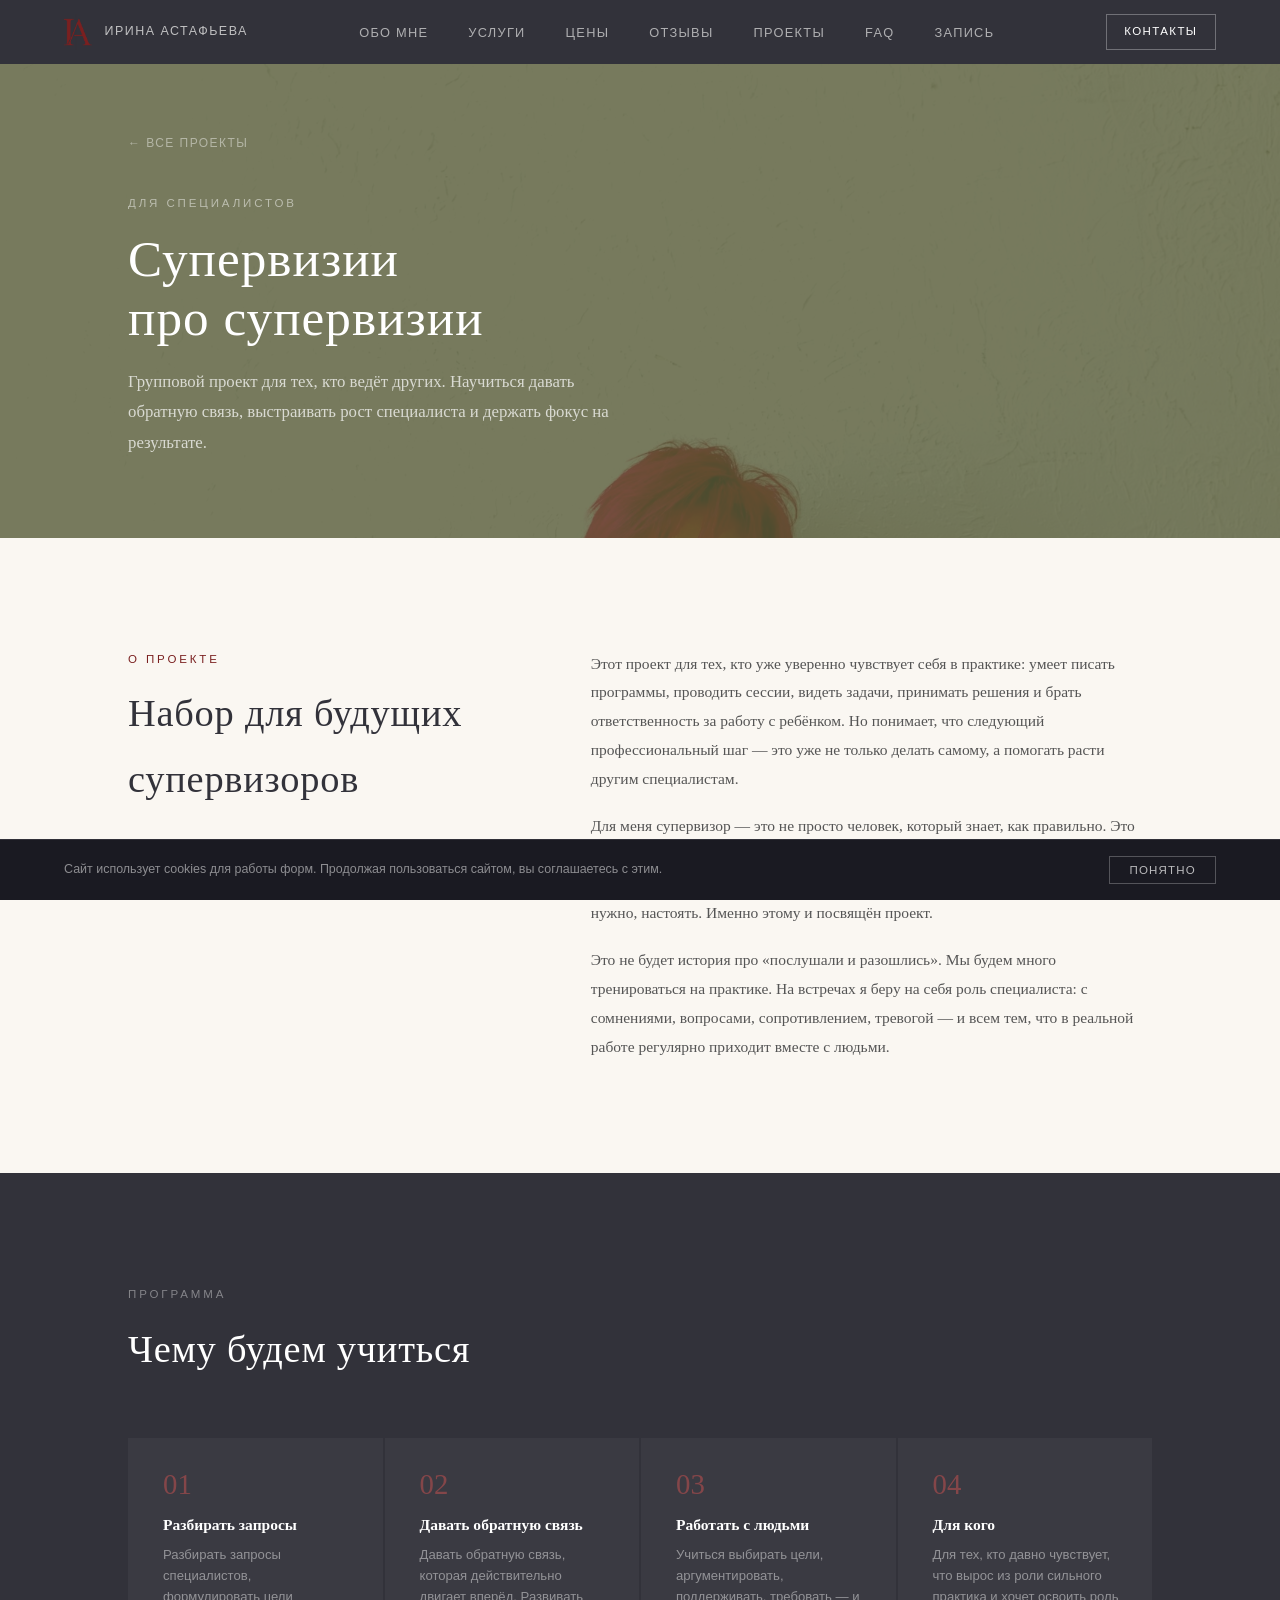
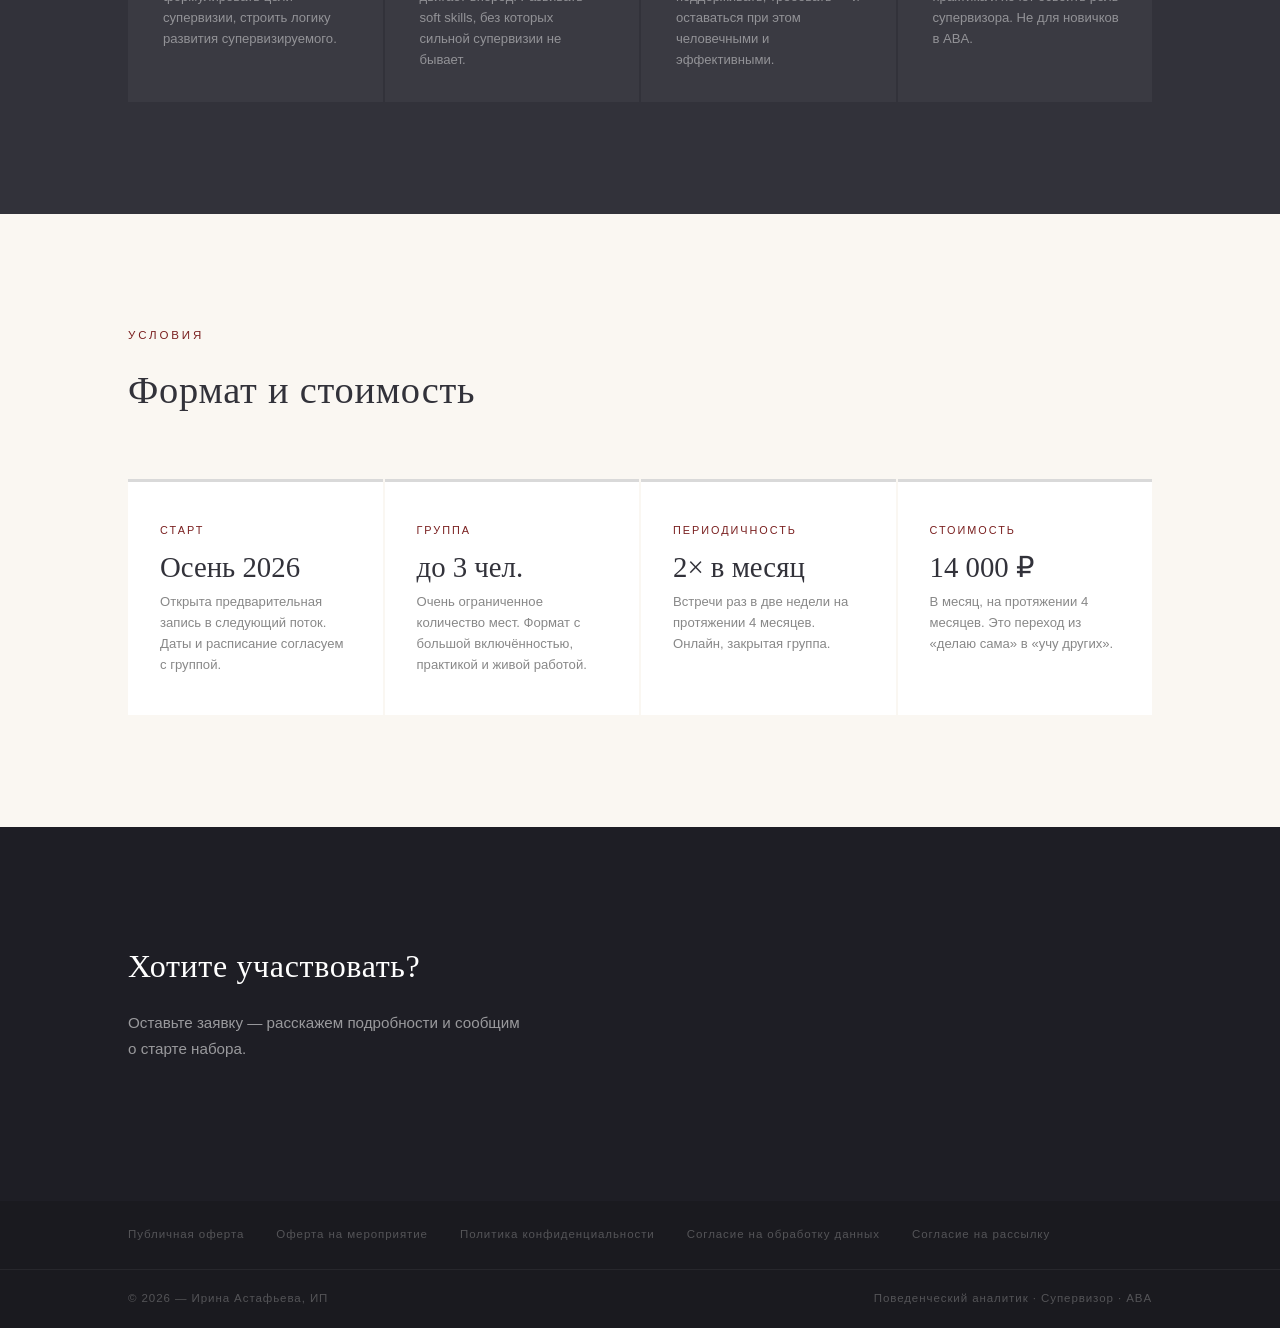
<file: supervisions.html>
<!DOCTYPE html>
<html lang="ru">
<head>
  <meta charset="UTF-8" />
  <meta name="viewport" content="width=device-width, initial-scale=1.0" />
  <title>Супервизии про супервизии — Ирина Астафьева</title>
  <link rel="icon" href="photo/Logo.png" type="image/png" />
  <link rel="stylesheet" href="style.css" />
</head>
<body>

  <nav>
    <div class="logo" style="display:flex;align-items:center;gap:0.75rem;">
      <a href="index.html"><img src="photo/Logo.png" alt="Ирина Астафьева" style="height:36px;display:block;" /></a>
      <a href="index.html" style="color:var(--ash);font-family:'Arial',sans-serif;font-size:0.78rem;letter-spacing:0.12em;text-transform:uppercase;opacity:0.85;text-decoration:none;">Ирина Астафьева</a>
    </div>
    <button class="nav-toggle" id="navToggle" aria-label="Меню">
      <span></span><span></span><span></span>
    </button>
    <ul id="navMenu">
      <li><a href="index.html#about">Обо мне</a></li>
      <li><a href="index.html#services">Услуги</a></li>
      <li><a href="index.html#pricing">Цены</a></li>
      <li><a href="index.html#testimonials">Отзывы</a></li>
      <li><a href="projects.html">Проекты</a></li>
      <li><a href="index.html#faq">FAQ</a></li>
      <li><a href="index.html#contact">Запись</a></li>
    </ul>
    <a href="index.html#contact" class="nav-cta">Контакты</a>
  </nav>

  <!-- Герой -->
  <section class="project-hero" style="background: var(--olive);">
    <img class="bg-photo" src="photo/strogo.jpg" alt="" />
    <div class="project-hero-content">
      <a href="projects.html" class="back-link">← Все проекты</a>
      <p class="eyebrow">Для специалистов</p>
      <h1>Супервизии<br>про супервизии</h1>
      <p>Групповой проект для тех, кто ведёт других. Научиться давать обратную связь, выстраивать рост специалиста и держать фокус на результате.</p>
    </div>
  </section>

  <!-- О проекте -->
  <section class="project-about">
    <div>
      <p class="section-label">О проекте</p>
      <h2 class="section-title">Набор для будущих супервизоров</h2>
    </div>
    <div class="project-about-text reveal">
      <p>Этот проект для тех, кто уже уверенно чувствует себя в практике: умеет писать программы, проводить сессии, видеть задачи, принимать решения и брать ответственность за работу с ребёнком. Но понимает, что следующий профессиональный шаг — это уже не только делать самому, а помогать расти другим специалистам.</p>
      <p>Для меня супервизор — это не просто человек, который знает, как правильно. Это человек, который умеет объяснить, почему. Умеет видеть сильные и слабые стороны специалиста. Умеет поддержать, направить, выдержать сопротивление и, когда нужно, настоять. Именно этому и посвящён проект.</p>
      <p>Это не будет история про «послушали и разошлись». Мы будем много тренироваться на практике. На встречах я беру на себя роль специалиста: с сомнениями, вопросами, сопротивлением, тревогой — и всем тем, что в реальной работе регулярно приходит вместе с людьми.</p>
    </div>
  </section>

  <!-- Для кого -->
  <section class="project-for-whom">
    <p class="section-label">Программа</p>
    <h2 class="section-title">Чему будем учиться</h2>
    <div class="for-whom-grid">
      <div class="for-whom-item reveal">
        <div class="fw-num">01</div>
        <h4>Разбирать запросы</h4>
        <p>Разбирать запросы специалистов, формулировать цели супервизии, строить логику развития супервизируемого.</p>
      </div>
      <div class="for-whom-item reveal">
        <div class="fw-num">02</div>
        <h4>Давать обратную связь</h4>
        <p>Давать обратную связь, которая действительно двигает вперёд. Развивать soft skills, без которых сильной супервизии не бывает.</p>
      </div>
      <div class="for-whom-item reveal">
        <div class="fw-num">03</div>
        <h4>Работать с людьми</h4>
        <p>Учиться выбирать цели, аргументировать, поддерживать, требовать — и оставаться при этом человечными и эффективными.</p>
      </div>
      <div class="for-whom-item reveal">
        <div class="fw-num">04</div>
        <h4>Для кого</h4>
        <p>Для тех, кто давно чувствует, что вырос из роли сильного практика и хочет освоить роль супервизора. Не для новичков в ABA.</p>
      </div>
    </div>
  </section>

  <!-- Формат -->
  <section class="project-format">
    <p class="section-label">Условия</p>
    <h2 class="section-title">Формат и стоимость</h2>
    <div class="format-grid">
      <div class="format-item reveal">
        <p class="f-label">Старт</p>
        <div class="f-val">Осень 2026</div>
        <p>Открыта предварительная запись в следующий поток. Даты и расписание согласуем с группой.</p>
      </div>
      <div class="format-item reveal">
        <p class="f-label">Группа</p>
        <div class="f-val">до 3 чел.</div>
        <p>Очень ограниченное количество мест. Формат с большой включённостью, практикой и живой работой.</p>
      </div>
      <div class="format-item reveal">
        <p class="f-label">Периодичность</p>
        <div class="f-val">2× в месяц</div>
        <p>Встречи раз в две недели на протяжении 4 месяцев. Онлайн, закрытая группа.</p>
      </div>
      <div class="format-item reveal">
        <p class="f-label">Стоимость</p>
        <div class="f-val">14 000 ₽</div>
        <p>В месяц, на протяжении 4 месяцев. Это переход из «делаю сама» в «учу других».</p>
      </div>
    </div>
  </section>

  <!-- CTA -->
  <section class="project-cta-form">
    <div class="project-cta-form-inner">
      <div class="project-cta-form-text">
        <h2>Хотите участвовать?</h2>
        <p>Оставьте заявку — расскажем подробности и сообщим о старте набора.</p>
      </div>
      <div class="project-cta-form-embed">
        <script src="https://forms.yandex.ru/_static/embed.js"></script>
        <iframe src="https://forms.yandex.ru/u/69e0b79b068ff07d040011ef?iframe=1" frameborder="0" name="ya-form-supervisions" width="100%"></iframe>
        <script>window.addEventListener("message",function(e){if(e.data&&e.data.source==="ya-form-69e0b79b068ff07d040011ef"){document.querySelectorAll("[name^='ya-form-']").forEach(function(f){f.style.height=e.data.height+"px";});}});</script>
      </div>
    </div>
  </section>

  <footer>
    <div class="footer-top">
      <a href="document/Публичная_оферта_о_заключении_договора_об_оказании_платных_дополнительных.pdf" target="_blank">Публичная оферта</a>
      <a href="document/оферта мероприятие.pdf" target="_blank">Оферта на мероприятие</a>
      <a href="document/Политика конфиденциальности.pdf" target="_blank">Политика конфиденциальности</a>
      <a href="document/CОГЛАСИЕ_НА_ОБРАБОТКУ_ПЕРСОНАЛЬНЫХ_ДАННЫХ.pdf" target="_blank">Согласие на обработку данных</a>
      <a href="document/СОГЛАСИЕ_НА_ПОЛУЧЕНИЕ_РАССЫЛКИ_И_РЕКЛАМНЫХ_МАТЕРИАЛОВ.pdf" target="_blank">Согласие на рассылку</a>
    </div>
    <div class="footer-bottom">
      <span>© 2026 — Ирина Астафьева, ИП</span>
      <span>Поведенческий аналитик · Супервизор · ABA</span>
    </div>
  </footer>

  <div class="mobile-nav">
    <div class="mobile-nav-inner">
      <a href="index.html#services" class="mobile-nav-item">
        <svg viewBox="0 0 24 24"><path d="M17 21v-2a4 4 0 0 0-4-4H5a4 4 0 0 0-4 4v2"/><circle cx="9" cy="7" r="4"/></svg>
        <span>Услуги</span>
      </a>
      <a href="projects.html" class="mobile-nav-item active">
        <svg viewBox="0 0 24 24"><rect x="3" y="3" width="7" height="7"/><rect x="14" y="3" width="7" height="7"/><rect x="14" y="14" width="7" height="7"/><rect x="3" y="14" width="7" height="7"/></svg>
        <span>Проекты</span>
      </a>
      <a href="index.html#pricing" class="mobile-nav-item">
        <svg viewBox="0 0 24 24"><path d="M20.59 13.41l-7.17 7.17a2 2 0 0 1-2.83 0L2 12V2h10l8.59 8.59a2 2 0 0 1 0 2.82z"/><line x1="7" y1="7" x2="7.01" y2="7"/></svg>
        <span>Цены</span>
      </a>
      <a href="index.html#contact" class="mobile-nav-item">
        <svg viewBox="0 0 24 24"><path d="M21 15a2 2 0 0 1-2 2H7l-4 4V5a2 2 0 0 1 2-2h14a2 2 0 0 1 2 2z"/></svg>
        <span>Запись</span>
      </a>
    </div>
  </div>

  <!-- Куки-плашка -->
  <div class="cookie-bar" id="cookieBar">
    <span>Сайт использует cookies для работы форм. Продолжая пользоваться сайтом, вы соглашаетесь с этим.</span>
    <button onclick="document.getElementById('cookieBar').style.display='none';localStorage.setItem('cookie_ok','1')">Понятно</button>
  </div>

  <script src="script.js"></script>
</body>
</html>
</file>
<file: style.css>
/* ─── Палитра ──────────────────────────────────── */
:root {
  --terracotta: #7A2020;
  --terracotta-light: #C25050;
  --charcoal:   #32323A;
  --wine:       #934900;
  --ash:        #D9D9D9;
  --olive:      #595D3A;
  --cream:      #FAF7F2;
  --olive-light:#8A8F6A;
}

*, *::before, *::after { box-sizing: border-box; margin: 0; padding: 0; }
html { scroll-behavior: smooth; }

body {
  font-family: 'Georgia', 'Times New Roman', serif;
  background: var(--charcoal);
  color: var(--charcoal);
  line-height: 1.7;
}

h1, h2, h3 {
  font-family: 'Georgia', serif;
  font-weight: normal;
  letter-spacing: 0.02em;
}

/* ─── Навигация ────────────────────────────────── */
nav {
  position: fixed;
  top: 0; left: 0; right: 0;
  z-index: 100;
  background: var(--charcoal);
  display: flex;
  justify-content: space-between;
  align-items: center;
  padding: 0 5%;
  height: 64px;
}

nav .logo {
  color: var(--ash);
  font-size: 0.83rem;
  letter-spacing: 0.15em;
  text-transform: uppercase;
}

nav .logo span { color: var(--terracotta); }

nav ul {
  list-style: none;
  display: flex;
  gap: 2.5rem;
}

nav ul a {
  text-decoration: none;
  color: var(--ash);
  font-family: 'Arial', sans-serif;
  font-size: 0.8rem;
  letter-spacing: 0.1em;
  text-transform: uppercase;
  opacity: 0.75;
  transition: opacity 0.2s, color 0.2s;
}

nav ul a:hover { opacity: 1; color: var(--terracotta); }

.nav-cta {
  text-decoration: none;
  font-family: 'Arial', sans-serif;
  font-size: 0.72rem;
  letter-spacing: 0.12em;
  text-transform: uppercase;
  color: #fff;
  border: 1px solid rgba(255,255,255,0.3);
  padding: 0.45rem 1.1rem;
  transition: border-color 0.2s, color 0.2s;
  white-space: nowrap;
}

.nav-cta:hover {
  border-color: var(--terracotta-light);
  color: var(--terracotta-light);
}

@media (max-width: 768px) {
  .nav-cta { display: none; }
  body { padding-bottom: 64px; }
}

/* ─── Мобильный боттом-бар ───────────────────── */
.mobile-nav {
  display: none;
  position: fixed;
  bottom: 0; left: 0; right: 0;
  z-index: 200;
  background: var(--charcoal);
  border-top: 1px solid rgba(255,255,255,0.08);
  height: 64px;
}

.mobile-nav-inner {
  display: flex;
  height: 100%;
}

.mobile-nav-item {
  flex: 1;
  display: flex;
  flex-direction: column;
  align-items: center;
  justify-content: center;
  gap: 4px;
  text-decoration: none;
  color: rgba(255,255,255,0.45);
  transition: color 0.2s;
}

.mobile-nav-item:hover,
.mobile-nav-item.active {
  color: var(--terracotta-light);
}

.mobile-nav-item svg {
  width: 22px;
  height: 22px;
  stroke: currentColor;
  fill: none;
  stroke-width: 1.5;
  stroke-linecap: round;
  stroke-linejoin: round;
}

.mobile-nav-item span {
  font-family: 'Arial', sans-serif;
  font-size: 0.6rem;
  letter-spacing: 0.08em;
  text-transform: uppercase;
}

@media (max-width: 768px) {
  .mobile-nav { display: block; }
}

/* Бургер */
.nav-toggle {
  display: none;
  flex-direction: column;
  justify-content: center;
  gap: 5px;
  background: none;
  border: none;
  cursor: pointer;
  padding: 4px;
  z-index: 101;
}

.nav-toggle span {
  display: block;
  width: 24px;
  height: 1.5px;
  background: var(--ash);
  transition: transform 0.3s, opacity 0.3s;
}

.nav-toggle.open span:nth-child(1) { transform: translateY(6.5px) rotate(45deg); }
.nav-toggle.open span:nth-child(2) { opacity: 0; }
.nav-toggle.open span:nth-child(3) { transform: translateY(-6.5px) rotate(-45deg); }

@media (max-width: 860px) {
  .nav-toggle { display: flex; }

  nav ul {
    display: none;
    position: fixed;
    top: 64px; left: 0; right: 0;
    background: var(--charcoal);
    flex-direction: column;
    gap: 0;
    padding: 1rem 0 1.5rem;
    border-top: 1px solid rgba(255,255,255,0.08);
    z-index: 100;
  }

  nav ul.open { display: flex; }

  nav ul li a {
    display: block;
    padding: 0.85rem 5%;
    font-size: 0.82rem;
    opacity: 0.8;
  }

  .hero { grid-template-columns: 1fr; height: auto; }
  .hero-visual { min-height: 55vw; }
  .hero-text { padding: 6rem 6% 3rem; }
  .hero-stats { gap: 1.5rem; }
}

@media (max-width: 600px) {
  .hero-text h1 { font-size: clamp(1.8rem, 7vw, 2.5rem); }
  .hero-stats { flex-wrap: wrap; gap: 1.2rem 2rem; }
  .form-row { grid-template-columns: 1fr; }
  .projects-row { grid-template-columns: 1fr; }
  .audience-grid { grid-template-columns: 1fr; }
  .pricing-grid { grid-template-columns: 1fr; }
  .who-grid { grid-template-columns: 1fr; }
  #contact { grid-template-columns: 1fr; gap: 3rem; }
}

/* ─── Герой ────────────────────────────────────── */
.hero {
  height: 100vh;
  padding-top: 64px;
  display: grid;
  grid-template-columns: 1fr 1fr;
  align-items: stretch;
  background: var(--terracotta);
}

.hero-text {
  padding: 5% 8% 5% 10%;
  background: var(--terracotta);
  display: flex;
  flex-direction: column;
  justify-content: flex-start;
}

.ibao-hero-badge {
  height: 120px;
  width: auto;
  opacity: 0.92;
  align-self: flex-start;
  margin: 0 0 1.5rem 0;
}

@media (max-width: 1280px) {
  .ibao-hero-badge { height: 100px; }
}

@media (max-width: 960px) {
  .ibao-hero-badge { height: 110px; }
}

@media (max-width: 600px) {
  .ibao-hero-badge { height: 100px; }
}

@media (max-width: 430px) {
  .hero-text .eyebrow { display: none; }
}

.hero-text .eyebrow {
  font-family: 'Arial', sans-serif;
  font-size: 0.75rem;
  letter-spacing: 0.22em;
  text-transform: uppercase;
  color: rgba(255,255,255,0.55);
  margin-bottom: 1.8rem;
}

.hero-text h1 {
  font-size: clamp(2.2rem, 4vw, 3.4rem);
  color: #fff;
  line-height: 1.2;
  margin-bottom: 1.5rem;
}

.hero-text h1 em {
  font-style: normal;
  color: rgba(255,255,255,0.65);
}

.hero-text p {
  font-size: 1.05rem;
  color: rgba(255,255,255,0.75);
  max-width: 460px;
  margin-bottom: 2.5rem;
  line-height: 1.8;
}

.hero-cta { display: flex; gap: 1rem; flex-wrap: wrap; }

.btn-primary {
  display: inline-flex;
  align-items: center;
  justify-content: center;
  padding: 0.9rem 2.2rem;
  background: #fff;
  color: var(--terracotta);
  text-decoration: none;
  font-family: 'Arial', sans-serif;
  font-size: 0.82rem;
  letter-spacing: 0.12em;
  text-transform: uppercase;
  transition: background 0.25s, color 0.25s;
  line-height: 1;
}

.btn-primary:hover { background: var(--charcoal); color: #fff; }

.btn-outline {
  display: inline-flex;
  align-items: center;
  justify-content: center;
  padding: 0.9rem 2.2rem;
  border: 1.5px solid rgba(255,255,255,0.5);
  color: #fff;
  text-decoration: none;
  font-family: 'Arial', sans-serif;
  font-size: 0.82rem;
  letter-spacing: 0.12em;
  text-transform: uppercase;
  transition: background 0.25s, color 0.25s;
  line-height: 1;
}

.btn-outline:hover { background: rgba(255,255,255,0.12); }

.hero-visual {
  background: var(--olive);
  position: relative;
  overflow: hidden;
  display: flex;
  flex-direction: column;
  justify-content: flex-end;
}

.hero-visual img {
  position: absolute;
  inset: 0;
  width: 100%; height: 100%;
  object-fit: cover;
  object-position: center top;
}

.hero-visual .deco-circle-1 {
  position: absolute;
  top: -100px; right: -100px;
  width: 420px; height: 420px;
  border-radius: 50%;
  background: var(--terracotta);
  opacity: 0.16;
}

.hero-visual .deco-circle-2 {
  position: absolute;
  top: 30%; left: -80px;
  width: 200px; height: 200px;
  border-radius: 50%;
  background: var(--charcoal);
  opacity: 0.18;
}

.hero-visual .deco-line {
  position: absolute;
  top: 50%; left: 0; right: 0;
  height: 1px;
  background: rgba(255,255,255,0.1);
}

/* Большая цитата поверх визуала */
.hero-quote {
  position: relative;
  z-index: 2;
  padding: 3rem 3rem 3.5rem;
  border-top: 1px solid rgba(255,255,255,0.2);
  background: linear-gradient(to top, rgba(0,0,0,0.65) 0%, transparent 100%);
}

.hero-quote blockquote {
  font-size: 1.05rem;
  font-style: italic;
  color: rgba(255,255,255,0.9);
  line-height: 1.7;
  margin-bottom: 0.75rem;
}

.hero-quote cite {
  font-family: 'Arial', sans-serif;
  font-size: 0.72rem;
  letter-spacing: 0.18em;
  text-transform: uppercase;
  color: rgba(255,255,255,0.45);
  font-style: normal;
}

/* Плашка статистики */
.hero-stats {
  display: flex;
  gap: 3rem;
  margin-top: 3rem;
  padding-top: 2.5rem;
  border-top: 1px solid rgba(217,217,217,0.2);
}

.stat { text-align: left; }

.stat .num {
  font-size: 2rem;
  color: #fff;
  line-height: 1;
  margin-bottom: 0.3rem;
}

.stat .label {
  font-family: 'Arial', sans-serif;
  font-size: 0.72rem;
  letter-spacing: 0.12em;
  text-transform: uppercase;
  color: rgba(255,255,255,0.45);
}

/* ─── Услуги ────────────────────────────────────── */
#services {
  padding: 8rem 10%;
  background: var(--terracotta);
}

.section-label {
  font-family: 'Arial', sans-serif;
  font-size: 0.72rem;
  letter-spacing: 0.25em;
  text-transform: uppercase;
  color: rgba(255,255,255,0.5);
  margin-bottom: 0.75rem;
}

.section-title {
  font-size: clamp(1.7rem, 3vw, 2.5rem);
  color: #fff;
  margin-bottom: 1rem;
}

.section-subtitle {
  color: rgba(255,255,255,0.7);
  font-size: 1rem;
  max-width: 560px;
  margin-bottom: 4.5rem;
  line-height: 1.8;
}

.services-grid {
  display: grid;
  grid-template-columns: repeat(auto-fit, minmax(270px, 1fr));
  gap: 2px;
}

.service-card {
  padding: 2.5rem 2rem 2.5rem;
  background: rgba(0,0,0,0.25);
  transition: background 0.25s;
  display: flex;
  flex-direction: column;
  position: relative;
  cursor: default;
}

.service-card:hover {
  background: rgba(0,0,0,0.4);
}

.service-card:hover h3,
.service-card:hover p,
.service-card:hover .s-tag {
  color: #fff;
}

.service-card:hover .icon { background: var(--olive); }

.service-card .icon {
  width: 46px; height: 46px;
  background: rgba(255,255,255,0.15);
  margin-bottom: 1.8rem;
  display: flex;
  align-items: center;
  justify-content: center;
  transition: background 0.25s;
}

.service-card .icon svg {
  width: 22px; height: 22px;
  stroke: #fff;
  fill: none;
  stroke-width: 1.8;
  stroke-linecap: round;
  stroke-linejoin: round;
}

.service-card h3 {
  font-size: 1.08rem;
  color: #fff;
  margin-bottom: 0.7rem;
  transition: color 0.25s;
}

.service-card p {
  font-size: 0.9rem;
  color: rgba(255,255,255,0.65);
  line-height: 1.7;
  transition: color 0.25s;
}

.service-card .s-tag {
  display: inline-block;
  margin-top: auto;
  padding-top: 1.5rem;
  font-family: 'Arial', sans-serif;
  font-size: 0.68rem;
  letter-spacing: 0.15em;
  text-transform: uppercase;
  color: rgba(255,255,255,0.4);
  transition: color 0.25s;
}

.service-card .num-badge {
  position: absolute;
  top: 1.8rem; right: 1.8rem;
  font-family: 'Arial', sans-serif;
  font-size: 0.68rem;
  color: rgba(255,255,255,0.2);
  letter-spacing: 0.1em;
}

/* ─── О специалисте ─────────────────────────────── */
#about {
  padding: 8rem 10%;
  display: grid;
  grid-template-columns: 1fr 1fr;
  gap: 7rem;
  align-items: center;
  background: var(--charcoal);
}

.about-photo-wrap {
  position: relative;
}

.about-photo {
  width: 100%;
  aspect-ratio: 3/4;
  background: var(--olive);
  position: relative;
  overflow: hidden;
}

.about-photo-placeholder {
  width: 100%;
  height: 100%;
  display: flex;
  align-items: center;
  justify-content: center;
  font-family: 'Arial', sans-serif;
  font-size: 0.75rem;
  letter-spacing: 0.1em;
  color: rgba(255,255,255,0.3);
  text-transform: uppercase;
}

.about-photo-wrap::after {
  content: '';
  position: absolute;
  bottom: -20px; right: -20px;
  width: 100%; height: 100%;
  border: 2px solid var(--terracotta);
  z-index: 0;
  pointer-events: none;
}

.about-text { position: relative; z-index: 1; }

.about-text .eyebrow {
  font-family: 'Arial', sans-serif;
  font-size: 0.72rem;
  letter-spacing: 0.22em;
  text-transform: uppercase;
  color: var(--terracotta);
  margin-bottom: 1.2rem;
}

.about-text h2 {
  font-size: clamp(1.6rem, 2.5vw, 2.2rem);
  color: #fff;
  line-height: 1.25;
  margin-bottom: 0.5rem;
}

.about-text .title-role {
  font-family: 'Arial', sans-serif;
  font-size: 0.82rem;
  letter-spacing: 0.12em;
  text-transform: uppercase;
  color: var(--olive-light);
  margin-bottom: 2rem;
}

.about-text p {
  font-size: 0.97rem;
  line-height: 1.85;
  color: rgba(217,217,217,0.78);
  margin-bottom: 1.1rem;
}

.about-text p strong {
  color: #fff;
  font-style: italic;
  font-weight: normal;
}

.credentials {
  display: flex;
  flex-direction: column;
  gap: 0.65rem;
  margin-top: 2rem;
  padding-top: 2rem;
  border-top: 1px solid rgba(255,255,255,0.1);
}

.credential {
  display: flex;
  align-items: center;
  gap: 1rem;
  font-family: 'Arial', sans-serif;
  font-size: 0.8rem;
  letter-spacing: 0.03em;
  color: var(--ash);
}

.credential::before {
  content: '';
  display: block;
  width: 20px; height: 1px;
  background: var(--terracotta);
  flex-shrink: 0;
}

/* ─── Для кого ────────────────────────────────── */
#audience {
  padding: 8rem 10%;
  background: var(--cream);
}

#audience .section-label { color: var(--terracotta); }
#audience .section-title { color: var(--charcoal); }

.audience-grid {
  display: grid;
  grid-template-columns: 1fr 1fr;
  gap: 2px;
  margin-top: 4rem;
}

.audience-card {
  padding: 3.5rem 3rem;
  position: relative;
  overflow: hidden;
}

.audience-card.for-spec {
  background: var(--olive);
  color: #fff;
}

.audience-card.for-parents {
  background: var(--terracotta);
  color: #fff;
}

.audience-card .big-letter {
  position: absolute;
  top: -0.5rem; right: 1.5rem;
  font-size: 9rem;
  font-family: 'Georgia', serif;
  color: rgba(255,255,255,0.07);
  line-height: 1;
  pointer-events: none;
}

.audience-card .a-label {
  font-family: 'Arial', sans-serif;
  font-size: 0.7rem;
  letter-spacing: 0.22em;
  text-transform: uppercase;
  opacity: 0.6;
  margin-bottom: 1.2rem;
}

.audience-card h3 {
  font-size: 1.6rem;
  margin-bottom: 1.2rem;
  line-height: 1.2;
}

.audience-card p {
  font-size: 0.93rem;
  opacity: 0.85;
  line-height: 1.75;
  margin-bottom: 2rem;
}

.audience-card ul {
  list-style: none;
  display: flex;
  flex-direction: column;
  gap: 0.6rem;
}

.audience-card ul li {
  font-family: 'Arial', sans-serif;
  font-size: 0.85rem;
  opacity: 0.85;
  padding-left: 1.2rem;
  position: relative;
}

.audience-card ul li::before {
  content: '—';
  position: absolute;
  left: 0;
  opacity: 0.5;
}

/* ─── Фото-полоса ───────────────────────────────── */
.photo-strip {
  display: grid;
  grid-template-columns: 1fr 1fr 1fr;
  gap: 2px;
  background: var(--charcoal);
}

.photo-strip-item {
  aspect-ratio: 3/4;
  overflow: hidden;
  position: relative;
}

.photo-strip-item img {
  width: 100%; height: 100%;
  object-fit: cover;
  object-position: center;
  display: block;
  transition: transform 0.5s ease;
}

.photo-strip-item:hover img { transform: scale(1.04); }

/* Фото в подходе */
.approach-with-photo {
  display: grid;
  grid-template-columns: 1fr 1.4fr;
  gap: 6rem;
  align-items: start;
  margin-top: 5rem;
}

.approach-photo {
  aspect-ratio: 3/4;
  overflow: hidden;
  position: sticky;
  top: 90px;
}

.approach-photo img {
  width: 100%; height: 100%;
  object-fit: cover;
  object-position: center top;
}

/* ─── Подход ────────────────────────────────────── */
#approach {
  padding: 8rem 10%;
  background: var(--cream);
}

#approach .section-label { color: var(--terracotta); }
#approach .section-title { color: var(--charcoal); }
#approach .section-subtitle { color: #666; }

.approach-steps {
  display: flex;
  flex-direction: column;
  gap: 2.5rem;
}

.step { padding: 0; }

.step-dot {
  width: 54px; height: 54px;
  border-radius: 50%;
  background: var(--cream);
  border: 1.5px solid var(--ash);
  display: flex;
  align-items: center;
  justify-content: center;
  margin-bottom: 1rem;
  font-family: 'Arial', sans-serif;
  font-size: 0.75rem;
  color: var(--terracotta);
  letter-spacing: 0.05em;
  position: relative;
  z-index: 1;
  transition: background 0.25s, border-color 0.25s;
}

.step:hover .step-dot {
  background: var(--terracotta);
  border-color: var(--terracotta);
  color: #fff;
}

.step h3 {
  font-size: 1rem;
  color: var(--charcoal);
  margin-bottom: 0.65rem;
}

.step p {
  font-size: 0.87rem;
  color: #777;
  line-height: 1.65;
}

/* ─── Проекты / анонс ────────────────────────── */
#projects {
  padding: 8rem 10%;
  background: var(--charcoal);
  color: #fff;
}

#projects .section-label { color: var(--olive-light); }

#projects .section-title { color: #fff; }

#projects .section-subtitle { color: rgba(217,217,217,0.65); }

/* ─── Мероприятия ────────────────────────────── */
#events {
  padding: 8rem 10%;
  background: var(--charcoal);
  color: #fff;
}

#events .section-label { color: var(--olive-light); }
#events .section-title { color: #fff; }

.events-grid {
  display: grid;
  grid-template-columns: repeat(2, 1fr);
  gap: 2px;
  margin-top: 4rem;
}

.event-card {
  background: rgba(255,255,255,0.05);
  padding: 3rem;
  border-top: 3px solid var(--terracotta);
}

.event-card:first-child { background: var(--wine); border-top-color: var(--wine); }

.event-gallery {
  margin: -3rem -3rem 2rem;
}

.eg-cover,
.eg-thumb {
  display: block;
  width: 100%;
  padding: 0;
  border: 0;
  background: none;
  cursor: zoom-in;
  position: relative;
  overflow: hidden;
}

.eg-cover img,
.eg-thumb img {
  width: 100%;
  height: 100%;
  object-fit: cover;
  display: block;
  transition: transform 0.4s;
}

.eg-cover { aspect-ratio: 3 / 2; }
.eg-cover:hover img,
.eg-thumb:hover img { transform: scale(1.04); }

.eg-thumbs {
  display: grid;
  grid-template-columns: repeat(4, 1fr);
  gap: 2px;
  margin-top: 2px;
}

.eg-thumb { aspect-ratio: 1 / 1; }

.eg-more {
  position: absolute;
  inset: 0;
  display: flex;
  align-items: center;
  justify-content: center;
  background: rgba(30,30,36,0.6);
  color: #fff;
  font-family: 'Arial', sans-serif;
  font-size: 1.1rem;
  letter-spacing: 0.05em;
}

/* Лайтбокс */
.lightbox {
  position: fixed;
  inset: 0;
  z-index: 1000;
  background: rgba(20,20,24,0.94);
  display: none;
  align-items: center;
  justify-content: center;
}

.lightbox.open { display: flex; }

.lb-img {
  max-width: 90vw;
  max-height: 85vh;
  object-fit: contain;
  display: block;
}

.lightbox button {
  position: absolute;
  background: none;
  border: 0;
  color: #fff;
  cursor: pointer;
  opacity: 0.75;
  line-height: 1;
  padding: 1rem;
}

.lightbox button:hover { opacity: 1; }
.lb-close { top: 0.5rem; right: 0.75rem; font-size: 2.5rem; }
.lb-prev, .lb-next { top: 50%; transform: translateY(-50%); font-size: 3.5rem; }
.lb-prev { left: 0.5rem; }
.lb-next { right: 0.5rem; }

.lb-count {
  position: absolute;
  bottom: 1.2rem;
  left: 50%;
  transform: translateX(-50%);
  color: rgba(255,255,255,0.6);
  font-family: 'Arial', sans-serif;
  font-size: 0.8rem;
  letter-spacing: 0.15em;
}

.event-meta {
  font-family: 'Arial', sans-serif;
  font-size: 0.72rem;
  letter-spacing: 0.18em;
  text-transform: uppercase;
  color: rgba(255,255,255,0.55);
  margin-bottom: 1rem;
}

.event-card h3 { font-size: 1.4rem; color: #fff; margin-bottom: 1rem; }

.event-card p:not(.event-meta) {
  font-size: 0.93rem;
  line-height: 1.75;
  color: rgba(255,255,255,0.8);
}

@media (max-width: 900px) {
  .events-grid { grid-template-columns: 1fr; }
  .event-card { padding: 2.2rem 1.6rem; }
  .event-gallery { margin: -2.2rem -1.6rem 1.6rem; }
  .lb-prev, .lb-next { font-size: 2.5rem; padding: 0.5rem; }
}

.section-header-row {
  display: flex;
  align-items: flex-start;
  justify-content: space-between;
  gap: 1.5rem;
  margin-bottom: 3rem;
}

@media (max-width: 600px) {
  .section-header-row {
    flex-direction: column;
    gap: 1.2rem;
  }
}

.projects-row {
  display: grid;
  grid-template-columns: 2fr 1fr;
  gap: 2px;
  margin-top: 4rem;
}

.project-featured {
  background: var(--wine);
  padding: 3.5rem 3rem;
  position: relative;
  overflow: hidden;
}

.project-featured::before {
  content: 'БОЛЬШОЙ ПРОЕКТ';
  position: absolute;
  top: 2rem; right: 2rem;
  font-family: 'Arial', sans-serif;
  font-size: 0.65rem;
  letter-spacing: 0.2em;
  color: rgba(255,255,255,0.35);
}

a.project-featured { color: inherit; }
a.project-featured h3,
a.project-featured p { color: inherit; }

.project-featured h3 { font-size: 1.5rem; margin-bottom: 1rem; }

.project-featured p {
  font-size: 0.93rem;
  opacity: 0.8;
  line-height: 1.75;
  margin-bottom: 2rem;
}

.project-featured .soon {
  font-family: 'Arial', sans-serif;
  font-size: 0.72rem;
  letter-spacing: 0.2em;
  text-transform: uppercase;
  color: rgba(255,255,255,0.4);
  padding: 0.5rem 1rem;
  border: 1px solid rgba(255,255,255,0.15);
  display: inline-block;
}

.project-aside {
  display: flex;
  flex-direction: column;
  gap: 2px;
}

.project-mini {
  background: rgba(255,255,255,0.05);
  padding: 2rem;
  flex: 1;
  border-left: 3px solid transparent;
  transition: border-color 0.2s, background 0.2s;
}

.project-mini:hover {
  border-left-color: var(--terracotta);
  background: rgba(255,255,255,0.08);
}

a.project-mini { color: inherit; }
a.project-mini h4,
a.project-mini p { color: inherit; }

.project-mini h4 {
  font-size: 0.97rem;
  color: #fff;
  margin-bottom: 0.5rem;
}

.project-mini p {
  font-size: 0.82rem;
  color: rgba(217,217,217,0.55);
  line-height: 1.6;
}

/* ─── Контакт / Запись ───────────────────────── */
#contact {
  padding: 8rem 10%;
  display: grid;
  grid-template-columns: 1fr 1fr;
  gap: 7rem;
  align-items: start;
  background: var(--charcoal);
}

#contact .section-label { color: rgba(255,255,255,0.4); }

#contact h2 {
  font-size: clamp(1.6rem, 2.5vw, 2.2rem);
  color: #fff;
  margin-bottom: 1.2rem;
}

#contact > div > p {
  font-size: 0.97rem;
  color: rgba(255,255,255,0.6);
  line-height: 1.8;
  margin-bottom: 2.5rem;
}

.contact-channels {
  display: flex;
  flex-direction: column;
  gap: 1.4rem;
}

.channel {
  display: flex;
  align-items: center;
  gap: 1.2rem;
  text-decoration: none;
  color: rgba(255,255,255,0.8);
  font-family: 'Arial', sans-serif;
  font-size: 0.85rem;
  transition: color 0.2s;
}

.channel:hover { color: #fff; }

.channel-icon {
  width: 40px; height: 40px;
  background: rgba(255,255,255,0.1);
  display: flex;
  align-items: center;
  justify-content: center;
  flex-shrink: 0;
  transition: background 0.2s;
}

.channel:hover .channel-icon { background: var(--terracotta); }

.channel-icon svg {
  width: 18px; height: 18px;
  stroke: #fff;
  fill: none;
  stroke-width: 1.8;
  stroke-linecap: round;
  stroke-linejoin: round;
}

.channel-text strong {
  display: block;
  font-size: 0.68rem;
  letter-spacing: 0.15em;
  text-transform: uppercase;
  color: rgba(255,255,255,0.35);
  margin-bottom: 0.15rem;
}

.contact-form {
  display: flex;
  flex-direction: column;
  gap: 1rem;
}

.form-row { display: grid; grid-template-columns: 1fr 1fr; gap: 1rem; }

.contact-form input,
.contact-form select,
.contact-form textarea {
  background: rgba(255,255,255,0.07);
  border: 1.5px solid rgba(255,255,255,0.15);
  color: #fff;
  padding: 0.9rem 1.1rem;
  font-family: 'Arial', sans-serif;
  font-size: 0.88rem;
  outline: none;
  transition: border-color 0.2s;
  resize: none;
  -webkit-appearance: none;
  appearance: none;
}

.contact-form input:focus,
.contact-form select:focus,
.contact-form textarea:focus {
  border-color: var(--terracotta);
}

.contact-form textarea { height: 110px; }

.contact-form select {
  cursor: pointer;
  background-image: url("data:image/svg+xml,%3Csvg xmlns='http://www.w3.org/2000/svg' width='12' height='8' viewBox='0 0 12 8'%3E%3Cpath d='M1 1l5 5 5-5' stroke='rgba(255,255,255,0.45)' stroke-width='1.5' fill='none' stroke-linecap='round'/%3E%3C/svg%3E");
  background-repeat: no-repeat;
  background-position: right 1.1rem center;
  padding-right: 2.5rem;
}

.contact-form select option {
  background: #2a2a30;
  color: #fff;
}

.contact-form select option:disabled {
  color: rgba(255,255,255,0.35);
}

.btn-dark {
  display: inline-block;
  padding: 0.95rem 2.5rem;
  background: var(--terracotta);
  color: #fff;
  border: none;
  font-family: 'Arial', sans-serif;
  font-size: 0.8rem;
  letter-spacing: 0.14em;
  text-transform: uppercase;
  cursor: pointer;
  transition: background 0.25s;
  align-self: flex-start;
}

.btn-dark:hover { background: #5a1515; }

.form-note {
  font-family: 'Arial', sans-serif;
  font-size: 0.72rem;
  color: rgba(255,255,255,0.3);
  letter-spacing: 0.04em;
}

.ya-form-wrap {
  width: 100%;
}

.ya-form-wrap iframe {
  width: 100%;
  min-height: 100px;
  border: none;
  display: block;
}

/* ─── Документы / Оферта ────────────────────── */
#docs {
  padding: 5rem 10%;
  background: var(--charcoal);
}

.docs-row {
  display: flex;
  gap: 2px;
  margin-top: 2.5rem;
  flex-wrap: wrap;
}

.doc-link {
  display: flex;
  align-items: center;
  gap: 1rem;
  padding: 1.2rem 2rem;
  background: rgba(255,255,255,0.05);
  text-decoration: none;
  color: var(--ash);
  font-family: 'Arial', sans-serif;
  font-size: 0.8rem;
  letter-spacing: 0.08em;
  transition: background 0.2s, color 0.2s;
}

.doc-link:hover { background: var(--terracotta); color: #fff; }

.doc-soon { opacity: 0.45; pointer-events: none; cursor: default; }

/* ─── Fade-in при скролле ─────────────────────── */
.reveal {
  opacity: 0;
  transform: translateY(28px);
  transition: opacity 0.65s ease, transform 0.65s ease;
}

.reveal.visible {
  opacity: 1;
  transform: none;
}

/* ─── Куки-плашка ────────────────────────────── */
#cookieBar {
  position: fixed;
  bottom: 0; left: 0; right: 0;
  z-index: 300;
  background: #1a1a22;
  border-top: 1px solid rgba(255,255,255,0.1);
  padding: 1rem 5%;
  display: flex;
  align-items: center;
  justify-content: space-between;
  gap: 2rem;
}

#cookieBar span {
  font-family: 'Arial', sans-serif;
  font-size: 0.78rem;
  color: rgba(255,255,255,0.5);
  line-height: 1.5;
  flex: 1;
}

#cookieBar button {
  background: none;
  border: 1px solid rgba(255,255,255,0.25);
  color: rgba(255,255,255,0.7);
  font-family: 'Arial', sans-serif;
  font-size: 0.72rem;
  letter-spacing: 0.1em;
  text-transform: uppercase;
  padding: 0.45rem 1.2rem;
  cursor: pointer;
  white-space: nowrap;
  flex-shrink: 0;
  transition: border-color 0.2s, color 0.2s;
}

#cookieBar button:hover {
  border-color: var(--terracotta-light);
  color: var(--terracotta-light);
}

@media (max-width: 768px) {
  #cookieBar { bottom: 64px; gap: 0.8rem; padding: 0.8rem 6%; }
  #cookieBar span { font-size: 0.72rem; }
}

/* ─── Кнопка наверх ───────────────────────────── */
#back-to-top {
  position: fixed;
  bottom: 2rem;
  right: 2rem;
  width: 44px;
  height: 44px;
  background: var(--terracotta);
  border: none;
  cursor: pointer;
  display: flex;
  align-items: center;
  justify-content: center;
  opacity: 0;
  pointer-events: none;
  transition: opacity 0.3s, background 0.2s;
  z-index: 99;
}

#back-to-top.visible {
  opacity: 1;
  pointer-events: auto;
}

#back-to-top:hover { background: var(--charcoal); }

@media (max-width: 768px) {
  #back-to-top { bottom: 74px; }
}

#back-to-top svg {
  width: 18px;
  height: 18px;
  stroke: #fff;
  fill: none;
  stroke-width: 2;
  stroke-linecap: round;
  stroke-linejoin: round;
}

.doc-soon::after {
  content: 'скоро';
  margin-left: auto;
  font-size: 0.65rem;
  letter-spacing: 0.15em;
  text-transform: uppercase;
  color: var(--ash);
  opacity: 0.5;
}

.doc-link svg {
  width: 16px; height: 16px;
  stroke: currentColor;
  fill: none;
  stroke-width: 1.8;
  stroke-linecap: round;
  stroke-linejoin: round;
  flex-shrink: 0;
}

/* ─── Брендовый блок ────────────────────────── */
#brand {
  padding: 7rem 10% 6rem;
  background: #1e1e24;
  padding-top: calc(64px + 5rem);
}

.brand-header {
  display: flex;
  justify-content: space-between;
  align-items: flex-end;
  margin-bottom: 4rem;
  border-bottom: 1px solid rgba(255,255,255,0.07);
  padding-bottom: 2rem;
}

.brand-header h2 {
  font-size: clamp(1.6rem, 3vw, 2.4rem);
  color: #fff;
}

.brand-header p {
  font-family: 'Arial', sans-serif;
  font-size: 0.75rem;
  letter-spacing: 0.18em;
  text-transform: uppercase;
  color: rgba(255,255,255,0.25);
  max-width: 280px;
  text-align: right;
  line-height: 1.6;
}

/* Палитра */
.brand-section-label {
  font-family: 'Arial', sans-serif;
  font-size: 0.68rem;
  letter-spacing: 0.25em;
  text-transform: uppercase;
  color: rgba(255,255,255,0.25);
  margin-bottom: 1.2rem;
}

.swatches {
  display: flex;
  gap: 2px;
  margin-bottom: 4.5rem;
}

.swatch {
  flex: 1;
  aspect-ratio: 0.85;
  position: relative;
  transition: flex 0.3s;
}

.swatch:hover { flex: 1.4; }

.swatch-inner {
  position: absolute;
  inset: 0;
  display: flex;
  flex-direction: column;
  justify-content: flex-end;
  padding: 1rem 0.85rem;
}

.swatch-hex {
  font-family: 'Arial', sans-serif;
  font-size: 0.72rem;
  letter-spacing: 0.1em;
  margin-bottom: 0.2rem;
}

.swatch-name {
  font-family: 'Georgia', serif;
  font-size: 0.9rem;
  line-height: 1.2;
}

.swatch-role {
  font-family: 'Arial', sans-serif;
  font-size: 0.62rem;
  letter-spacing: 0.1em;
  text-transform: uppercase;
  margin-top: 0.3rem;
  opacity: 0.55;
}

/* Шрифты */
.brand-fonts {
  display: grid;
  grid-template-columns: 1fr 1fr;
  gap: 2px;
  margin-bottom: 4.5rem;
}

.font-card {
  background: rgba(255,255,255,0.04);
  padding: 2.5rem 2.5rem 2rem;
  border-top: 2px solid transparent;
  transition: border-color 0.2s;
}

.font-card:first-child { border-top-color: var(--terracotta); }
.font-card:last-child  { border-top-color: var(--olive); }

.font-card .font-meta {
  font-family: 'Arial', sans-serif;
  font-size: 0.68rem;
  letter-spacing: 0.18em;
  text-transform: uppercase;
  color: rgba(255,255,255,0.25);
  margin-bottom: 1.2rem;
}

.font-card .font-sample-serif {
  font-family: 'Georgia', 'Times New Roman', serif;
  font-size: clamp(2rem, 4vw, 3rem);
  color: #fff;
  line-height: 1.2;
  font-weight: normal;
  margin-bottom: 1rem;
}

.font-card .font-sample-sans {
  font-family: 'Arial', 'Helvetica Neue', sans-serif;
  font-size: clamp(1.4rem, 2.5vw, 2rem);
  color: #fff;
  line-height: 1.3;
  letter-spacing: 0.08em;
  text-transform: uppercase;
  margin-bottom: 1rem;
}

.font-card .font-desc {
  font-family: 'Arial', sans-serif;
  font-size: 0.78rem;
  color: rgba(255,255,255,0.35);
  line-height: 1.65;
}

/* Стиль */
.brand-style {
  display: grid;
  grid-template-columns: repeat(3, 1fr);
  gap: 2px;
}

.style-card {
  background: rgba(255,255,255,0.04);
  padding: 2rem 2rem 2.5rem;
}

.style-card .style-icon {
  width: 40px; height: 40px;
  margin-bottom: 1.5rem;
  display: flex;
  align-items: center;
  justify-content: center;
}

.style-card .style-icon svg {
  width: 22px; height: 22px;
  stroke: var(--terracotta);
  fill: none;
  stroke-width: 1.6;
  stroke-linecap: round;
  stroke-linejoin: round;
}

.style-card h4 {
  font-size: 0.97rem;
  color: #fff;
  margin-bottom: 0.6rem;
  font-weight: normal;
}

.style-card p {
  font-family: 'Arial', sans-serif;
  font-size: 0.8rem;
  color: rgba(255,255,255,0.38);
  line-height: 1.65;
}

.style-card .style-words {
  margin-top: 1rem;
  display: flex;
  flex-wrap: wrap;
  gap: 0.4rem;
}

.style-word {
  font-family: 'Arial', sans-serif;
  font-size: 0.65rem;
  letter-spacing: 0.1em;
  text-transform: uppercase;
  padding: 0.3rem 0.65rem;
  border: 1px solid rgba(255,255,255,0.1);
  color: rgba(255,255,255,0.45);
}

/* ─── Футер ─────────────────────────────────── */
footer {
  background: #1a1a1f;
  font-family: 'Arial', sans-serif;
  font-size: 0.72rem;
  color: rgba(217,217,217,0.3);
  letter-spacing: 0.08em;
}

.footer-top {
  padding: 1.5rem 10%;
  border-bottom: 1px solid rgba(255,255,255,0.06);
  display: flex;
  flex-wrap: wrap;
  gap: 0.5rem 2rem;
}

.footer-bottom {
  padding: 1.2rem 10%;
  display: flex;
  justify-content: space-between;
  align-items: center;
}

footer a {
  color: rgba(217,217,217,0.3);
  text-decoration: none;
  transition: color 0.2s;
}

footer a:hover { color: var(--terracotta-light); }

@media (max-width: 600px) {
  .footer-top { padding: 1.2rem 6%; gap: 0.5rem 1.5rem; }
  .footer-bottom { padding: 1rem 6%; flex-direction: column; gap: 0.4rem; align-items: flex-start; }
}

/* ─── Ценности ──────────────────────────────── */
#values {
  padding: 8rem 10%;
  background: var(--charcoal);
  display: grid;
  grid-template-columns: 1fr 1fr;
  gap: 6rem;
  align-items: start;
}

#values .section-label { color: rgba(255,255,255,0.4); }
#values .section-title { color: #fff; margin-bottom: 3rem; text-align: center; }

.values-step-num {
  font-family: 'Georgia', serif;
  font-size: 2rem;
  color: var(--terracotta-light);
  opacity: 0.7;
  min-width: 48px;
  line-height: 1;
}

.values-list {
  display: flex;
  flex-direction: column;
  gap: 2px;
}

.value-item {
  padding: 1.8rem 2rem;
  background: rgba(255,255,255,0.04);
  border-left: 3px solid transparent;
  transition: border-color 0.2s, background 0.2s;
}

.value-item:hover {
  border-left-color: var(--terracotta);
  background: rgba(255,255,255,0.07);
}

.value-item h4 {
  color: #fff;
  font-size: 1rem;
  margin-bottom: 0.4rem;
}

.value-item p {
  font-family: 'Arial', sans-serif;
  font-size: 0.82rem;
  color: rgba(255,255,255,0.45);
  line-height: 1.6;
}

.values-steps { display: flex; flex-direction: column; gap: 2rem; }

.values-step {
  display: flex;
  gap: 1.5rem;
  align-items: flex-start;
}

.values-step h4 {
  color: #fff;
  font-size: 0.97rem;
  margin-bottom: 0.35rem;
}

.values-step p {
  font-family: 'Arial', sans-serif;
  font-size: 0.82rem;
  color: rgba(255,255,255,0.45);
  line-height: 1.6;
}

/* ─── Цены ───────────────────────────────────── */
#pricing {
  padding: 8rem 10%;
  background: var(--cream);
}

#pricing .section-label { color: var(--terracotta); }
#pricing .section-title { color: var(--charcoal); }
#pricing .section-subtitle { color: #666; }

.pricing-grid {
  display: grid;
  grid-template-columns: repeat(auto-fit, minmax(260px, 1fr));
  gap: 2px;
  margin-top: 4rem;
}

.price-card {
  background: #fff;
  padding: 2.5rem 2rem;
  position: relative;
  border-top: 3px solid var(--ash);
  transition: border-color 0.25s;
}

.price-card:hover { border-top-color: var(--terracotta); }

.price-card.featured {
  background: var(--terracotta);
  border-top-color: var(--terracotta);
}

.price-card .p-tag {
  font-family: 'Arial', sans-serif;
  font-size: 0.68rem;
  letter-spacing: 0.18em;
  text-transform: uppercase;
  color: var(--terracotta);
  margin-bottom: 1rem;
}

.price-card.featured .p-tag { color: rgba(255,255,255,0.6); }

.price-card h3 {
  font-size: 1.1rem;
  color: var(--charcoal);
  margin-bottom: 0.5rem;
}

.price-card.featured h3 { color: #fff; }

.price-card .price-val {
  font-size: 2rem;
  font-family: 'Georgia', serif;
  color: var(--terracotta);
  line-height: 1;
  margin: 1.2rem 0 0.4rem;
}

.price-card.featured .price-val { color: rgba(255,255,255,0.9); }

.price-card .price-desc {
  font-family: 'Arial', sans-serif;
  font-size: 0.8rem;
  color: #999;
  line-height: 1.6;
  margin-bottom: 1.5rem;
}

.price-card.featured .price-desc { color: rgba(255,255,255,0.55); }

.price-card ul {
  list-style: none;
  display: flex;
  flex-direction: column;
  gap: 0.5rem;
}

.price-card ul li {
  font-family: 'Arial', sans-serif;
  font-size: 0.82rem;
  color: #666;
  padding-left: 1rem;
  position: relative;
}

.price-card ul li::before {
  content: '—';
  position: absolute;
  left: 0;
  color: var(--ash);
}

.price-card.featured ul li { color: rgba(255,255,255,0.7); }
.price-card.featured ul li::before { color: rgba(255,255,255,0.3); }

.price-card .price-text {
  font-family: 'Arial', sans-serif;
  font-size: 0.85rem;
  line-height: 1.65;
  color: #666;
}

.price-card.featured .price-text { color: rgba(255,255,255,0.8); }

/* ─── С кем работаю ──────────────────────────── */
#who {
  padding: 8rem 10%;
  background: var(--olive);
}

#who .section-label { color: rgba(255,255,255,0.45); }
#who .section-title { color: #fff; }
#who .section-subtitle { color: rgba(255,255,255,0.65); }

.who-grid {
  display: grid;
  grid-template-columns: repeat(auto-fit, minmax(220px, 1fr));
  gap: 2px;
  margin-top: 4rem;
}

.who-card {
  background: rgba(0,0,0,0.2);
  padding: 2rem 1.8rem;
  transition: background 0.2s;
}

.who-card:hover { background: rgba(0,0,0,0.35); }

.who-card .who-abbr {
  font-family: 'Georgia', serif;
  font-size: 2rem;
  color: rgba(255,255,255,0.2);
  line-height: 1;
  margin-bottom: 0.8rem;
}

.who-card h4 {
  color: #fff;
  font-size: 0.97rem;
  margin-bottom: 0.5rem;
}

.who-card p {
  font-family: 'Arial', sans-serif;
  font-size: 0.8rem;
  color: rgba(255,255,255,0.5);
  line-height: 1.6;
}

/* ─── Отзывы ─────────────────────────────────── */
#testimonials {
  padding: 8rem 10%;
  background: var(--charcoal);
}

#testimonials .section-label { color: rgba(255,255,255,0.4); }
#testimonials .section-title { color: #fff; }

.testimonials-grid {
  display: grid;
  grid-template-columns: 1fr 1fr;
  gap: 2px;
  margin-top: 4rem;
}

.testimonial-card {
  background: rgba(255,255,255,0.04);
  padding: 2.5rem 2.5rem 2rem;
  position: relative;
  transition: background 0.2s;
}

.testimonial-card:hover { background: rgba(255,255,255,0.07); }

.testimonial-card .t-type {
  font-family: 'Arial', sans-serif;
  font-size: 0.65rem;
  letter-spacing: 0.2em;
  text-transform: uppercase;
  color: var(--terracotta-light);
  margin-bottom: 1.5rem;
}

.testimonial-card blockquote {
  font-size: 0.97rem;
  font-style: italic;
  color: rgba(255,255,255,0.8);
  line-height: 1.75;
  margin-bottom: 0;
}

.t-text-wrap { margin-bottom: 1.5rem; }

.t-expand-btn {
  display: none;
  background: none;
  border: none;
  color: var(--terracotta-light);
  font-family: 'Arial', sans-serif;
  font-size: 0.75rem;
  letter-spacing: 0.08em;
  text-transform: uppercase;
  cursor: pointer;
  padding: 0;
  margin-bottom: 1.2rem;
}

@media (max-width: 768px) {
  .t-text-wrap {
    max-height: 4.8em;
    overflow: hidden;
    position: relative;
  }
  .t-text-wrap::after {
    content: '';
    position: absolute;
    bottom: 0; left: 0; right: 0;
    height: 2em;
    background: linear-gradient(transparent, rgba(40,40,50,0.95));
  }
  .t-text-wrap.expanded {
    max-height: none;
  }
  .t-text-wrap.expanded::after { display: none; }
  .t-expand-btn { display: inline-block; }
  .t-expand-btn.hidden { display: none; }
}

.testimonial-card .t-author {
  font-family: 'Arial', sans-serif;
  font-size: 0.78rem;
  color: rgba(255,255,255,0.35);
  letter-spacing: 0.05em;
}

.testimonial-card .t-author strong {
  display: block;
  color: rgba(255,255,255,0.6);
  font-size: 0.82rem;
  margin-bottom: 0.2rem;
}

.t-quote-mark {
  position: absolute;
  top: 1.5rem; right: 2rem;
  font-size: 5rem;
  font-family: 'Georgia', serif;
  color: var(--terracotta-light);
  opacity: 0.4;
  line-height: 1;
  pointer-events: none;
}

/* ─── FAQ ────────────────────────────────────── */
#faq {
  padding: 8rem 10%;
  background: var(--cream);
}

#faq .section-label { color: var(--terracotta); }
#faq .section-title { color: var(--charcoal); }

.faq-list {
  margin-top: 4rem;
  display: flex;
  flex-direction: column;
  gap: 2px;
}

.faq-item {
  background: #fff;
  overflow: hidden;
}

.faq-question {
  width: 100%;
  background: none;
  border: none;
  text-align: left;
  padding: 1.8rem 2rem;
  font-family: 'Georgia', serif;
  font-size: 1rem;
  color: var(--charcoal);
  cursor: pointer;
  display: flex;
  justify-content: space-between;
  align-items: center;
  gap: 1rem;
  transition: color 0.2s;
}

.faq-question:hover { color: var(--terracotta); }

.faq-question.open { color: var(--terracotta); }

.faq-icon {
  width: 20px; height: 20px;
  flex-shrink: 0;
  position: relative;
}

.faq-icon::before,
.faq-icon::after {
  content: '';
  position: absolute;
  background: currentColor;
  transition: transform 0.25s, opacity 0.25s;
}

.faq-icon::before { width: 12px; height: 1.5px; top: 50%; left: 50%; transform: translate(-50%,-50%); }
.faq-icon::after  { width: 1.5px; height: 12px; top: 50%; left: 50%; transform: translate(-50%,-50%); }

.faq-question.open .faq-icon::after { transform: translate(-50%,-50%) rotate(90deg); opacity: 0; }

.faq-answer {
  max-height: 0;
  overflow: hidden;
  transition: max-height 0.3s ease, padding 0.3s ease;
}

.faq-answer.open { max-height: 300px; }

.faq-answer p {
  padding: 0 2rem 1.8rem;
  font-family: 'Arial', sans-serif;
  font-size: 0.88rem;
  color: #666;
  line-height: 1.75;
}

/* ─── Выступления (внутри projects) ─────────── */
.appearances-list {
  display: flex;
  flex-direction: column;
  gap: 2px;
  margin-top: 4rem;
}

.appearance-item {
  display: grid;
  grid-template-columns: 80px 1fr auto;
  gap: 2rem;
  align-items: center;
  padding: 1.5rem 2rem;
  background: rgba(255,255,255,0.04);
  transition: background 0.2s;
}

.appearance-item:hover { background: rgba(255,255,255,0.07); }

.appearance-year {
  font-family: 'Arial', sans-serif;
  font-size: 0.75rem;
  letter-spacing: 0.1em;
  color: var(--terracotta);
}

.appearance-title {
  color: #fff;
  font-size: 0.95rem;
}

.appearance-title span {
  display: block;
  font-family: 'Arial', sans-serif;
  font-size: 0.78rem;
  color: rgba(255,255,255,0.4);
  margin-top: 0.2rem;
}

.appearance-format {
  font-family: 'Arial', sans-serif;
  font-size: 0.68rem;
  letter-spacing: 0.12em;
  text-transform: uppercase;
  color: rgba(255,255,255,0.3);
  padding: 0.3rem 0.75rem;
  border: 1px solid rgba(255,255,255,0.1);
  white-space: nowrap;
}

/* ─── Адаптив ───────────────────────────────── */
@media (max-width: 960px) {
  .hero { grid-template-columns: 1fr; height: auto; min-height: 100vh; min-height: 100svh; }
  .hero-visual { display: none; }
  .hero-text { padding: 1.5rem 6% 2rem; min-height: auto; justify-content: flex-start; }
  #about { grid-template-columns: 1fr; gap: 3rem; }
  .about-photo-wrap { display: none; }
  #values { grid-template-columns: 1fr; gap: 4rem; }
  #contact { grid-template-columns: 1fr; gap: 3rem; }
  .audience-grid { grid-template-columns: 1fr; }
  .testimonials-grid { grid-template-columns: 1fr; }
  .projects-row { grid-template-columns: 1fr; }
  .approach-with-photo { grid-template-columns: 1fr; }
  .approach-photo { display: none; }
  .form-row { grid-template-columns: 1fr; }
  nav ul { display: none; }
  .photo-strip { grid-template-columns: 1fr 1fr; }
  .photo-strip-item:last-child { display: none; }
  .appearance-item { grid-template-columns: 60px 1fr; }
  .appearance-format { display: none; }
}

@media (max-width: 580px) {
  .photo-strip { grid-template-columns: 1fr; }
  .photo-strip-item:last-child { display: block; }
  .who-grid { grid-template-columns: 1fr; }
}

/* ─── Подстраницы — общее ────────────────────── */
.subpage-hero {
  padding: calc(64px + 5rem) 10% 5rem;
  background: var(--charcoal);
}

.subpage-hero .eyebrow {
  font-family: 'Arial', sans-serif;
  font-size: 0.72rem;
  letter-spacing: 0.25em;
  text-transform: uppercase;
  color: rgba(255,255,255,0.4);
  margin-bottom: 1rem;
}

.subpage-hero h1 {
  font-size: clamp(2rem, 4vw, 3.5rem);
  color: #fff;
  line-height: 1.2;
  margin-bottom: 1rem;
}

.subpage-hero p {
  font-size: 1rem;
  color: rgba(255,255,255,0.6);
  max-width: 560px;
  line-height: 1.8;
}

.back-link {
  display: inline-flex;
  align-items: center;
  gap: 0.5rem;
  font-family: 'Arial', sans-serif;
  font-size: 0.75rem;
  letter-spacing: 0.12em;
  text-transform: uppercase;
  color: rgba(255,255,255,0.45);
  text-decoration: none;
  margin-bottom: 2.5rem;
  transition: color 0.2s;
}

.back-link:hover { color: #fff; }

/* ─── Хаб проектов ───────────────────────────── */
.hub-grid {
  display: grid;
  grid-template-columns: repeat(3, 1fr);
  gap: 2px;
  padding: 0 10% 8rem;
  background: var(--charcoal);
}

.hub-card {
  background: rgba(255,255,255,0.04);
  text-decoration: none;
  color: inherit;
  display: flex;
  flex-direction: column;
  transition: background 0.25s;
}

.hub-card:hover { background: rgba(255,255,255,0.08); }

.hub-card-photo {
  aspect-ratio: 4/3;
  overflow: hidden;
}

.hub-card-photo img {
  width: 100%; height: 100%;
  object-fit: cover;
  object-position: center top;
  display: block;
  transition: transform 0.5s ease;
}

.hub-card:hover .hub-card-photo img { transform: scale(1.04); }

.hub-card-body {
  padding: 2rem;
  flex: 1;
  display: flex;
  flex-direction: column;
}

.hub-card-status {
  font-family: 'Arial', sans-serif;
  font-size: 0.65rem;
  letter-spacing: 0.2em;
  text-transform: uppercase;
  margin-bottom: 1rem;
}

.hub-card-status.active   { color: var(--olive-light); }
.hub-card-status.soon     { color: rgba(255,255,255,0.3); }
.hub-card-status.upcoming { color: var(--terracotta-light); }

.hub-card h3 {
  font-size: 1.15rem;
  color: #fff;
  margin-bottom: 0.75rem;
  line-height: 1.3;
}

.hub-card p {
  font-size: 0.87rem;
  color: rgba(217,217,217,0.55);
  line-height: 1.7;
  flex: 1;
}

.hub-card-meta {
  margin-top: 1.5rem;
  padding-top: 1.5rem;
  border-top: 1px solid rgba(255,255,255,0.08);
  display: flex;
  justify-content: space-between;
  align-items: center;
}

.hub-card-meta span {
  font-family: 'Arial', sans-serif;
  font-size: 0.72rem;
  color: rgba(255,255,255,0.3);
  letter-spacing: 0.06em;
}

.hub-card-arrow { color: var(--terracotta-light) !important; }

/* ─── Страница проекта ───────────────────────── */
.project-hero {
  padding: calc(64px + 4rem) 10% 5rem;
  position: relative;
  overflow: hidden;
  min-height: 420px;
  display: flex;
  align-items: flex-end;
}

.project-hero .bg-photo {
  position: absolute;
  inset: 0;
  width: 100%; height: 100%;
  object-fit: cover;
  object-position: center top;
  opacity: 0.18;
}

.project-hero-content {
  position: relative;
  z-index: 2;
  max-width: 680px;
}

.project-hero-content .eyebrow {
  font-family: 'Arial', sans-serif;
  font-size: 0.72rem;
  letter-spacing: 0.25em;
  text-transform: uppercase;
  color: rgba(255,255,255,0.5);
  margin-bottom: 1rem;
}

.project-hero-content h1 {
  font-size: clamp(2.2rem, 4vw, 3.4rem);
  color: #fff;
  line-height: 1.15;
  margin-bottom: 1.2rem;
}

.project-hero-content p {
  font-size: 1.05rem;
  color: rgba(255,255,255,0.72);
  max-width: 520px;
  line-height: 1.8;
}

.project-about {
  padding: 7rem 10%;
  background: var(--cream);
  display: grid;
  grid-template-columns: 1fr 1.6fr;
  gap: 7rem;
  align-items: start;
}

.project-about .section-label { color: var(--terracotta); }
.project-about .section-title { color: var(--charcoal); margin-bottom: 2rem; }

.project-about-text {
  font-size: 0.97rem;
  line-height: 1.85;
  color: #555;
}

.project-about-text p { margin-bottom: 1.2rem; }

.project-about-text p:last-child { margin-bottom: 0; }

.project-for-whom {
  padding: 7rem 10%;
  background: var(--charcoal);
}

.project-for-whom .section-label { color: rgba(255,255,255,0.4); }
.project-for-whom .section-title { color: #fff; }

.for-whom-grid {
  display: grid;
  grid-template-columns: repeat(auto-fit, minmax(220px, 1fr));
  gap: 2px;
  margin-top: 3.5rem;
}

.for-whom-item {
  padding: 2rem;
  background: rgba(255,255,255,0.04);
  border-left: 3px solid transparent;
  transition: border-color 0.2s, background 0.2s;
}

.for-whom-item:hover {
  border-left-color: var(--terracotta-light);
  background: rgba(255,255,255,0.07);
}

.for-whom-item .fw-num {
  font-family: 'Georgia', serif;
  font-size: 1.8rem;
  color: var(--terracotta-light);
  opacity: 0.55;
  margin-bottom: 0.8rem;
  line-height: 1;
}

.for-whom-item h4 { color: #fff; font-size: 0.97rem; margin-bottom: 0.4rem; }

.for-whom-item p {
  font-family: 'Arial', sans-serif;
  font-size: 0.82rem;
  color: rgba(255,255,255,0.45);
  line-height: 1.6;
}

.project-format {
  padding: 7rem 10%;
  background: var(--cream);
}

.project-format .section-label { color: var(--terracotta); }
.project-format .section-title { color: var(--charcoal); }

.format-grid {
  display: grid;
  grid-template-columns: repeat(auto-fit, minmax(220px, 1fr));
  gap: 2px;
  margin-top: 3.5rem;
}

.format-item {
  padding: 2.5rem 2rem;
  background: #fff;
  border-top: 3px solid var(--ash);
  transition: border-color 0.25s;
}

.format-item:hover { border-top-color: var(--terracotta); }

.format-item .f-label {
  font-family: 'Arial', sans-serif;
  font-size: 0.68rem;
  letter-spacing: 0.18em;
  text-transform: uppercase;
  color: var(--terracotta);
  margin-bottom: 0.75rem;
}

.format-item .f-val {
  font-family: 'Georgia', serif;
  font-size: 1.8rem;
  color: var(--charcoal);
  line-height: 1.1;
  margin-bottom: 0.5rem;
}

.format-item p {
  font-family: 'Arial', sans-serif;
  font-size: 0.82rem;
  color: #888;
  line-height: 1.6;
}

.project-cta-form {
  background: #1e1e25;
  padding: 7rem 10%;
}

.project-cta-form-inner {
  display: grid;
  grid-template-columns: 1fr 1.4fr;
  gap: 5rem;
  align-items: start;
}

.project-cta-form-text h2 {
  font-size: clamp(1.6rem, 2.5vw, 2.2rem);
  color: #fff;
  margin-bottom: 1rem;
}

.project-cta-form-text p {
  font-family: 'Arial', sans-serif;
  font-size: 0.95rem;
  color: rgba(255,255,255,0.55);
  line-height: 1.7;
}

.project-cta-form-embed iframe {
  width: 100%;
  min-height: 100px;
  border: none;
  display: block;
}

.form-consents {
  display: flex;
  flex-direction: column;
  gap: 0.6rem;
  margin-bottom: 1.2rem;
}

.form-consents label {
  display: flex;
  align-items: flex-start;
  gap: 0.6rem;
  font-family: 'Arial', sans-serif;
  font-size: 0.78rem;
  color: rgba(255,255,255,0.4);
  line-height: 1.5;
  cursor: pointer;
}

.form-consents input[type="checkbox"] {
  flex-shrink: 0;
  margin-top: 0.15rem;
  width: 14px;
  height: 14px;
  accent-color: var(--terracotta-light);
  cursor: pointer;
}

.form-consents a {
  color: rgba(255,255,255,0.55);
  text-decoration: underline;
}

.form-consents a:hover { color: #fff; }

@media (max-width: 860px) {
  .project-cta-form-inner { grid-template-columns: 1fr; gap: 2.5rem; }
  .project-cta-form { padding: 5rem 6%; }
}

.project-cta {
  padding: 7rem 10%;
  background: var(--terracotta);
  display: flex;
  align-items: center;
  justify-content: space-between;
  gap: 3rem;
  flex-wrap: wrap;
}

.project-cta h2 {
  font-size: clamp(1.6rem, 3vw, 2.4rem);
  color: #fff;
  max-width: 480px;
}

@media (max-width: 960px) {
  .hub-grid { grid-template-columns: 1fr; padding: 0 6% 5rem; }
  .project-about { grid-template-columns: 1fr; gap: 3rem; }
  .project-cta { flex-direction: column; align-items: flex-start; }
}

@media (max-width: 600px) {
  .project-hero { padding: calc(64px + 2.5rem) 6% 3.5rem; }
  .project-about { padding: 4rem 6%; }
  .project-for-whom { padding: 4rem 6%; }
  .for-whom-grid { grid-template-columns: 1fr; }
  .project-format { padding: 4rem 6%; }
  .format-grid { grid-template-columns: 1fr 1fr; }
  .project-cta { padding: 4rem 6%; }
}

/* ─── Форма на странице проектов ────────────── */
.projects-contact {
  background: #1e1e25;
  padding: 7rem 10%;
}

.projects-contact-inner {
  display: grid;
  grid-template-columns: 1fr 1.4fr;
  gap: 5rem;
  align-items: start;
}

.projects-contact-text .section-label { color: var(--terracotta-light); }

.projects-contact-text h2 {
  font-size: clamp(1.6rem, 2.5vw, 2.2rem);
  color: #fff;
  margin: 0.5rem 0 1rem;
}

.projects-contact-text p {
  font-family: 'Arial', sans-serif;
  font-size: 0.95rem;
  color: rgba(255,255,255,0.55);
  line-height: 1.7;
}

.projects-contact-form iframe {
  width: 100%;
  min-height: 100px;
  border: none;
  display: block;
}

@media (max-width: 860px) {
  .projects-contact-inner { grid-template-columns: 1fr; gap: 2.5rem; }
  .projects-contact { padding: 5rem 6%; }
}

/* ─── Анонсы ─────────────────────────────────── */
.announcements {
  padding: 5rem 10%;
  background: #1e1e25;
}

.announcements-header {
  margin-bottom: 2.5rem;
}

.announcements-list {
  display: flex;
  flex-direction: column;
  gap: 2px;
}

a.announce-item,
a.announce-item:hover {
  text-decoration: none;
  color: inherit;
  cursor: pointer;
}

.announce-item {
  display: grid;
  grid-template-columns: 72px 1fr auto;
  gap: 2.5rem;
  align-items: center;
  padding: 1.8rem 2rem;
  background: rgba(255,255,255,0.04);
  transition: background 0.2s;
}

.announce-item:hover { background: rgba(255,255,255,0.07); }

.announce-date {
  display: flex;
  flex-direction: column;
  align-items: center;
  text-align: center;
  line-height: 1;
}

.announce-day {
  font-family: 'Georgia', serif;
  font-size: 2rem;
  color: var(--terracotta-light);
  line-height: 1;
}

.announce-month {
  font-family: 'Arial', sans-serif;
  font-size: 0.68rem;
  letter-spacing: 0.15em;
  text-transform: uppercase;
  color: rgba(255,255,255,0.3);
  margin-top: 0.3rem;
}

.announce-body h4 {
  color: #fff;
  font-size: 1rem;
  margin-bottom: 0.4rem;
}

.announce-body p {
  font-family: 'Arial', sans-serif;
  font-size: 0.82rem;
  color: rgba(255,255,255,0.45);
  line-height: 1.6;
}

.announce-meta {
  display: flex;
  flex-direction: column;
  align-items: flex-end;
  gap: 0.75rem;
  flex-shrink: 0;
}

.announce-tag {
  font-family: 'Arial', sans-serif;
  font-size: 0.65rem;
  letter-spacing: 0.15em;
  text-transform: uppercase;
  color: rgba(255,255,255,0.3);
  padding: 0.3rem 0.75rem;
  border: 1px solid rgba(255,255,255,0.1);
  white-space: nowrap;
}

.announce-link {
  font-family: 'Arial', sans-serif;
  font-size: 0.72rem;
  letter-spacing: 0.12em;
  text-transform: uppercase;
  color: var(--terracotta-light);
  text-decoration: none;
  white-space: nowrap;
  transition: opacity 0.2s;
}

.announce-link:hover { opacity: 0.7; }

@media (max-width: 760px) {
  .announce-item { grid-template-columns: 56px 1fr; gap: 1.5rem; }
  .announce-meta { display: none; }
}
</file>
